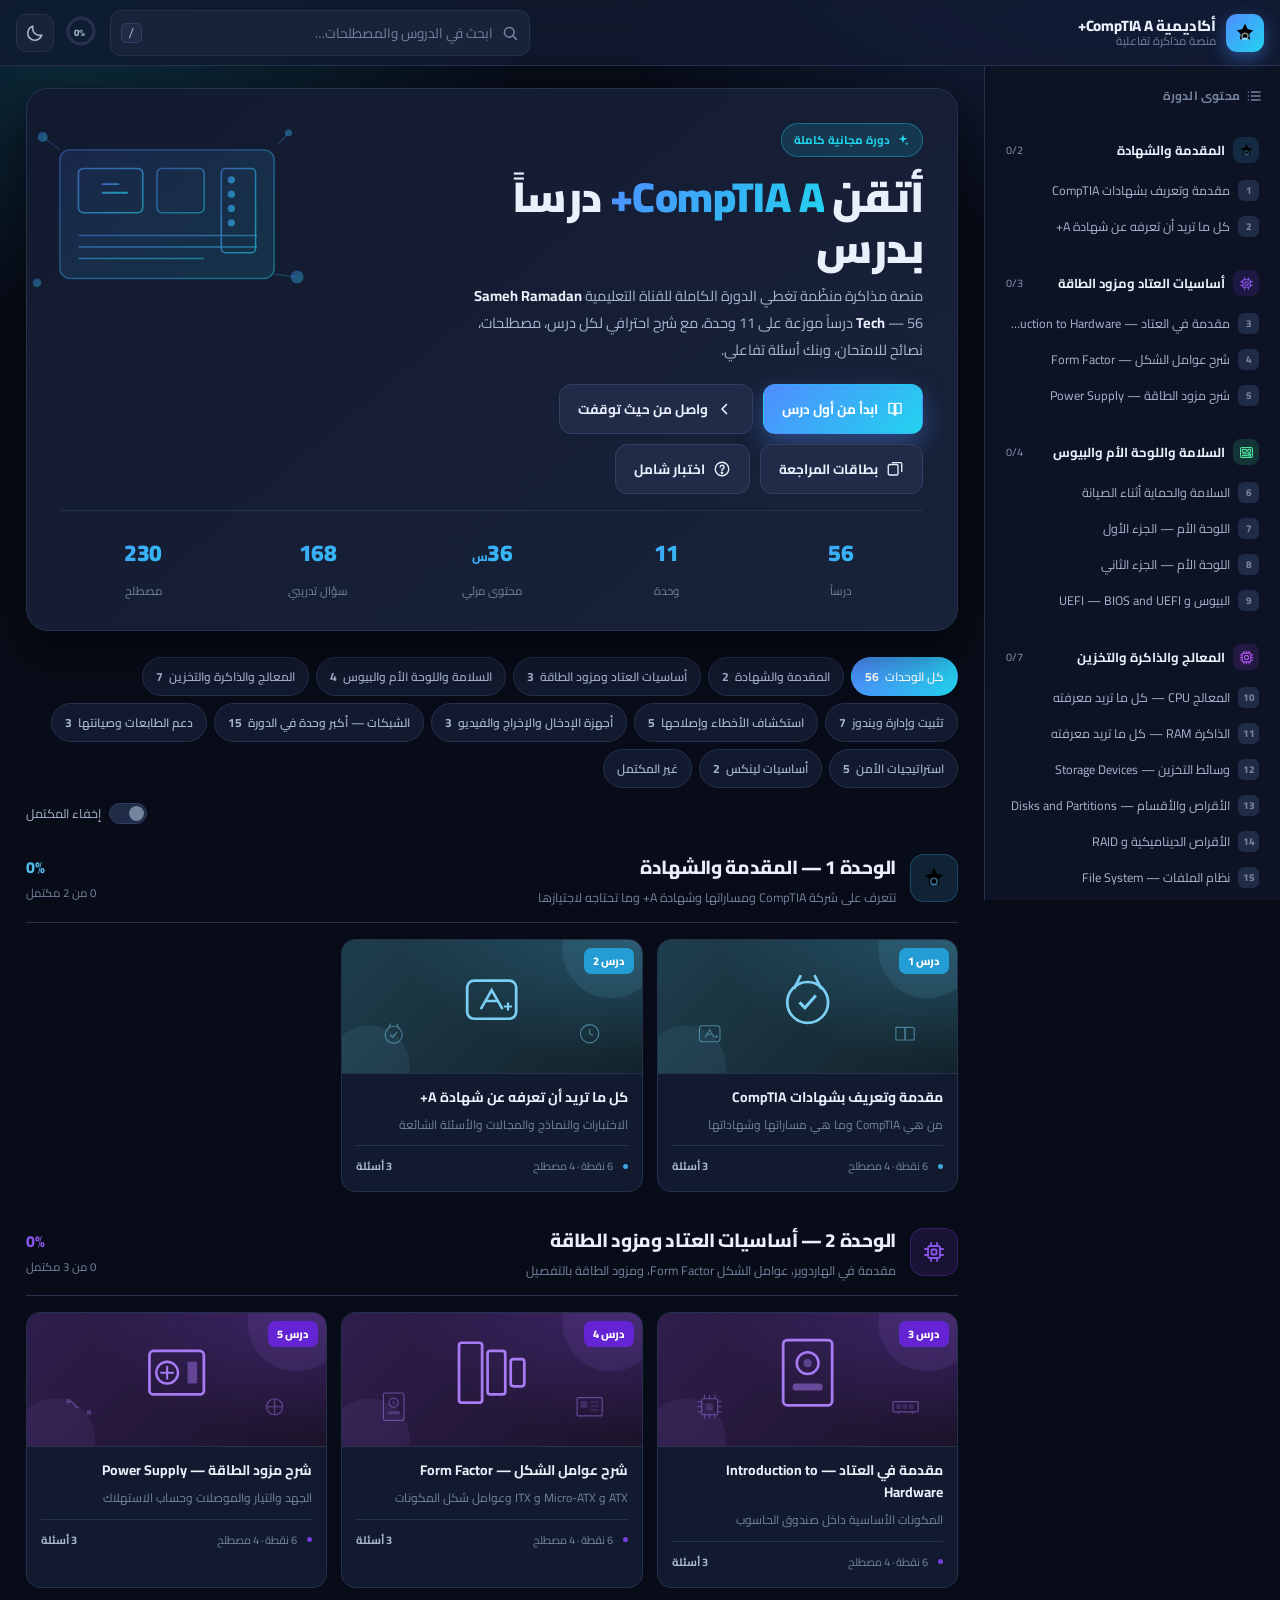
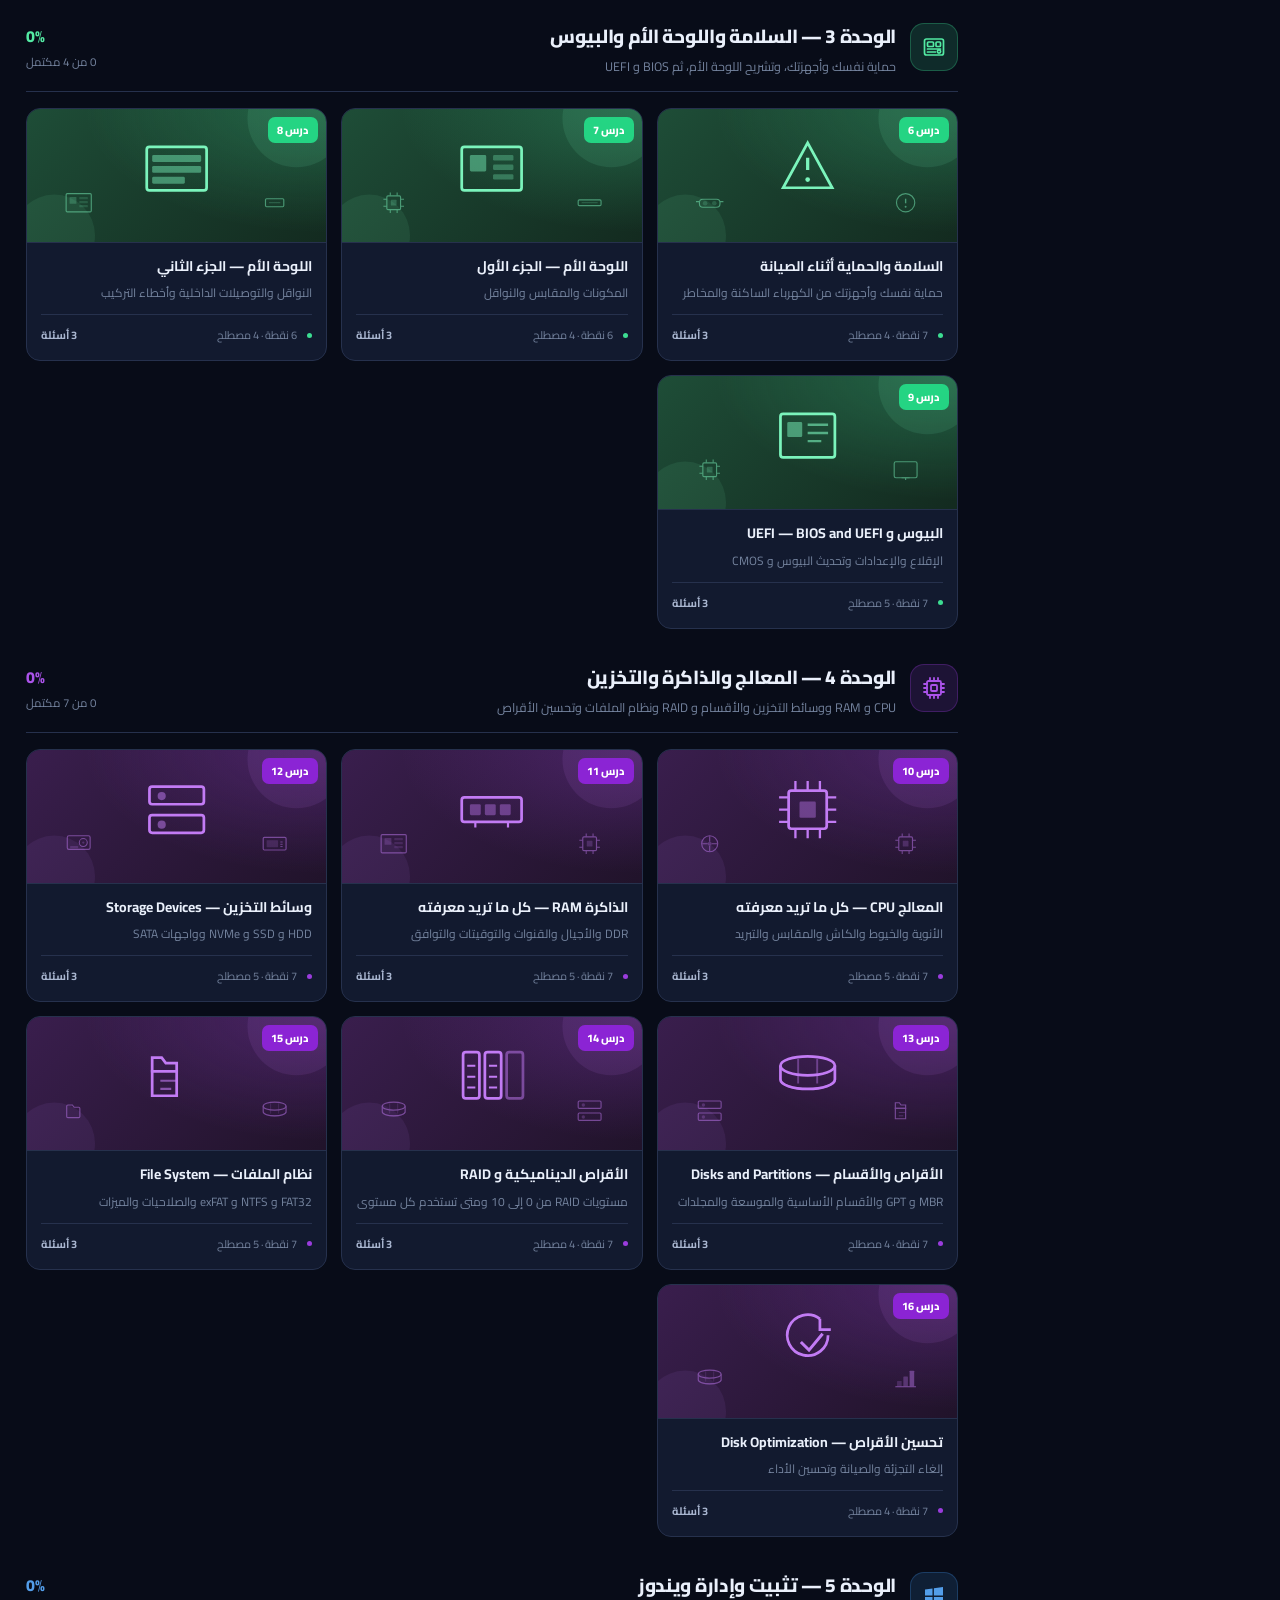
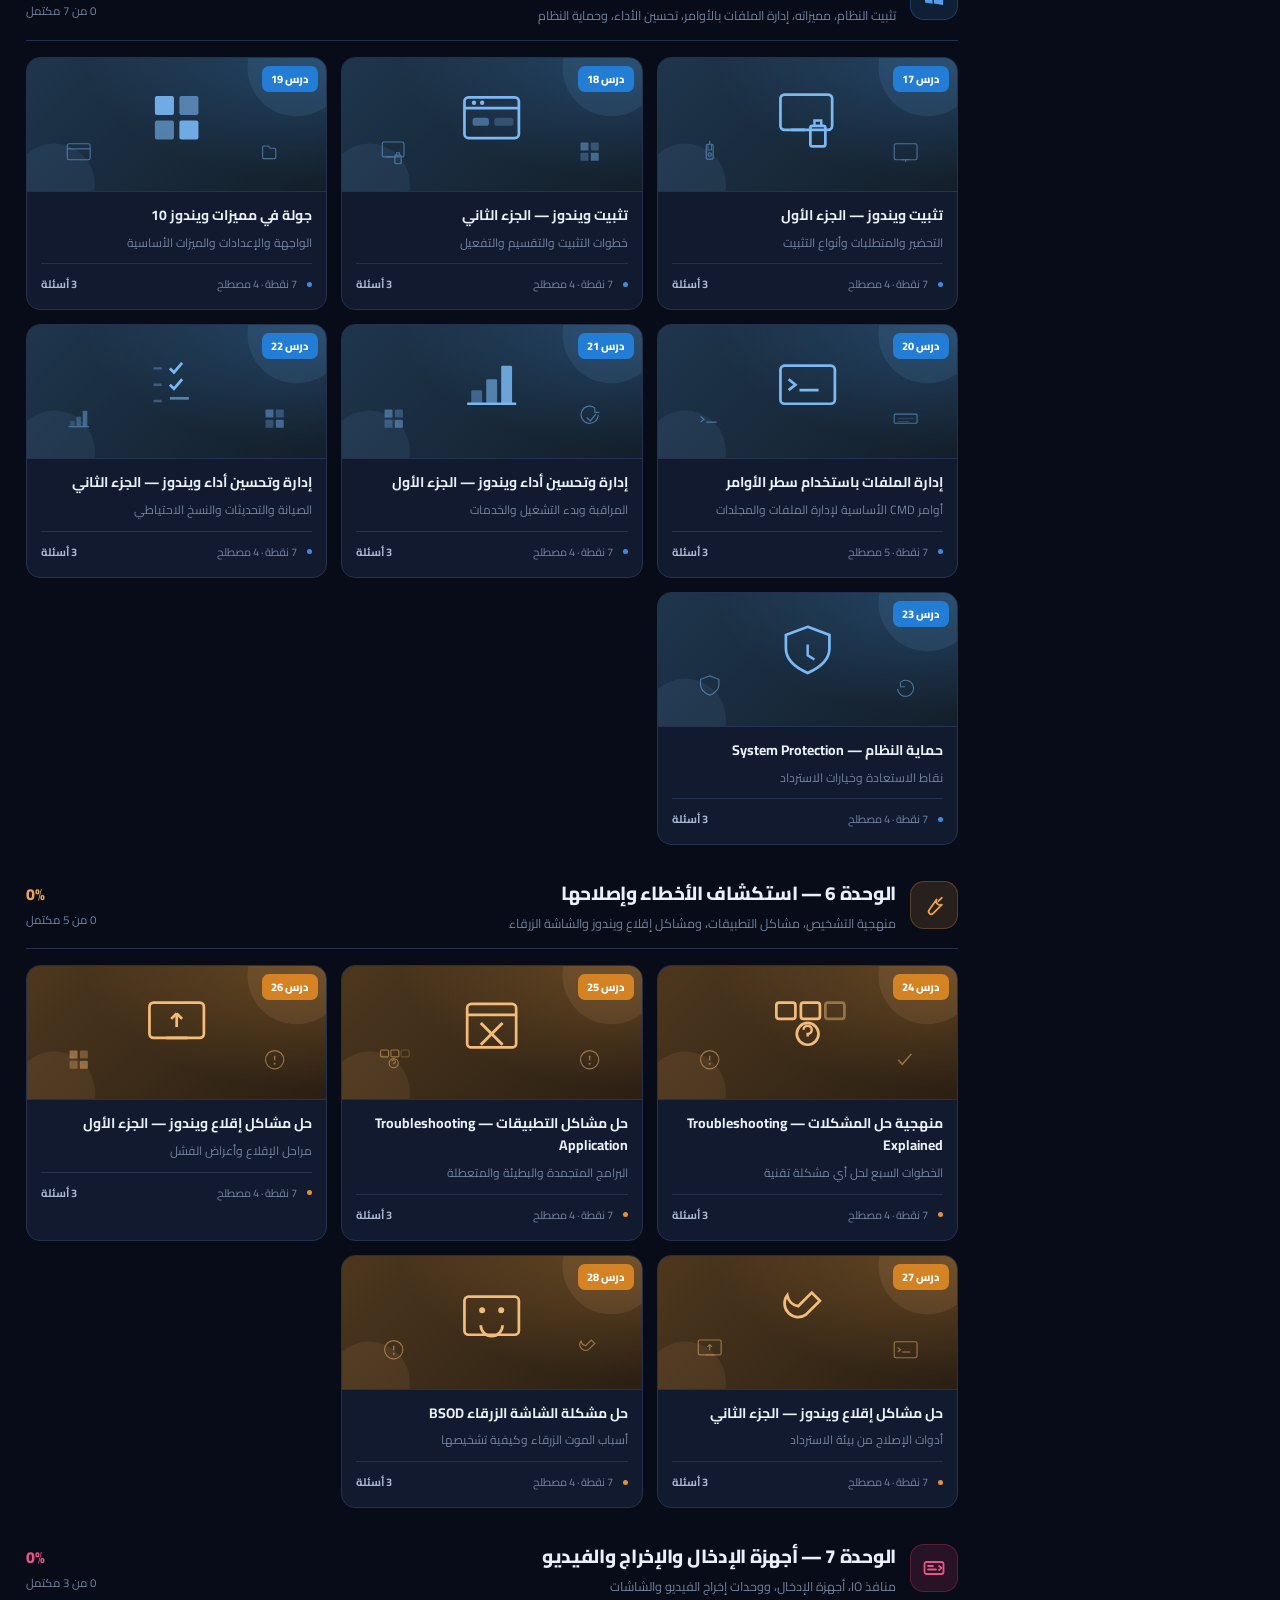
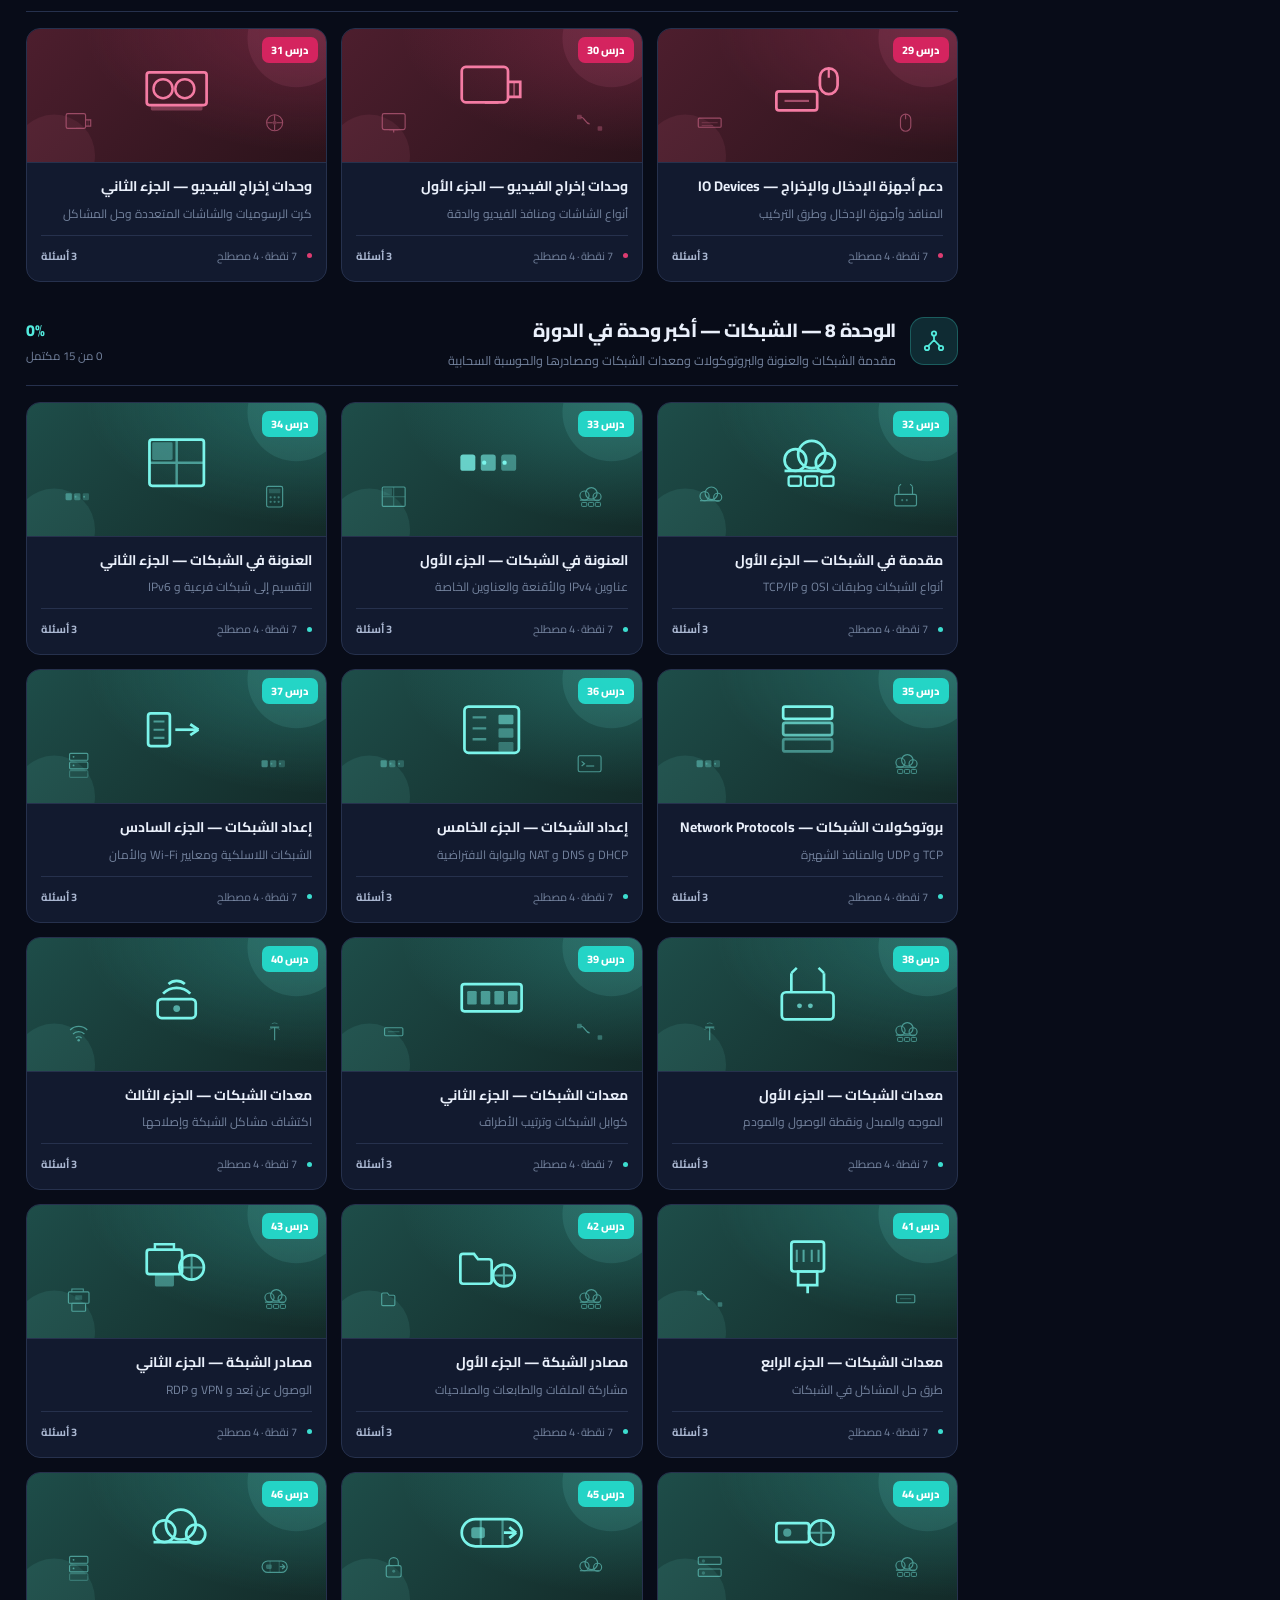
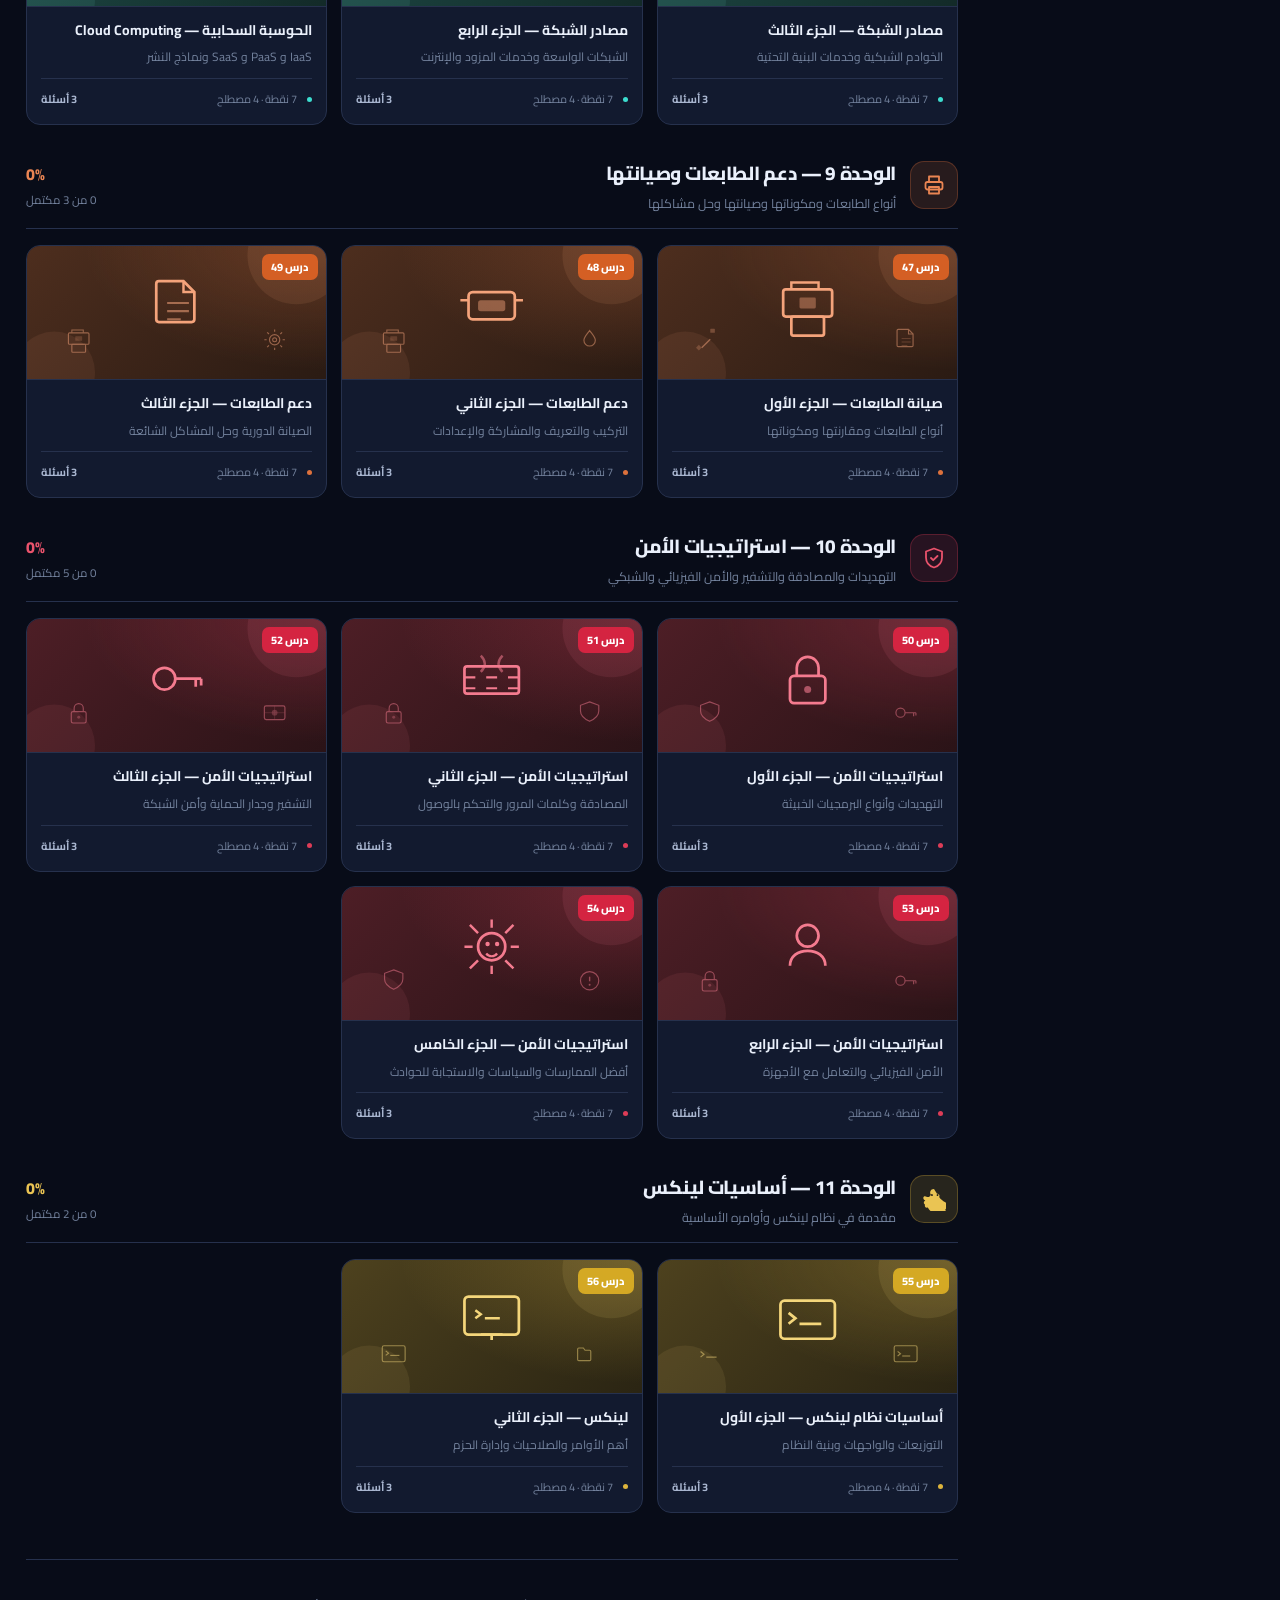
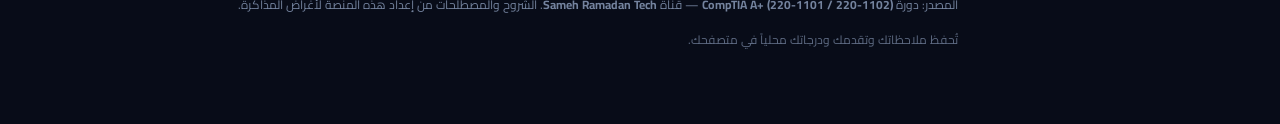
<file: index.html>
<!DOCTYPE html>
<html lang="ar" dir="rtl" data-theme="dark">
<head>
<meta charset="utf-8">
<meta name="viewport" content="width=device-width, initial-scale=1">
<title>أكاديمية CompTIA A+ | دورة تفاعلية للمذاكرة (56 درساً)</title>
<meta name="description" content="منصة مذاكرة تفاعلية لدورة CompTIA A+ من قناة Sameh Ramadan Tech — 56 درساً مقسمة على 11 وحدة مع شروح ومصطلحات واختبارات وبطاقات مراجعة.">
<link rel="preconnect" href="https://fonts.googleapis.com">
<link rel="preconnect" href="https://fonts.gstatic.com" crossorigin>
<link href="https://fonts.googleapis.com/css2?family=Cairo:wght@300;400;600;700;900&family=JetBrains+Mono:wght@400;600&display=swap" rel="stylesheet">
<link rel="stylesheet" href="assets/css/style.css">
</head>
<body>

<!-- ============================ مكتبة الأيقونات ============================ -->
<svg style="display:none" aria-hidden="true">
  <defs>
    <g id="i-cert"><path d="M12 2 15 8l6 .9-4.4 4.3 1 6.1L12 16.4 6.4 19.3l1-6.1L3 8.9 9 8z"/><circle cx="12" cy="15.5" r="3.2" fill="none" stroke="currentColor" stroke-width="1.6" opacity=".55"/></g>
    <g id="i-chip" fill="none" stroke="currentColor" stroke-width="1.8" stroke-linecap="round"><rect x="6" y="6" width="12" height="12" rx="2"/><rect x="9.5" y="9.5" width="5" height="5" rx="1"/><path d="M9 3v3M15 3v3M9 18v3M15 18v3M3 9h3M3 15h3M18 9h3M18 15h3"/></g>
    <g id="i-board" fill="none" stroke="currentColor" stroke-width="1.7" stroke-linecap="round"><rect x="2.5" y="4" width="19" height="16" rx="2"/><rect x="5.5" y="7" width="6" height="4.5" rx="1"/><rect x="14" y="7" width="4.5" height="4.5" rx="1"/><path d="M5.5 14h13M5.5 17h8"/><circle cx="17" cy="16.5" r="1.6"/></g>
    <g id="i-cpu" fill="none" stroke="currentColor" stroke-width="1.8" stroke-linecap="round"><rect x="5" y="5" width="14" height="14" rx="1.5"/><rect x="9" y="9" width="6" height="6" rx="1"/><path d="M8 2v3M12 2v3M16 2v3M8 19v3M12 19v3M16 19v3M2 8h3M2 12h3M2 16h3M19 8h3M19 12h3M19 16h3"/></g>
    <g id="i-windows" fill="currentColor"><path d="M3 5.5 10.5 4.4V11.6H3z"/><path d="M11.9 4.2 21 3v8.5h-9.1z"/><path d="M3 12.9h7.5v6.8L3 18.6z"/><path d="M11.9 12.9H21V21l-9.1-1.4z"/></g>
    <g id="i-wrench" fill="none" stroke="currentColor" stroke-width="1.8" stroke-linecap="round" stroke-linejoin="round"><path d="M14.6 6.4a3.9 3.9 0 0 0 5.3 5.2l-8.7 8.7a2.6 2.6 0 0 1-3.7-3.7z"/><path d="m16.4 8.2 3.4-3.4"/></g>
    <g id="i-io" fill="none" stroke="currentColor" stroke-width="1.8" stroke-linecap="round" stroke-linejoin="round"><rect x="2.5" y="6" width="19" height="12" rx="2"/><path d="M6 10h5M6 13.5h8"/><path d="m17 10 2.5 2-2.5 2"/></g>
    <g id="i-network" fill="none" stroke="currentColor" stroke-width="1.8" stroke-linecap="round"><circle cx="12" cy="4.5" r="2.2"/><circle cx="5" cy="19" r="2.2"/><circle cx="19" cy="19" r="2.2"/><path d="M12 6.7v4.3M12 11 6.2 17.2M12 11l5.8 6.2"/></g>
    <g id="i-printer" fill="none" stroke="currentColor" stroke-width="1.8" stroke-linecap="round" stroke-linejoin="round"><path d="M7 9V3.5h10V9"/><rect x="3.5" y="9" width="17" height="7.5" rx="2"/><path d="M7 14h10v6.5H7z"/></g>
    <g id="i-shield" fill="none" stroke="currentColor" stroke-width="1.8" stroke-linecap="round" stroke-linejoin="round"><path d="M12 2.5 20 5.5v6c0 5-3.4 8.6-8 10-4.6-1.4-8-5-8-10v-6z"/><path d="m9 12 2.2 2.2L15.5 10"/></g>
    <g id="i-linux" fill="currentColor"><path d="M12 2c-1.9 0-3 .8-3.6 2.2-.5 1.2-.2 2.4.4 3.6-.7 1.6-1.6 2.3-2.6 2.3-1.3 0-2.2-.9-3.2-.9-1 0-1.7.7-1.7 1.7 0 1 .8 1.9 2 2.6-1 .6-1.5 1.4-1.5 2.3 0 .8.5 1.5 1.3 1.9-.4.8-.4 1.6.1 2.2.6.7 1.6.9 2.6.6 2.6 4.6 6.6 6.7 10.4 6.6.6 0 1.3-.2 2-.7 1.4 1 3 .9 4.2-.1 1.3-1.1 1.6-2.8.9-4.1 1.4-.8 2.3-2 2.3-3.4 0-1.6-1.3-3-3.2-4l-.6-.4c-1.6-1.1-3.4-2.4-4.6-4.4.3-.6.4-1.2.2-1.8-.3-1-1.2-1.5-2.4-1.5zM9 7.6c.3-.4.8-.6 1.3-.4.5.2.7.7.5 1.2-.2.5-.7.7-1.2.5-.5-.2-.8-.8-.6-1.3zM15.2 7.2c.5-.2 1 0 1.2.5.2.5 0 1.1-.5 1.3-.5.2-1 0-1.2-.5-.2-.5 0-1.1.5-1.3z"/></g>
    <g id="i-check" fill="none" stroke="currentColor" stroke-width="2.6" stroke-linecap="round" stroke-linejoin="round"><path d="m4.5 12.5 5 5 10-11"/></g>
    <g id="i-search" fill="none" stroke="currentColor" stroke-width="2" stroke-linecap="round"><circle cx="11" cy="11" r="6.5"/><path d="m16 16 4.5 4.5"/></g>
    <g id="i-sun" fill="none" stroke="currentColor" stroke-width="1.9" stroke-linecap="round"><circle cx="12" cy="12" r="4.2"/><path d="M12 2.5v2.2M12 19.3v2.2M2.5 12h2.2M19.3 12h2.2M5.3 5.3l1.6 1.6M17.1 17.1l1.6 1.6M18.7 5.3l-1.6 1.6M6.9 17.1l-1.6 1.6"/></g>
    <g id="i-moon" fill="none" stroke="currentColor" stroke-width="1.9" stroke-linejoin="round"><path d="M20 14.5A8.5 8.5 0 0 1 9.5 4a8.5 8.5 0 1 0 10.5 10.5z"/></g>
    <g id="i-close" fill="none" stroke="currentColor" stroke-width="2.2" stroke-linecap="round"><path d="M6 6l12 12M18 6 6 18"/></g>
    <g id="i-menu" fill="none" stroke="currentColor" stroke-width="2.1" stroke-linecap="round"><path d="M4 7h16M4 12h16M4 17h16"/></g>
    <g id="i-book" fill="none" stroke="currentColor" stroke-width="1.8" stroke-linejoin="round"><path d="M4 4.5h6a3 3 0 0 1 3 3V20a2.5 2.5 0 0 0-2.5-2.5H4z"/><path d="M20 4.5h-6a3 3 0 0 0-3 3V20a2.5 2.5 0 0 1 2.5-2.5H20z"/></g>
    <g id="i-cards" fill="none" stroke="currentColor" stroke-width="1.8" stroke-linejoin="round"><rect x="3" y="6" width="13" height="14" rx="2"/><path d="M8 3.5h11.5a1.5 1.5 0 0 1 1.5 1.5v11"/></g>
    <g id="i-quiz" fill="none" stroke="currentColor" stroke-width="1.8" stroke-linecap="round" stroke-linejoin="round"><circle cx="12" cy="12" r="9"/><path d="M9.5 9.5A2.6 2.6 0 1 1 12 12.2V14"/><circle cx="12" cy="17" r=".9" fill="currentColor"/></g>
    <g id="i-note" fill="none" stroke="currentColor" stroke-width="1.8" stroke-linecap="round" stroke-linejoin="round"><path d="M5 3.5h9l5 5v12a1 1 0 0 1-1 1H5a1 1 0 0 1-1-1v-16a1 1 0 0 1 1-1z"/><path d="M14 3.5v5.5h5.5M8 13h8M8 17h5"/></g>
    <g id="i-star" fill="currentColor"><path d="m12 3 2.7 5.6 6.1.9-4.4 4.3 1 6.1L12 17l-5.4 2.9 1-6.1L3.2 9.5l6.1-.9z"/></g>
    <g id="i-arrow" fill="none" stroke="currentColor" stroke-width="2.2" stroke-linecap="round" stroke-linejoin="round"><path d="M14 6l-6 6 6 6"/></g>
    <g id="i-list" fill="none" stroke="currentColor" stroke-width="2" stroke-linecap="round"><path d="M8 6h13M8 12h13M8 18h13M3.5 6h.01M3.5 12h.01M3.5 18h.01"/></g>
    <g id="i-spark" fill="currentColor"><path d="M12 2.5l1.9 5.6 5.6 1.9-5.6 1.9L12 17.5l-1.9-5.6L4.5 10l5.6-1.9zM18.5 15.5l.8 2.2 2.2.8-2.2.8-.8 2.2-.8-2.2-2.2-.8 2.2-.8z"/></g>
  </defs>
</svg>

<!-- ============================ الشريط العلوي ============================ -->
<header class="topbar">
  <button class="icon-btn only-mobile" id="btnMenu" aria-label="القائمة"><svg viewBox="0 0 24 24" width="22" height="22"><use href="#i-menu"/></svg></button>

  <a class="brand" href="#top">
    <span class="brand-mark"><svg viewBox="0 0 24 24" width="22" height="22"><use href="#i-cert"/></svg></span>
    <span class="brand-txt"><b>أكاديمية CompTIA A+</b><small>منصة مذاكرة تفاعلية</small></span>
  </a>

  <div class="search-wrap">
    <svg class="s-ico" viewBox="0 0 24 24" width="18" height="18"><use href="#i-search"/></svg>
    <input type="search" id="search" placeholder="ابحث في الدروس والمصطلحات…" autocomplete="off">
    <kbd>/</kbd>
  </div>

  <div class="top-actions">
    <div class="prog-pill" title="تقدمك في الدورة">
      <svg viewBox="0 0 36 36" width="30" height="30" class="ring">
        <circle cx="18" cy="18" r="15.5" class="ring-bg"/>
        <circle cx="18" cy="18" r="15.5" class="ring-fg" id="ringFg"/>
      </svg>
      <span id="progTxt">0%</span>
    </div>
    <button class="icon-btn" id="btnTheme" aria-label="تبديل المظهر"><svg viewBox="0 0 24 24" width="20" height="20"><use href="#i-moon" id="themeIco"/></svg></button>
  </div>
</header>

<!-- ============================ التخطيط ============================ -->
<div class="layout" id="top">

  <aside class="sidebar" id="sidebar">
    <div class="side-head">
      <span><svg viewBox="0 0 24 24" width="16" height="16"><use href="#i-list"/></svg> محتوى الدورة</span>
      <button class="icon-btn sm only-mobile" id="btnCloseSide" aria-label="إغلاق"><svg viewBox="0 0 24 24" width="18" height="18"><use href="#i-close"/></svg></button>
    </div>
    <nav id="sideNav" class="side-nav"></nav>
    <div class="side-foot">
      <button class="ghost-btn danger" id="btnReset">تصفير التقدم</button>
    </div>
  </aside>

  <main class="main">

    <!-- الواجهة -->
    <section class="hero">
      <div class="hero-txt">
        <span class="badge"><svg viewBox="0 0 24 24" width="14" height="14"><use href="#i-spark"/></svg> دورة مجانية كاملة</span>
        <h1>أتقن <span class="grad">CompTIA A+</span> درساً بدرس</h1>
        <p>منصة مذاكرة منظّمة تغطي الدورة الكاملة للقناة التعليمية <b>Sameh Ramadan Tech</b> — 56 درساً موزعة على 11 وحدة، مع شرح احترافي لكل درس، مصطلحات، نصائح للامتحان، وبنك أسئلة تفاعلي.</p>
        <div class="hero-cta">
          <button class="btn primary" id="btnStart"><svg viewBox="0 0 24 24" width="18" height="18"><use href="#i-book"/></svg> ابدأ من أول درس</button>
          <button class="btn" id="btnContinue"><svg viewBox="0 0 24 24" width="18" height="18"><use href="#i-arrow"/></svg> واصل من حيث توقفت</button>
          <button class="btn" id="btnCardsMode"><svg viewBox="0 0 24 24" width="18" height="18"><use href="#i-cards"/></svg> بطاقات المراجعة</button>
          <button class="btn" id="btnExamMode"><svg viewBox="0 0 24 24" width="18" height="18"><use href="#i-quiz"/></svg> اختبار شامل</button>
        </div>
      </div>

      <div class="hero-stats">
        <div class="stat"><b id="stLessons">56</b><span>درساً</span></div>
        <div class="stat"><b id="stModules">11</b><span>وحدة</span></div>
        <div class="stat"><b>36<small>س</small></b><span>محتوى مرئي</span></div>
        <div class="stat"><b id="stQuiz">168</b><span>سؤال تدريبي</span></div>
        <div class="stat"><b id="stTerms">230</b><span>مصطلح</span></div>
      </div>

      <svg class="hero-art" viewBox="0 0 420 300" aria-hidden="true">
        <defs>
          <linearGradient id="hg1" x1="0" y1="0" x2="1" y2="1">
            <stop offset="0" stop-color="var(--c1)"/><stop offset="1" stop-color="var(--c2)"/>
          </linearGradient>
        </defs>
        <g opacity=".9">
          <rect x="60" y="70" width="300" height="180" rx="14" fill="url(#hg1)" opacity=".16"/>
          <rect x="60" y="70" width="300" height="180" rx="14" fill="none" stroke="url(#hg1)" stroke-width="2" opacity=".55"/>
          <rect x="86" y="96" width="90" height="62" rx="7" fill="none" stroke="url(#hg1)" stroke-width="2.2" opacity=".8"/>
          <rect x="196" y="96" width="66" height="62" rx="7" fill="none" stroke="url(#hg1)" stroke-width="2.2" opacity=".65"/>
          <g stroke="url(#hg1)" stroke-width="2" opacity=".7">
            <path d="M86 190h250M86 206h250M86 222h176"/>
          </g>
          <rect x="286" y="96" width="48" height="118" rx="6" fill="none" stroke="url(#hg1)" stroke-width="2.2" opacity=".8"/>
          <g fill="url(#hg1)" opacity=".85">
            <circle cx="300" cy="112" r="5"/><circle cx="300" cy="132" r="5"/><circle cx="300" cy="152" r="5"/><circle cx="300" cy="172" r="5"/>
          </g>
          <g stroke="url(#hg1)" stroke-width="2.6" stroke-linecap="round" opacity=".9">
            <path d="M120 118h22M120 130h34"/>
          </g>
          <g fill="url(#hg1)" opacity=".5">
            <circle cx="36" cy="52" r="7"/><circle cx="392" cy="248" r="9"/><circle cx="380" cy="46" r="5"/>
            <circle cx="28" cy="256" r="6"/>
          </g>
          <g stroke="url(#hg1)" stroke-width="1.6" opacity=".35" fill="none">
            <path d="M36 52 60 70M392 248l-32-4M380 46l-14 16"/>
          </g>
        </g>
      </svg>
    </section>

    <!-- شريط الأدوات -->
    <div class="toolbar">
      <div class="chips" id="chips"></div>
      <div class="tool-right">
        <label class="switch"><input type="checkbox" id="hideDone"><span></span> إخفاء المكتمل</label>
      </div>
    </div>

    <div id="modules" class="modules"></div>

    <footer class="foot">
      <p>المصدر: دورة <b>CompTIA A+ (220-1101 / 220-1102)</b> — قناة <b>Sameh Ramadan Tech</b>. الشروح والمصطلحات من إعداد هذه المنصة لأغراض المذاكرة.</p>
      <p class="mute">تُحفظ ملاحظاتك وتقدمك ودرجاتك محلياً في متصفحك.</p>
    </footer>
  </main>
</div>

<!-- ============================ نافذة الدرس ============================ -->
<div class="overlay" id="overlay"></div>
<section class="drawer" id="drawer" aria-hidden="true">
  <header class="drawer-head">
    <div class="dh-info">
      <span class="dh-mod" id="dhMod"></span>
      <h2 id="dhTitle"></h2>
      <div class="dh-meta">
        <span>الدرس <b id="dhNum"></b></span>
      </div>
    </div>
    <div class="dh-actions">
      <button class="icon-btn" id="btnPrev" aria-label="السابق"><svg viewBox="0 0 24 24" width="20" height="20"><use href="#i-arrow"/></svg></button>
      <button class="icon-btn" id="btnNext" aria-label="التالي" style="transform:scaleX(-1)"><svg viewBox="0 0 24 24" width="20" height="20"><use href="#i-arrow"/></svg></button>
      <button class="icon-btn" id="btnCloseDrawer" aria-label="إغلاق"><svg viewBox="0 0 24 24" width="22" height="22"><use href="#i-close"/></svg></button>
    </div>
  </header>

  <nav class="tabs" id="tabs">
    <button data-tab="explain" class="tab active"><svg viewBox="0 0 24 24" width="16" height="16"><use href="#i-book"/></svg> الشرح</button>
    <button data-tab="terms" class="tab" id="tabTerms"><svg viewBox="0 0 24 24" width="16" height="16"><use href="#i-cards"/></svg> المصطلحات</button>
    <button data-tab="tips" class="tab"><svg viewBox="0 0 24 24" width="16" height="16"><use href="#i-star"/></svg> نصائح الامتحان</button>
    <button data-tab="quiz" class="tab" id="tabQuiz"><svg viewBox="0 0 24 24" width="16" height="16"><use href="#i-quiz"/></svg> اختبر نفسك</button>
    <button data-tab="notes" class="tab"><svg viewBox="0 0 24 24" width="16" height="16"><use href="#i-note"/></svg> ملاحظاتي</button>
  </nav>

  <div class="drawer-body" id="drawerBody"></div>

  <footer class="drawer-foot">
    <button class="btn" id="btnMark"><svg viewBox="0 0 24 24" width="18" height="18"><use href="#i-check"/></svg> <span id="markTxt">تعليم كمكتمل</span></button>
    <div class="df-spacer"></div>
    <span class="df-hint">اختصارات: <kbd>←</kbd> / <kbd>→</kbd> للتنقل · <kbd>Esc</kbd> للإغلاق</span>
  </footer>
</section>

<!-- ============================ نافذة الأوضاع العامة ============================ -->
<section class="drawer mode" id="modeDrawer" aria-hidden="true">
  <header class="drawer-head">
    <div class="dh-info"><h2 id="mdTitle"></h2><div class="dh-meta"><span id="mdSub"></span></div></div>
    <div class="dh-actions"><button class="icon-btn" id="btnCloseMode" aria-label="إغلاق"><svg viewBox="0 0 24 24" width="22" height="22"><use href="#i-close"/></svg></button></div>
  </header>
  <div class="drawer-body" id="modeBody"></div>
</section>

<script src="assets/js/data-1.js"></script>
<script src="assets/js/data-2.js"></script>
<script src="assets/js/data-3.js"></script>
<script src="assets/js/data-4.js"></script>
<script src="assets/js/art.js"></script>
<script src="assets/js/app.js"></script>
</body>
</html>
</file>
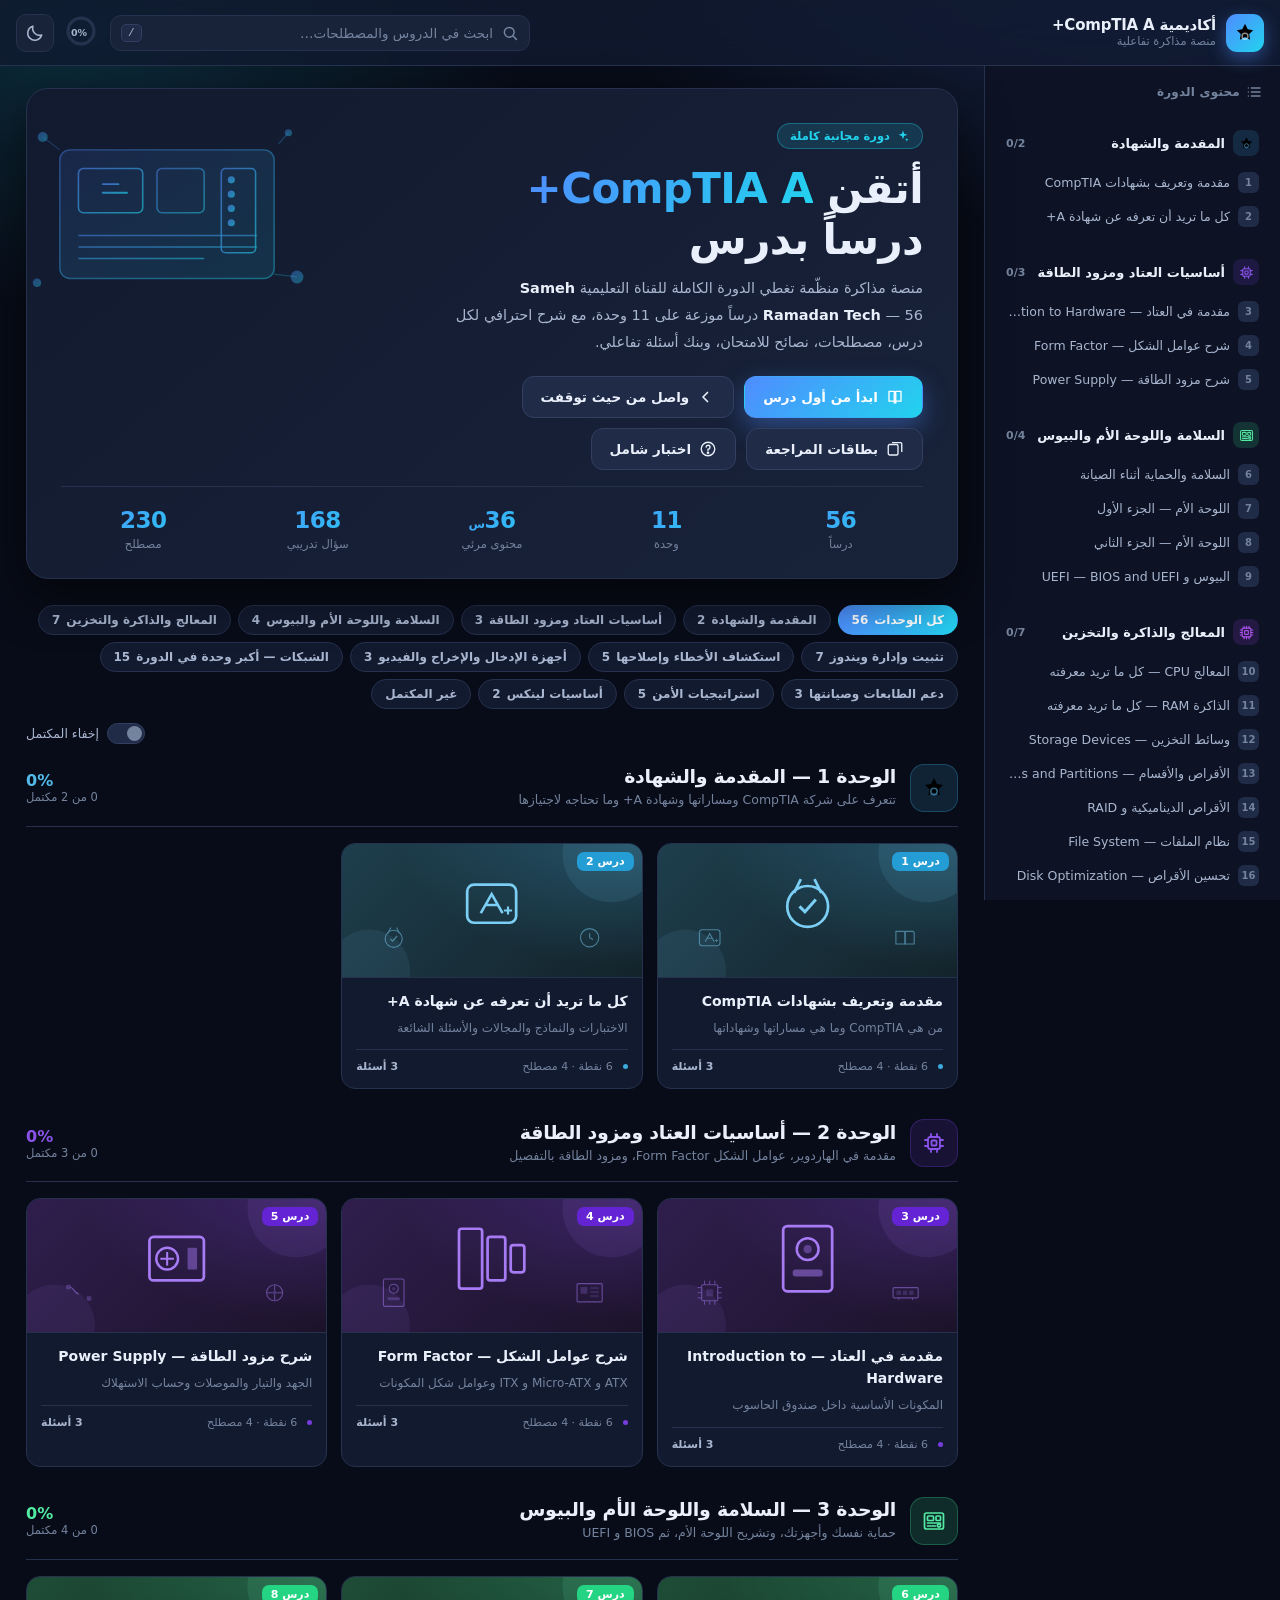
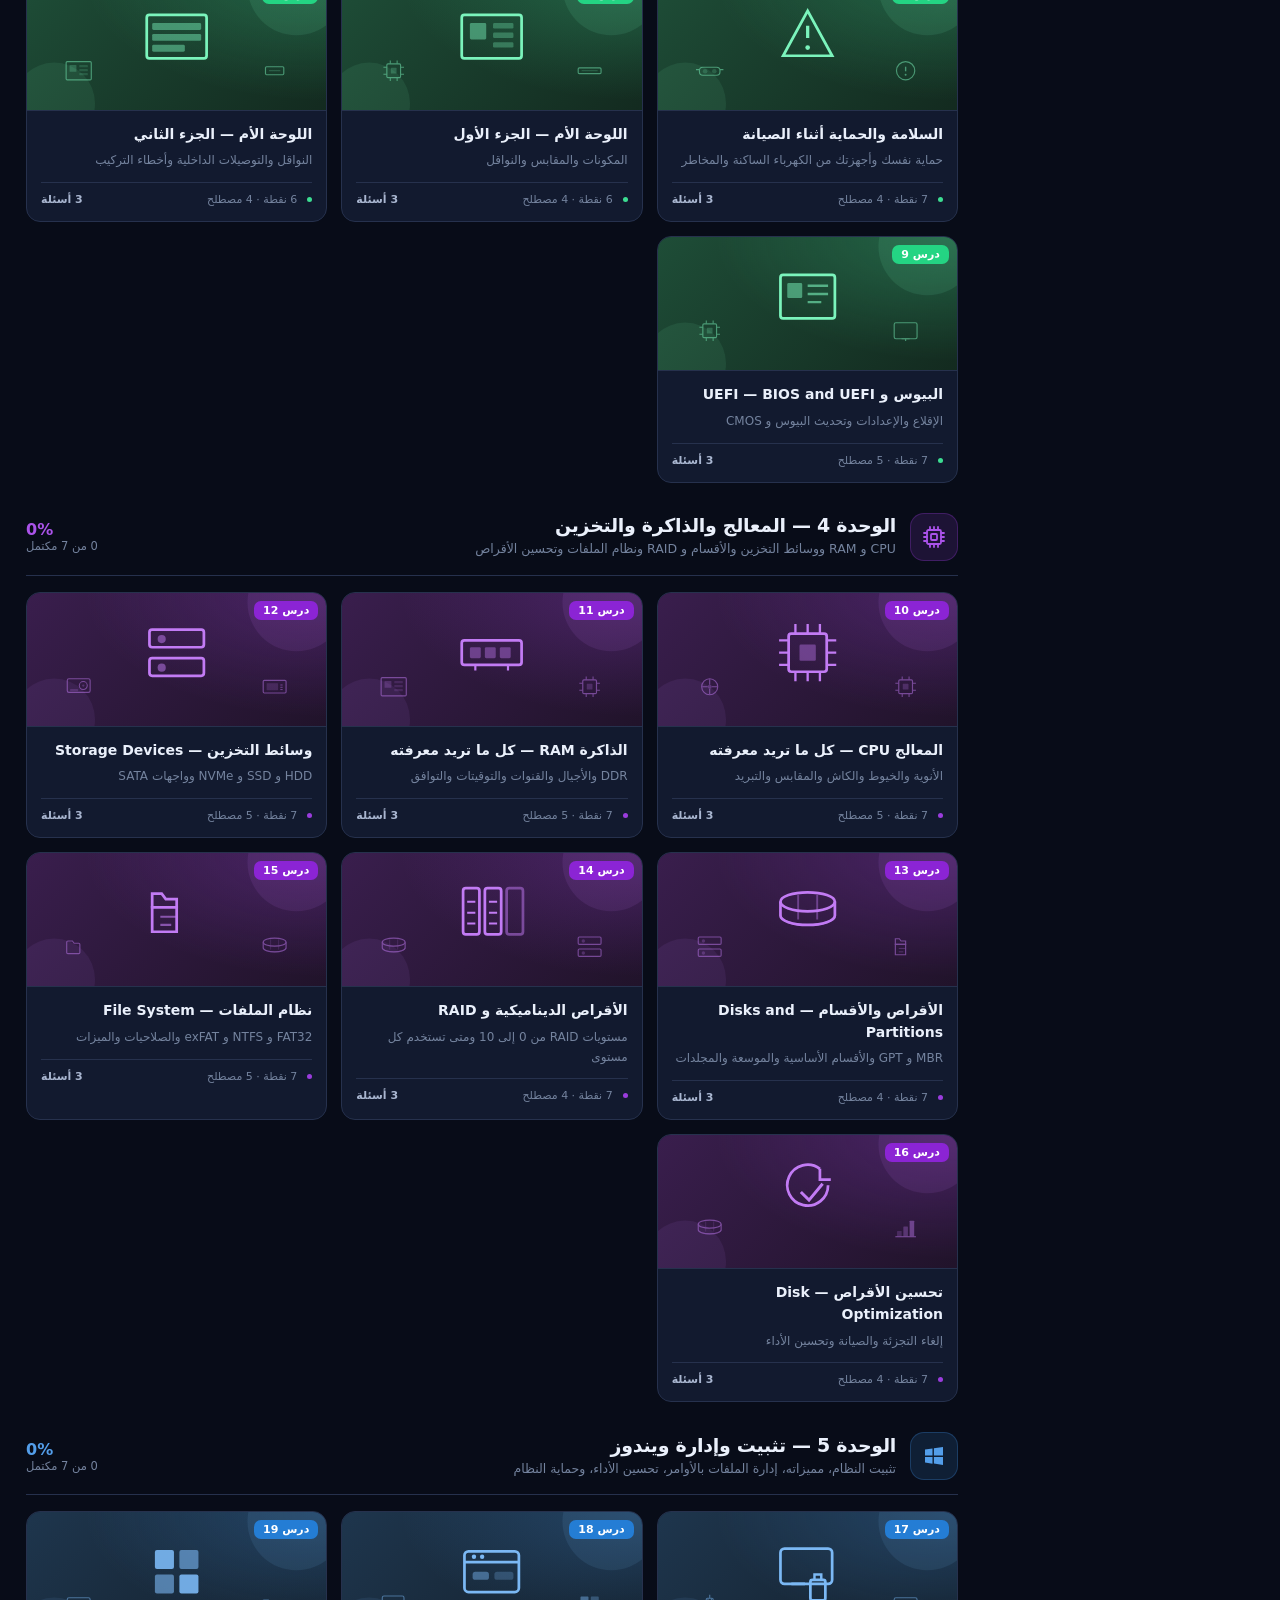
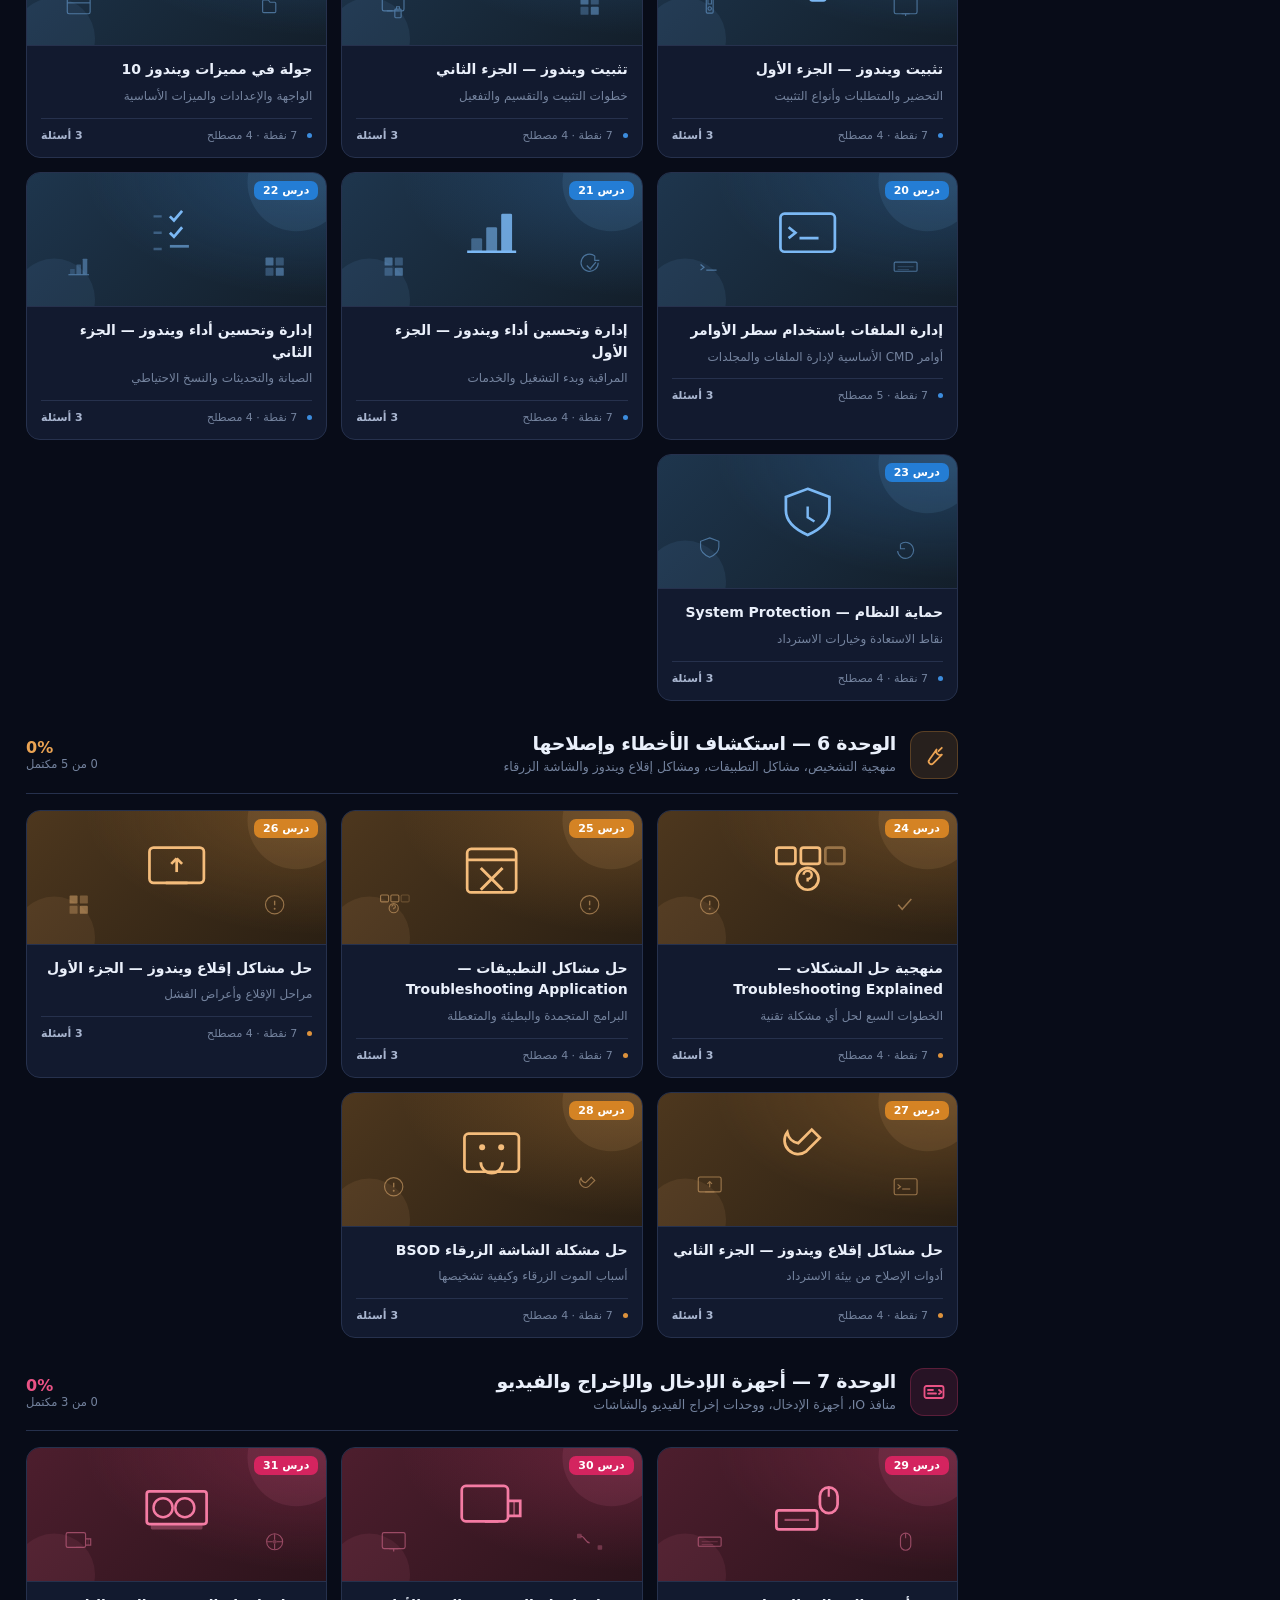
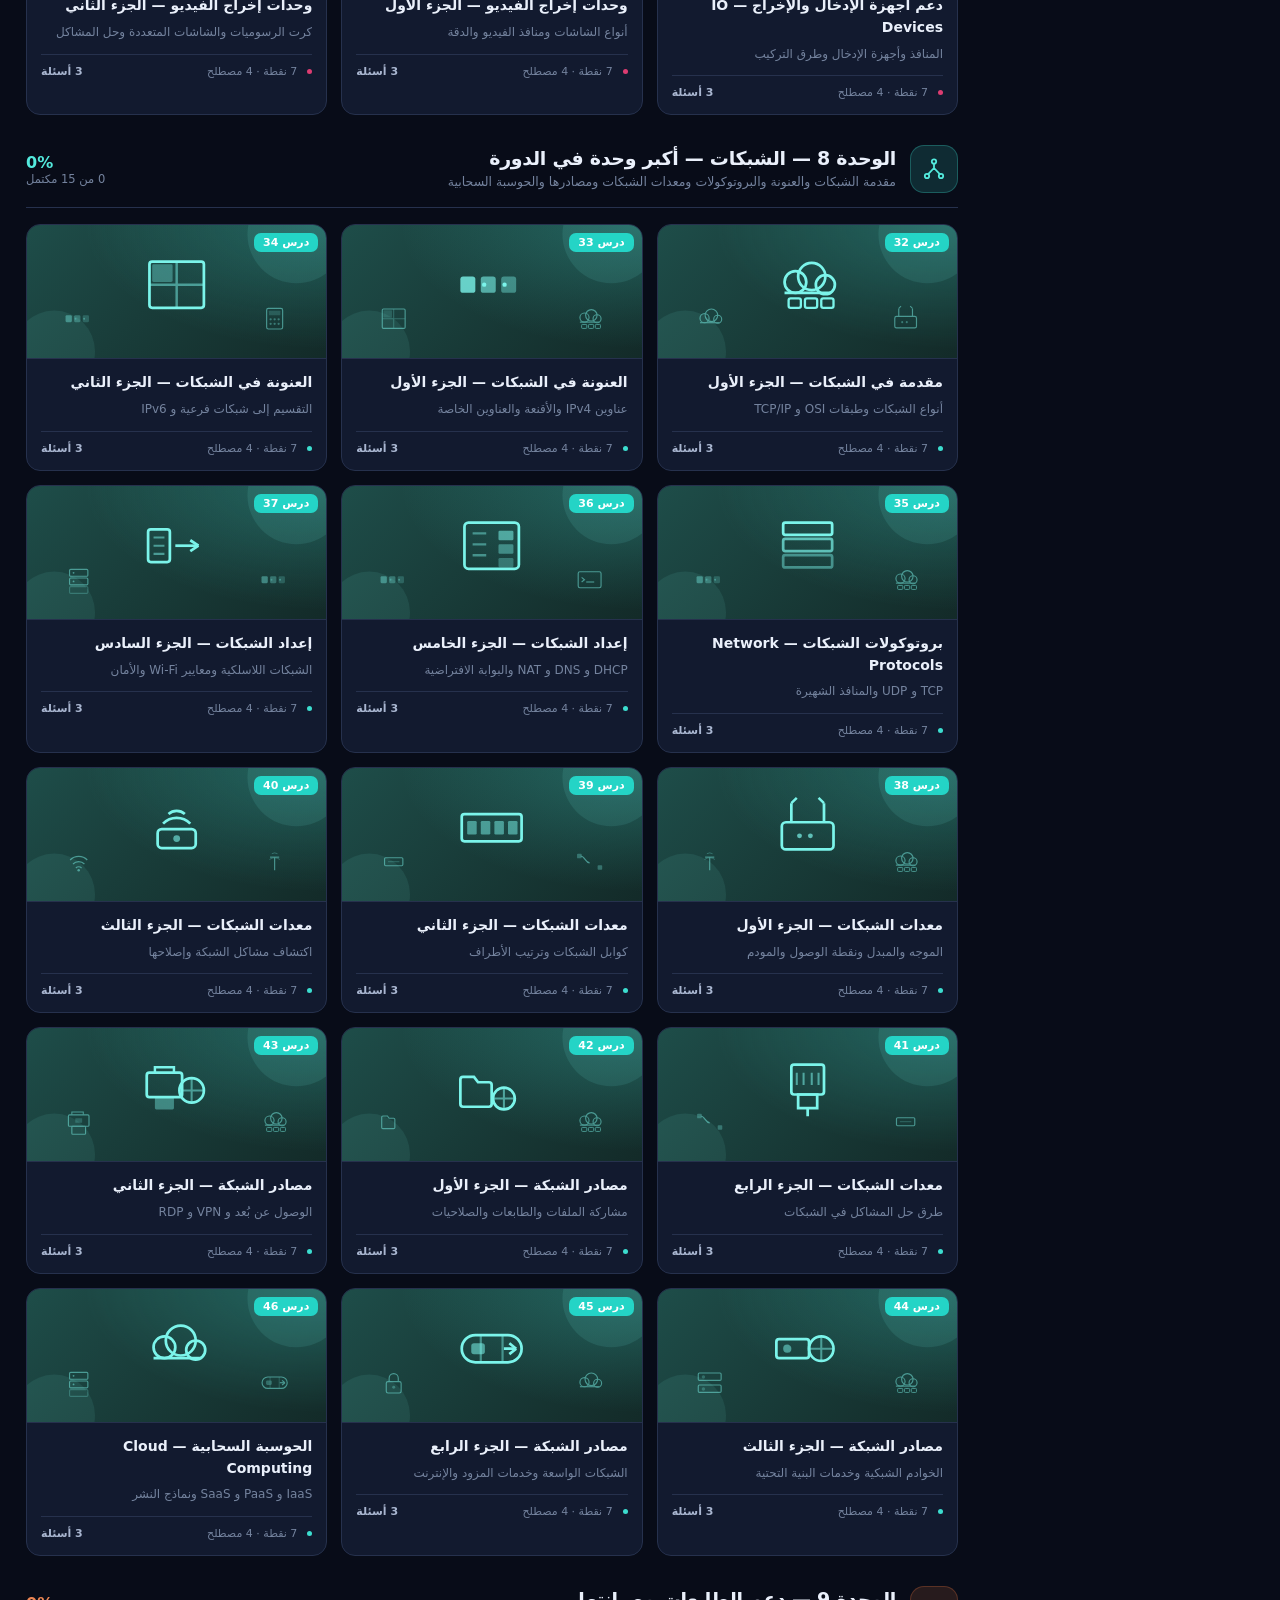
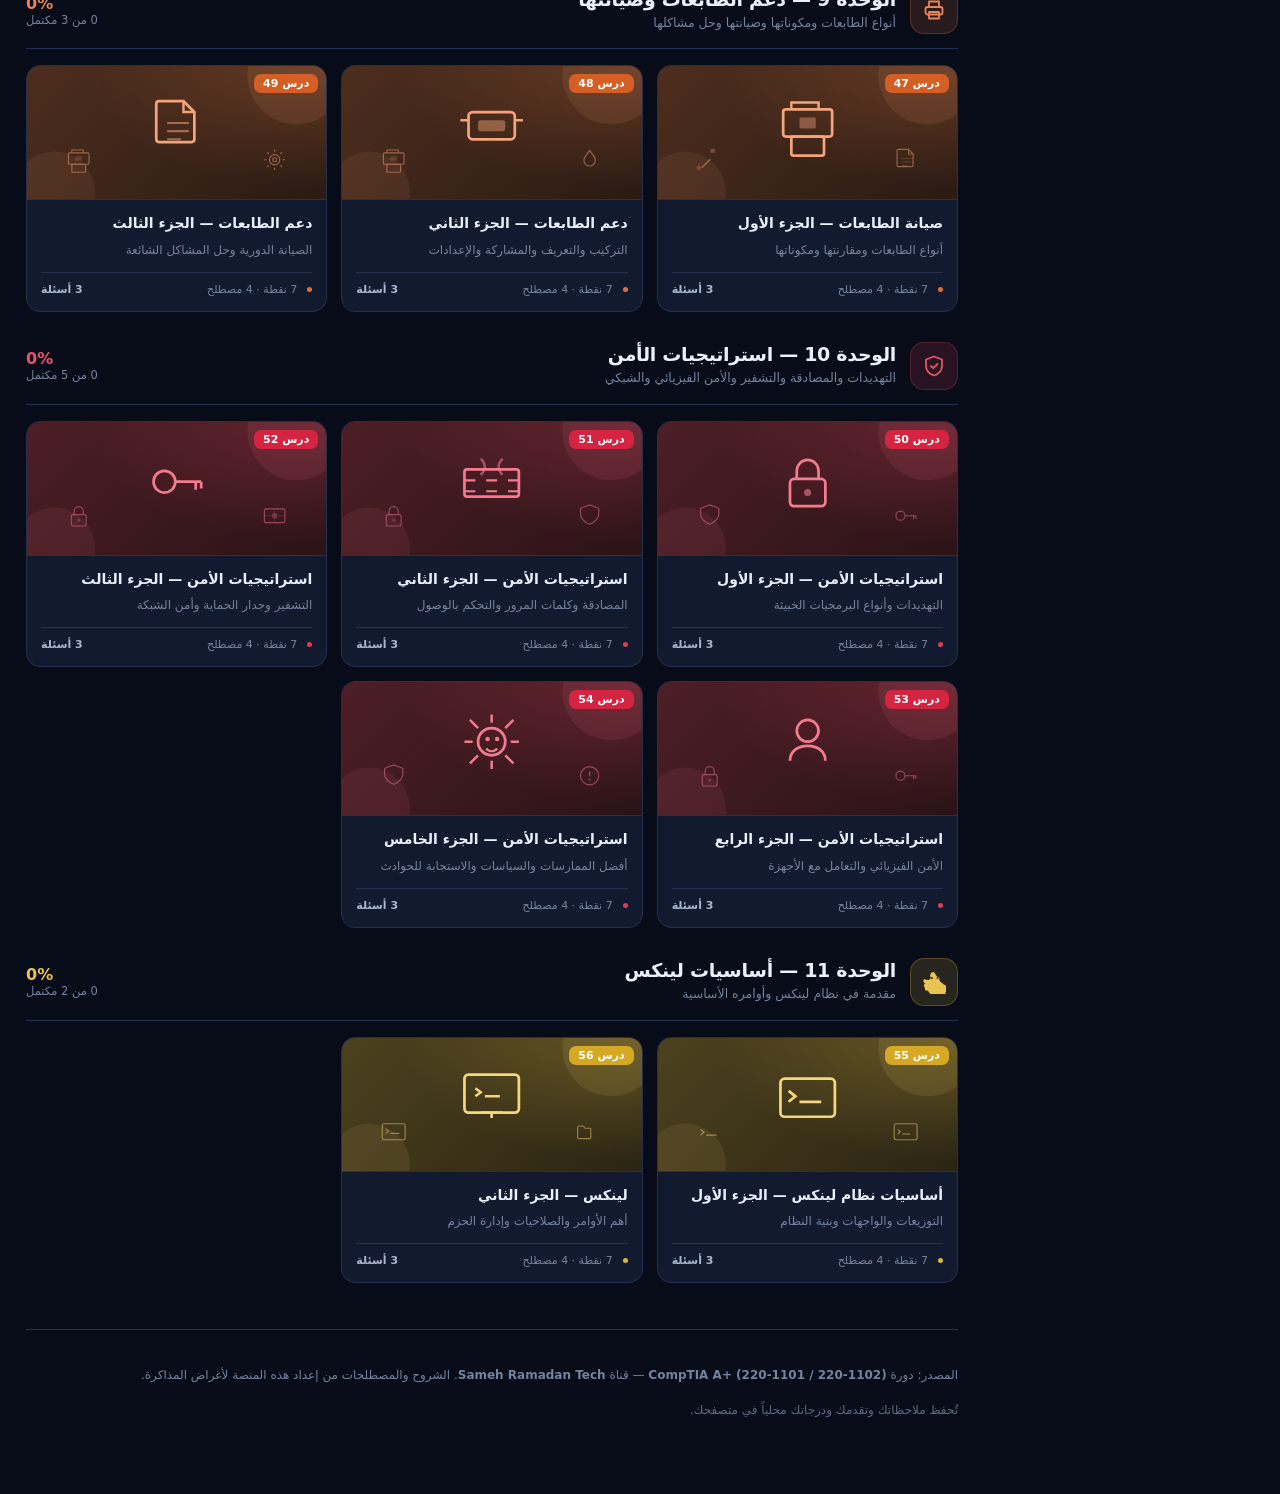
<file: github-upload/index.html>
<!DOCTYPE html>
<html lang="ar" dir="rtl" data-theme="dark">
<head>
<meta charset="utf-8">
<meta name="viewport" content="width=device-width, initial-scale=1">
<title>أكاديمية CompTIA A+ | دورة تفاعلية للمذاكرة (56 درساً)</title>
<meta name="description" content="منصة مذاكرة تفاعلية لدورة CompTIA A+ من قناة Sameh Ramadan Tech — 56 درساً مقسمة على 11 وحدة مع شروح ومصطلحات واختبارات وبطاقات مراجعة.">
<!-- لا اعتماد على خطوط خارجية: يعمل بدون إنترنت -->
<style>
/* ==========================================================================
   أكاديمية CompTIA A+ — ورقة الأنماط الرئيسية
   ========================================================================== */

:root{
  --font: "Cairo", "Segoe UI", "Noto Kufi Arabic", Tahoma, system-ui, sans-serif;
  --mono: "JetBrains Mono", ui-monospace, "Courier New", monospace;

  --c1: #4f8cff;
  --c2: #22d3ee;
  --ok: #22c55e;
  --warn: #f59e0b;
  --bad: #ef4444;

  --r-sm: 8px;
  --r: 14px;
  --r-lg: 22px;

  --topbar-h: 66px;
  --side-w: 296px;

  --ease: cubic-bezier(.4,0,.2,1);
}

/* ---------- الوضع الداكن (الافتراضي) ---------- */
[data-theme="dark"]{
  --bg: #080c18;
  --bg-2: #0d1324;
  --surface: #121a2f;
  --surface-2: #182239;
  --surface-3: #1f2b47;
  --line: #26314d;
  --line-2: #333f61;
  --txt: #eaf0fb;
  --txt-2: #a9b6d0;
  --txt-3: #74839e;
  --shadow: 0 18px 48px rgba(0,0,0,.55);
  --glass: rgba(18,26,47,.82);
  --ring-bg: #26314d;
  color-scheme: dark;
}
/* ---------- الوضع الفاتح ---------- */
[data-theme="light"]{
  --bg: #f2f5fb;
  --bg-2: #e9eef8;
  --surface: #ffffff;
  --surface-2: #f5f8fd;
  --surface-3: #eaf0fa;
  --line: #dfe6f2;
  --line-2: #ccd6e8;
  --txt: #101a2e;
  --txt-2: #4a5871;
  --txt-3: #7a879e;
  --shadow: 0 14px 38px rgba(20,35,70,.13);
  --glass: rgba(255,255,255,.86);
  --ring-bg: #dfe6f2;
  color-scheme: light;
}

*{ box-sizing: border-box; }
html{ scroll-behavior: smooth; }
body{
  margin:0; font-family: var(--font);
  background: var(--bg); color: var(--txt);
  -webkit-font-smoothing: antialiased;
  overflow-x: hidden;
}
body::before{
  content:""; position: fixed; inset:0; z-index:-1; pointer-events:none;
  background:
    radial-gradient(900px 500px at 88% -8%, color-mix(in srgb, var(--c1) 22%, transparent), transparent 62%),
    radial-gradient(760px 460px at 6% 4%, color-mix(in srgb, var(--c2) 16%, transparent), transparent 60%);
}
a{ color: var(--c1); text-decoration:none; }
a:hover{ text-decoration: underline; }
svg{ flex: none; }
kbd{
  font-family: var(--mono); font-size: 11px; padding: 2px 6px; border-radius: 5px;
  border:1px solid var(--line-2); background: var(--surface-3); color: var(--txt-2);
}
::selection{ background: color-mix(in srgb, var(--c1) 40%, transparent); }

/* أشرطة التمرير */
*::-webkit-scrollbar{ width:10px; height:10px; }
*::-webkit-scrollbar-track{ background: transparent; }
*::-webkit-scrollbar-thumb{ background: var(--line-2); border-radius: 20px; border: 3px solid var(--bg); }
*::-webkit-scrollbar-thumb:hover{ background: var(--txt-3); }

/* ============================ الشريط العلوي ============================ */
.topbar{
  position: sticky; top:0; z-index: 60; height: var(--topbar-h);
  display:flex; align-items:center; gap: 14px; padding: 0 16px;
  background: var(--glass); backdrop-filter: blur(16px) saturate(150%);
  border-bottom: 1px solid var(--line);
}
.brand{ display:flex; align-items:center; gap:10px; margin-inline-end:auto; color:inherit; }
.brand:hover{ text-decoration:none; }
.brand-mark{
  width:38px; height:38px; display:grid; place-items:center; border-radius:11px;
  background: linear-gradient(135deg, var(--c1), var(--c2)); color:#fff;
  box-shadow: 0 6px 18px color-mix(in srgb, var(--c1) 45%, transparent);
}
.brand-txt{ display:flex; flex-direction:column; line-height:1.15; }
.brand-txt b{ font-size:15px; font-weight:800; letter-spacing:-.2px; }
.brand-txt small{ font-size:11.5px; color: var(--txt-3); }

.search-wrap{
  position:relative; display:flex; align-items:center;
  width: min(420px, 42vw); background: var(--surface-2);
  border:1px solid var(--line); border-radius: 11px; padding: 0 10px;
  transition: border-color .2s, box-shadow .2s;
}
.search-wrap:focus-within{ border-color: var(--c1); box-shadow: 0 0 0 3px color-mix(in srgb, var(--c1) 18%, transparent); }
.search-wrap .s-ico{ color: var(--txt-3); }
.search-wrap input{
  flex:1; background:none; border:0; outline:0; color: var(--txt);
  font-family: var(--font); font-size:13.5px; padding: 9px 8px;
}
.search-wrap input::placeholder{ color: var(--txt-3); }
.search-wrap kbd{ margin-inline-start:4px; }

.top-actions{ display:flex; align-items:center; gap:8px; }
.prog-pill{
  position:relative; width:34px; height:34px; display:grid; place-items:center;
}
.prog-pill .ring{ position:absolute; inset:0; transform: rotate(-90deg); }
.ring-bg{ fill:none; stroke: var(--ring-bg); stroke-width:4; }
.ring-fg{
  fill:none; stroke: url(#none); stroke: var(--c2); stroke-width:4; stroke-linecap:round;
  stroke-dasharray: 97.4; stroke-dashoffset: 97.4; transition: stroke-dashoffset .6s var(--ease);
}
.prog-pill span{ font-size:9.5px; font-weight:800; color: var(--txt-2); }

.icon-btn{
  width:38px; height:38px; display:grid; place-items:center; border-radius:10px;
  background: var(--surface-2); border:1px solid var(--line); color: var(--txt-2);
  cursor:pointer; transition: .18s var(--ease);
}
.icon-btn:hover{ background: var(--surface-3); color: var(--txt); border-color: var(--line-2); }
.icon-btn.sm{ width:30px; height:30px; border-radius:8px; }

/* ============================ التخطيط ============================ */
.layout{ display:flex; align-items:flex-start; }

.sidebar{
  position: sticky; top: var(--topbar-h); height: calc(100vh - var(--topbar-h));
  width: var(--side-w); flex: none; overflow-y: auto;
  background: var(--bg-2); border-inline-end: 1px solid var(--line);
  padding: 14px 12px 60px;
}
.side-head{
  display:flex; align-items:center; justify-content:space-between;
  font-size:12px; font-weight:700; color: var(--txt-3);
  padding: 4px 6px 12px; letter-spacing:.2px;
}
.side-head span{ display:flex; align-items:center; gap:6px; }
.side-nav{ display:flex; flex-direction:column; gap:4px; }
.side-mod{ margin-block-start: 10px; }
.side-mod-t{
  display:flex; align-items:center; gap:8px; width:100%;
  padding: 8px 9px; border-radius:10px; border:0; cursor:pointer;
  background:none; color: var(--txt); font-family: var(--font);
  font-size:13px; font-weight:700; text-align:right;
}
.side-mod-t:hover{ background: var(--surface-2); }
.side-mod-t .mi{
  width:26px; height:26px; border-radius:8px; display:grid; place-items:center; flex:none;
  background: hsl(var(--h) 70% 55% / .16); color: hsl(var(--h) 78% 62%);
}
.side-mod-t .cnt{ margin-inline-start:auto; font-size:11px; color: var(--txt-3); font-weight:600; }
.side-mod[data-open="false"] .side-lessons{ display:none; }
.side-lessons{ display:flex; flex-direction:column; gap:1px; padding: 2px 0 4px; }
.side-lesson{
  display:flex; align-items:center; gap:8px; padding: 6px 9px 6px 10px;
  border-radius: 8px; border:0; background:none; cursor:pointer;
  color: var(--txt-2); font-family: var(--font); font-size:12.5px; text-align:right; width:100%;
  transition: .15s;
}
.side-lesson:hover{ background: var(--surface-2); color: var(--txt); }
.side-lesson.active{ background: hsl(var(--h) 70% 55% / .16); color: hsl(var(--h) 80% 70%); font-weight:700; }
.side-lesson .n{
  width:21px; height:21px; flex:none; border-radius:6px; display:grid; place-items:center;
  font-size:10px; font-weight:800; background: var(--surface-3); color: var(--txt-3);
}
.side-lesson.done .n{ background: var(--ok); color:#05240f; }
.side-lesson.done{ color: var(--txt-3); }
.side-lesson .t{ overflow:hidden; text-overflow:ellipsis; white-space:nowrap; }
.side-foot{ margin-block-start: 18px; padding: 8px 6px; border-top:1px solid var(--line); }
.ghost-btn{
  width:100%; padding: 9px; border-radius:10px; border:1px dashed var(--line-2);
  background:none; color: var(--txt-3); cursor:pointer; font-family: var(--font); font-size:12px;
}
.ghost-btn:hover{ color: var(--bad); border-color: var(--bad); }

.main{ flex:1; min-width:0; padding: 22px 26px 60px; }

/* ============================ الواجهة ============================ */
.hero{
  position:relative; overflow:hidden;
  display:grid; grid-template-columns: 1.35fr 1fr; gap: 10px 26px; align-items:center;
  background: linear-gradient(140deg, var(--surface), var(--surface-2));
  border:1px solid var(--line); border-radius: var(--r-lg);
  padding: 34px 34px 26px; box-shadow: var(--shadow);
}
.badge{
  display:inline-flex; align-items:center; gap:6px; padding: 5px 12px; border-radius: 999px;
  font-size:11.5px; font-weight:700; color: var(--c2);
  background: color-mix(in srgb, var(--c2) 14%, transparent);
  border:1px solid color-mix(in srgb, var(--c2) 34%, transparent);
}
.hero h1{ margin: 14px 0 10px; font-size: clamp(26px, 3.4vw, 42px); font-weight:900; letter-spacing:-.6px; line-height:1.22; }
.grad{
  background: linear-gradient(120deg, var(--c1), var(--c2));
  -webkit-background-clip:text; background-clip:text; color:transparent;
}
.hero p{ margin:0 0 20px; color: var(--txt-2); font-size: 14.5px; line-height:1.85; max-width: 62ch; }
.hero p b{ color: var(--txt); }
.hero-cta{ display:flex; flex-wrap:wrap; gap:10px; }
.btn{
  display:inline-flex; align-items:center; gap:8px; padding: 11px 18px; border-radius:12px;
  border:1px solid var(--line-2); background: var(--surface-3); color: var(--txt);
  font-family: var(--font); font-size:13.5px; font-weight:700; cursor:pointer;
  transition: .18s var(--ease);
}
.btn:hover{ transform: translateY(-2px); border-color: var(--c1); }
.btn.primary{
  background: linear-gradient(135deg, var(--c1), var(--c2)); border-color:transparent; color:#fff;
  box-shadow: 0 10px 26px color-mix(in srgb, var(--c1) 40%, transparent);
}
.btn.primary:hover{ box-shadow: 0 14px 32px color-mix(in srgb, var(--c1) 55%, transparent); }
.btn.done-state{ background: color-mix(in srgb, var(--ok) 22%, transparent); border-color: var(--ok); color: var(--ok); }

.hero-stats{
  grid-column: 1 / -1; display:grid; grid-template-columns: repeat(5, 1fr);
  gap:10px; margin-block-start: 6px; padding-block-start: 20px; border-top:1px solid var(--line);
}
.stat{ text-align:center; }
.stat b{ display:block; font-size: 23px; font-weight:900; letter-spacing:-.5px;
  background: linear-gradient(120deg, var(--c1), var(--c2)); -webkit-background-clip:text; background-clip:text; color:transparent; }
.stat b small{ font-size:12px; font-weight:800; }
.stat span{ font-size:11.5px; color: var(--txt-3); }

.hero-art{
  position:absolute; inset-inline-end: -10px; top: 8px; width: 300px; height: 220px;
  opacity:.85; pointer-events:none;
}
[data-theme="light"] .hero-art{ opacity:.5; }

/* ============================ شريط الأدوات ============================ */
.toolbar{
  display:flex; align-items:center; gap:14px; flex-wrap:wrap;
  margin: 26px 0 16px;
}
.chips{ display:flex; gap:7px; flex-wrap:wrap; }
.chip{
  display:inline-flex; align-items:center; gap:6px; padding: 7px 13px; border-radius:999px;
  border:1px solid var(--line); background: var(--surface); color: var(--txt-2);
  font-family: var(--font); font-size:12px; font-weight:600; cursor:pointer; transition:.16s var(--ease);
}
.chip:hover{ border-color: var(--line-2); color: var(--txt); }
.chip.on{
  background: hsl(var(--h) 70% 52%); border-color: hsl(var(--h) 70% 52%); color:#fff;
  box-shadow: 0 5px 16px hsl(var(--h) 70% 52% / .35);
}
.chip.on.all{ background: linear-gradient(120deg, var(--c1), var(--c2)); border-color:transparent; }
.tool-right{ margin-inline-start:auto; }
.switch{ display:inline-flex; align-items:center; gap:8px; font-size:12.5px; color: var(--txt-2); cursor:pointer; user-select:none; }
.switch input{ display:none; }
.switch span{
  width:38px; height:21px; border-radius:999px; background: var(--surface-3);
  border:1px solid var(--line-2); position:relative; transition:.2s;
}
.switch span::after{
  content:""; position:absolute; top:2px; inset-inline-start:2px; width:15px; height:15px;
  border-radius:50%; background: var(--txt-3); transition:.22s var(--ease);
}
.switch input:checked + span{ background: var(--c1); border-color: var(--c1); }
.switch input:checked + span::after{ inset-inline-start: 20px; background:#fff; }

/* ============================ الوحدات والبطاقات ============================ */
.modules{ display:flex; flex-direction:column; gap: 30px; }
.mod{ scroll-margin-top: calc(var(--topbar-h) + 14px); }
.mod-head{
  display:flex; align-items:center; gap:14px; margin-block-end:16px;
  padding-bottom: 14px; border-bottom: 1px solid var(--line);
}
.mod-ico{
  width:48px; height:48px; flex:none; border-radius:14px; display:grid; place-items:center;
  background: hsl(var(--h) 70% 55% / .15); color: hsl(var(--h) 78% 62%);
  border: 1px solid hsl(var(--h) 70% 55% / .28);
}
.mod-head h2{ margin:0; font-size:19px; font-weight:800; letter-spacing:-.3px; }
.mod-head p{ margin: 3px 0 0; font-size:12.5px; color: var(--txt-3); line-height:1.6; }
.mod-prog{
  margin-inline-start:auto; text-align:end; font-size:11.5px; color: var(--txt-3); flex:none;
}
.mod-prog b{ display:block; font-size:16px; font-weight:800; color: hsl(var(--h) 78% 62%); }

.grid{ display:grid; grid-template-columns: repeat(auto-fill, minmax(272px, 1fr)); gap: 14px; }
.card{
  position:relative; overflow:hidden; cursor:pointer; text-align:right;
  background: var(--surface); border:1px solid var(--line); border-radius: var(--r);
  transition: .2s var(--ease);
}
.card:hover{ transform: translateY(-4px); border-color: hsl(var(--h) 70% 55% / .55); box-shadow: var(--shadow); }
.card.done{ border-color: color-mix(in srgb, var(--ok) 45%, var(--line)); }
.card-thumb{
  position:relative; height:134px; overflow:hidden;
  display:flex; align-items:center; justify-content:center;
  background:
    radial-gradient(130% 150% at 100% 0%, hsl(var(--h) 80% 60% / .26), transparent 62%),
    linear-gradient(135deg, hsl(var(--h) 44% 21%), hsl(var(--h) 38% 12%));
  border-bottom:1px solid var(--line);
}
.art{
  width:100%; height:100%; display:block;
  color: hsl(var(--h) 85% 72%);
  transition: transform .35s var(--ease);
}
.card:hover .art{ transform: scale(1.045); }
.ct-ico{
  width:54px; height:54px; border-radius:15px; display:grid; place-items:center;
  background: hsl(var(--h) 72% 52% / .16); color: hsl(var(--h) 82% 68%);
  border:1px solid hsl(var(--h) 70% 55% / .34);
  transition: .25s var(--ease);
}
.card:hover .ct-ico{ transform: scale(1.09); background: hsl(var(--h) 72% 52% / .28); }
.card.done .ct-ico{ border-color: color-mix(in srgb, var(--ok) 45%, transparent); }
.cnum{
  position:absolute; top:8px; inset-inline-start:8px; padding: 3px 9px; border-radius:7px;
  background: hsl(var(--h) 72% 50% / .95); color:#fff; font-size:11px; font-weight:800;
}
.cdone{
  position:absolute; top:8px; inset-inline-end:8px; width:25px; height:25px; border-radius:50%;
  display:grid; place-items:center; background: var(--ok); color:#04240f; opacity:0; transform: scale(.6);
  transition:.25s var(--ease);
}
.card.done .cdone{ opacity:1; transform: scale(1); }
.card-body{ padding: 13px 14px 15px; }
.card-body h3{
  margin:0 0 6px; font-size:14px; font-weight:700; line-height:1.55;
  display:-webkit-box; -webkit-line-clamp:2; -webkit-box-orient:vertical; overflow:hidden;
}
.card-body p{
  margin:0; font-size:12px; color: var(--txt-3); line-height:1.65;
  display:-webkit-box; -webkit-line-clamp:2; -webkit-box-orient:vertical; overflow:hidden;
}
.card-foot{
  display:flex; align-items:center; gap:10px; margin-block-start:11px;
  padding-block-start:10px; border-top:1px solid var(--line); font-size:11px; color: var(--txt-3);
}
.card-foot .dot{ width:5px; height:5px; border-radius:50%; background: hsl(var(--h) 70% 55%); }
.card-foot .q{ margin-inline-start:auto; font-weight:700; color: var(--txt-2); }
.score-mini{
  padding: 2px 8px; border-radius:999px; font-size:10.5px; font-weight:800;
  background: color-mix(in srgb, var(--ok) 18%, transparent); color: var(--ok);
}

.empty{
  text-align:center; padding: 70px 20px; color: var(--txt-3);
  border:1px dashed var(--line-2); border-radius: var(--r); background: var(--surface);
}

/* ============================ التذييل ============================ */
.foot{ margin-block-start: 46px; padding-block-start: 22px; border-top:1px solid var(--line); font-size:12px; color: var(--txt-3); line-height:1.9; }
.foot .mute{ color: var(--txt-3); opacity:.8; }

/* ============================ نافذة الدرس ============================ */
.overlay{
  position: fixed; inset:0; z-index: 80; background: rgba(3,6,14,.68);
  backdrop-filter: blur(3px); opacity:0; pointer-events:none; transition: opacity .25s var(--ease);
}
.overlay.show{ opacity:1; pointer-events:auto; }

.drawer{
  position: fixed; z-index: 90; top: 0; bottom: 0; right: 0; left: auto;
  width: min(880px, 100vw); display:flex; flex-direction:column;
  background: var(--bg-2); border-left:1px solid var(--line);
  box-shadow: -22px 0 60px rgba(0,0,0,.4);
  transform: translateX(102%); transition: transform .32s var(--ease);
  visibility: hidden;
}
.drawer.open{ transform: translateX(0); visibility: visible; }

.drawer-head{
  display:flex; align-items:flex-start; gap:14px; padding: 16px 20px;
  border-bottom:1px solid var(--line); background: var(--surface);
}
.dh-info{ flex:1; min-width:0; }
.dh-mod{ font-size:11.5px; font-weight:800; color: hsl(var(--h) 78% 62%); }
.dh-info h2{ margin: 5px 0 8px; font-size: 18px; font-weight:800; line-height:1.45; }
.dh-meta{ display:flex; align-items:center; gap:16px; flex-wrap:wrap; font-size:12px; color: var(--txt-3); }
.dh-meta span{ display:flex; align-items:center; gap:5px; }
.dh-meta b{ color: var(--txt-2); }
.dh-actions{ display:flex; gap:6px; flex:none; }

.tabs{
  display:flex; gap:2px; padding: 8px 14px 0; background: var(--surface);
  border-bottom:1px solid var(--line); overflow-x:auto; scrollbar-width:none;
}
.tabs::-webkit-scrollbar{ display:none; }
.tab{
  display:inline-flex; align-items:center; gap:6px; padding: 10px 14px; border:0;
  background:none; color: var(--txt-3); font-family: var(--font); font-size:12.5px; font-weight:700;
  cursor:pointer; border-radius: 10px 10px 0 0; border-bottom:2.5px solid transparent; white-space:nowrap;
  transition:.16s;
}
.tab:hover{ color: var(--txt); background: var(--surface-2); }
.tab.active{ color: hsl(var(--h) 78% 64%); border-bottom-color: hsl(var(--h) 72% 55%); background: var(--bg-2); }
.tab .tbadge{
  padding:1px 6px; border-radius:999px; font-size:10px; font-weight:800;
  background: var(--surface-3); color: var(--txt-3);
}
.tab.active .tbadge{ background: hsl(var(--h) 72% 55%); color:#fff; }

.drawer-body{ flex:1; overflow-y:auto; padding: 20px 22px 40px; }
.drawer-foot{
  display:flex; align-items:center; gap:12px; padding: 12px 18px;
  border-top:1px solid var(--line); background: var(--surface);
}
.df-spacer{ flex:1; }
.df-hint{ font-size:11px; color: var(--txt-3); display:flex; align-items:center; gap:5px; }

/* محتوى النافذة — عنوان الدرس */
.lesson-head{
  display:flex; flex-direction:column; align-items:flex-start; gap:9px;
  padding: 16px 18px; margin-block-end: 22px; border-radius: var(--r);
  background: linear-gradient(135deg, hsl(var(--h) 55% 26% / .5), hsl(var(--h) 40% 17% / .32));
  border:1px solid hsl(var(--h) 58% 46% / .38);
}
.lh-num{
  padding: 3px 11px; border-radius:8px;
  background: hsl(var(--h) 72% 52% / .95); color:#fff;
  font-size:11.5px; font-weight:800; letter-spacing:.2px;
}
.lh-title{ margin:0; font-size:19px; font-weight:800; line-height:1.55; color: var(--txt); }

.sect{ margin-block-end: 24px; }
.sect > h3{
  display:flex; align-items:center; gap:8px; margin:0 0 12px; font-size:14.5px; font-weight:800;
}
.sect > h3::before{
  content:""; width:4px; height:17px; border-radius:3px;
  background: linear-gradient(var(--c1), var(--c2));
}
.lead{
  font-size:14.5px; line-height:2; color: var(--txt); margin:0 0 18px;
  padding: 16px 18px; border-radius: var(--r);
  background: linear-gradient(135deg, hsl(var(--h) 70% 50% / .10), transparent);
  border: 1px solid hsl(var(--h) 70% 50% / .22);
}
.lead strong{ color: hsl(var(--h) 80% 68%); }

.plist{ list-style:none; margin:0; padding:0; display:flex; flex-direction:column; gap:9px; }
.plist li{
  display:flex; gap:10px; font-size:13.5px; line-height:1.85; color: var(--txt-2);
  padding: 10px 13px; border-radius: 11px; background: var(--surface); border:1px solid var(--line);
}
.plist li::before{
  content:""; width:7px; height:7px; border-radius:50%; flex:none; margin-block-start: 9px;
  background: hsl(var(--h) 72% 55%); box-shadow: 0 0 0 3px hsl(var(--h) 72% 55% / .18);
}

.terms{ display:grid; grid-template-columns: repeat(auto-fill, minmax(250px,1fr)); gap:11px; }
.term{
  padding: 13px 15px; border-radius: var(--r); background: var(--surface);
  border:1px solid var(--line); transition:.18s var(--ease); cursor:pointer;
}
.term:hover{ border-color: hsl(var(--h) 70% 55% / .5); transform: translateY(-2px); }
.term b{ display:block; font-size:13px; font-weight:800; color: hsl(var(--h) 80% 68%); margin-block-end:5px; font-family: var(--mono); }
.term p{ margin:0; font-size:12.5px; line-height:1.75; color: var(--txt-2); }

.tips{ list-style:none; margin:0; padding:0; display:flex; flex-direction:column; gap:10px; }
.tips li{
  display:flex; gap:11px; padding: 13px 15px; border-radius: var(--r);
  background: color-mix(in srgb, var(--warn) 10%, var(--surface));
  border:1px solid color-mix(in srgb, var(--warn) 28%, transparent);
  font-size:13.5px; line-height:1.8; color: var(--txt);
}
.tips li svg{ color: var(--warn); margin-block-start:3px; }

/* الاختبار */
.quiz-head{ display:flex; align-items:center; gap:12px; margin-block-end:16px; flex-wrap:wrap; }
.quiz-score{
  padding: 7px 14px; border-radius:999px; font-size:12.5px; font-weight:800;
  background: var(--surface-3); color: var(--txt-2); border:1px solid var(--line);
}
.quiz-score.good{ background: color-mix(in srgb, var(--ok) 18%, transparent); color: var(--ok); border-color: color-mix(in srgb, var(--ok) 40%, transparent); }
.quiz-score.bad{ background: color-mix(in srgb, var(--bad) 16%, transparent); color: var(--bad); border-color: color-mix(in srgb, var(--bad) 40%, transparent); }

.qcard{
  padding: 16px 18px; border-radius: var(--r); background: var(--surface);
  border:1px solid var(--line); margin-block-end: 14px;
}
.qcard h4{ margin:0 0 13px; font-size:14px; font-weight:700; line-height:1.75; display:flex; gap:9px; }
.qcard h4 .qn{
  flex:none; width:24px; height:24px; border-radius:7px; display:grid; place-items:center;
  font-size:11px; font-weight:800; background: hsl(var(--h) 70% 50% / .18); color: hsl(var(--h) 80% 66%);
}
.opts{ display:flex; flex-direction:column; gap:8px; }
.opt{
  display:flex; align-items:center; gap:10px; padding: 11px 14px; border-radius:11px;
  border:1px solid var(--line); background: var(--surface-2); cursor:pointer;
  font-family: var(--font); font-size:13px; color: var(--txt-2); text-align:right; width:100%;
  transition:.16s var(--ease);
}
.opt:hover:not(:disabled){ border-color: var(--c1); color: var(--txt); background: var(--surface-3); }
.opt .ol{
  flex:none; width:23px; height:23px; border-radius:7px; display:grid; place-items:center;
  font-size:11px; font-weight:800; background: var(--surface-3); color: var(--txt-3);
}
.opt:disabled{ cursor:default; }
.opt.right{ border-color: var(--ok); background: color-mix(in srgb, var(--ok) 14%, transparent); color: var(--txt); }
.opt.right .ol{ background: var(--ok); color:#04240f; }
.opt.wrong{ border-color: var(--bad); background: color-mix(in srgb, var(--bad) 12%, transparent); color: var(--txt); }
.opt.wrong .ol{ background: var(--bad); color:#fff; }
.qexp{
  margin-block-start:11px; padding: 10px 13px; border-radius:10px; font-size:12.5px; line-height:1.8;
  background: var(--surface-3); color: var(--txt-2); border-inline-start: 3px solid var(--ok);
}

textarea.notes{
  width:100%; min-height: 260px; resize: vertical; padding: 16px 18px; border-radius: var(--r);
  background: var(--surface); border:1px solid var(--line); color: var(--txt);
  font-family: var(--font); font-size:13.5px; line-height:1.9; outline:0;
}
textarea.notes:focus{ border-color: var(--c1); box-shadow: 0 0 0 3px color-mix(in srgb, var(--c1) 16%, transparent); }

/* ============================ بطاقات المراجعة ============================ */
.fc-wrap{ display:flex; flex-direction:column; align-items:center; gap:20px; padding-block: 10px; }
.fc{
  width: min(620px, 100%); min-height: 250px; perspective: 1400px; cursor:pointer;
}
.fc-inner{
  position:relative; width:100%; min-height:250px; transition: transform .6s var(--ease);
  transform-style: preserve-3d;
}
.fc.flip .fc-inner{ transform: rotateY(180deg); }
.fc-face{
  position:absolute; inset:0; backface-visibility:hidden; border-radius: var(--r-lg);
  display:flex; flex-direction:column; align-items:center; justify-content:center; gap:14px;
  padding: 30px 34px; text-align:center; border:1px solid var(--line);
  background: linear-gradient(150deg, var(--surface), var(--surface-2));
  box-shadow: var(--shadow);
}
.fc-face.back{ transform: rotateY(180deg); background: linear-gradient(150deg, var(--surface-2), var(--surface-3)); }
.fc-face .k{ font-size:11px; font-weight:800; color: var(--txt-3); letter-spacing:.4px; }
.fc-face .v{ font-size: 22px; font-weight:800; line-height:1.6; }
.fc-face.back .v{ font-size:15px; font-weight:500; line-height:1.95; color: var(--txt-2); }
.fc-hint{ font-size:11.5px; color: var(--txt-3); }
.fc-ctrl{ display:flex; align-items:center; gap:10px; justify-content:center; flex-wrap:wrap; }
.fc-ctrl .pos{ font-size:12.5px; color: var(--txt-3); font-weight:700; }

/* ============================ الاستجابة ============================ */
.only-mobile{ display:none; }
@media (max-width: 1100px){
  .hero{ grid-template-columns:1fr; }
  .hero-art{ display:none; }
  .hero-stats{ grid-template-columns: repeat(3, 1fr); }
}
@media (max-width: 880px){
  :root{ --side-w: 0px; }
  .only-mobile{ display:grid; }
  .sidebar{
    position: fixed; top: 0; bottom: 0; right: 0; left: auto; z-index: 95;
    width: 300px; height:100vh; transform: translateX(102%); transition: transform .3s var(--ease);
    box-shadow: -22px 0 60px rgba(0,0,0,.45);
  }
  .sidebar.open{ transform: translateX(0); }
  .main{ padding: 18px 16px 50px; }
  .search-wrap{ width: 100%; order: 3; }
  .topbar{ flex-wrap: wrap; height:auto; padding: 10px 14px; gap:10px; }
  .topbar .search-wrap{ order:5; width:100%; }
  .hero{ padding: 24px 20px 20px; }
  .grid{ grid-template-columns: 1fr; }
  .drawer{ width:100vw; }
  .brand-txt small{ display:none; }
  .hero-stats{ grid-template-columns: repeat(2, 1fr); }
}
@media (max-width: 520px){
  .mod-head{ flex-wrap:wrap; }
  .mod-prog{ margin-inline-start:0; text-align:start; width:100%; }
  .stat b{ font-size:19px; }
}

@media print{
  .topbar, .sidebar, .toolbar, .drawer, .overlay, .hero-cta, .foot{ display:none !important; }
  body{ background:#fff; color:#000; }
}

</style>
</head>
<body>

<!-- ============================ مكتبة الأيقونات ============================ -->
<svg style="display:none" aria-hidden="true">
  <defs>
    <g id="i-cert"><path d="M12 2 15 8l6 .9-4.4 4.3 1 6.1L12 16.4 6.4 19.3l1-6.1L3 8.9 9 8z"/><circle cx="12" cy="15.5" r="3.2" fill="none" stroke="currentColor" stroke-width="1.6" opacity=".55"/></g>
    <g id="i-chip" fill="none" stroke="currentColor" stroke-width="1.8" stroke-linecap="round"><rect x="6" y="6" width="12" height="12" rx="2"/><rect x="9.5" y="9.5" width="5" height="5" rx="1"/><path d="M9 3v3M15 3v3M9 18v3M15 18v3M3 9h3M3 15h3M18 9h3M18 15h3"/></g>
    <g id="i-board" fill="none" stroke="currentColor" stroke-width="1.7" stroke-linecap="round"><rect x="2.5" y="4" width="19" height="16" rx="2"/><rect x="5.5" y="7" width="6" height="4.5" rx="1"/><rect x="14" y="7" width="4.5" height="4.5" rx="1"/><path d="M5.5 14h13M5.5 17h8"/><circle cx="17" cy="16.5" r="1.6"/></g>
    <g id="i-cpu" fill="none" stroke="currentColor" stroke-width="1.8" stroke-linecap="round"><rect x="5" y="5" width="14" height="14" rx="1.5"/><rect x="9" y="9" width="6" height="6" rx="1"/><path d="M8 2v3M12 2v3M16 2v3M8 19v3M12 19v3M16 19v3M2 8h3M2 12h3M2 16h3M19 8h3M19 12h3M19 16h3"/></g>
    <g id="i-windows" fill="currentColor"><path d="M3 5.5 10.5 4.4V11.6H3z"/><path d="M11.9 4.2 21 3v8.5h-9.1z"/><path d="M3 12.9h7.5v6.8L3 18.6z"/><path d="M11.9 12.9H21V21l-9.1-1.4z"/></g>
    <g id="i-wrench" fill="none" stroke="currentColor" stroke-width="1.8" stroke-linecap="round" stroke-linejoin="round"><path d="M14.6 6.4a3.9 3.9 0 0 0 5.3 5.2l-8.7 8.7a2.6 2.6 0 0 1-3.7-3.7z"/><path d="m16.4 8.2 3.4-3.4"/></g>
    <g id="i-io" fill="none" stroke="currentColor" stroke-width="1.8" stroke-linecap="round" stroke-linejoin="round"><rect x="2.5" y="6" width="19" height="12" rx="2"/><path d="M6 10h5M6 13.5h8"/><path d="m17 10 2.5 2-2.5 2"/></g>
    <g id="i-network" fill="none" stroke="currentColor" stroke-width="1.8" stroke-linecap="round"><circle cx="12" cy="4.5" r="2.2"/><circle cx="5" cy="19" r="2.2"/><circle cx="19" cy="19" r="2.2"/><path d="M12 6.7v4.3M12 11 6.2 17.2M12 11l5.8 6.2"/></g>
    <g id="i-printer" fill="none" stroke="currentColor" stroke-width="1.8" stroke-linecap="round" stroke-linejoin="round"><path d="M7 9V3.5h10V9"/><rect x="3.5" y="9" width="17" height="7.5" rx="2"/><path d="M7 14h10v6.5H7z"/></g>
    <g id="i-shield" fill="none" stroke="currentColor" stroke-width="1.8" stroke-linecap="round" stroke-linejoin="round"><path d="M12 2.5 20 5.5v6c0 5-3.4 8.6-8 10-4.6-1.4-8-5-8-10v-6z"/><path d="m9 12 2.2 2.2L15.5 10"/></g>
    <g id="i-linux" fill="currentColor"><path d="M12 2c-1.9 0-3 .8-3.6 2.2-.5 1.2-.2 2.4.4 3.6-.7 1.6-1.6 2.3-2.6 2.3-1.3 0-2.2-.9-3.2-.9-1 0-1.7.7-1.7 1.7 0 1 .8 1.9 2 2.6-1 .6-1.5 1.4-1.5 2.3 0 .8.5 1.5 1.3 1.9-.4.8-.4 1.6.1 2.2.6.7 1.6.9 2.6.6 2.6 4.6 6.6 6.7 10.4 6.6.6 0 1.3-.2 2-.7 1.4 1 3 .9 4.2-.1 1.3-1.1 1.6-2.8.9-4.1 1.4-.8 2.3-2 2.3-3.4 0-1.6-1.3-3-3.2-4l-.6-.4c-1.6-1.1-3.4-2.4-4.6-4.4.3-.6.4-1.2.2-1.8-.3-1-1.2-1.5-2.4-1.5zM9 7.6c.3-.4.8-.6 1.3-.4.5.2.7.7.5 1.2-.2.5-.7.7-1.2.5-.5-.2-.8-.8-.6-1.3zM15.2 7.2c.5-.2 1 0 1.2.5.2.5 0 1.1-.5 1.3-.5.2-1 0-1.2-.5-.2-.5 0-1.1.5-1.3z"/></g>
    <g id="i-check" fill="none" stroke="currentColor" stroke-width="2.6" stroke-linecap="round" stroke-linejoin="round"><path d="m4.5 12.5 5 5 10-11"/></g>
    <g id="i-search" fill="none" stroke="currentColor" stroke-width="2" stroke-linecap="round"><circle cx="11" cy="11" r="6.5"/><path d="m16 16 4.5 4.5"/></g>
    <g id="i-sun" fill="none" stroke="currentColor" stroke-width="1.9" stroke-linecap="round"><circle cx="12" cy="12" r="4.2"/><path d="M12 2.5v2.2M12 19.3v2.2M2.5 12h2.2M19.3 12h2.2M5.3 5.3l1.6 1.6M17.1 17.1l1.6 1.6M18.7 5.3l-1.6 1.6M6.9 17.1l-1.6 1.6"/></g>
    <g id="i-moon" fill="none" stroke="currentColor" stroke-width="1.9" stroke-linejoin="round"><path d="M20 14.5A8.5 8.5 0 0 1 9.5 4a8.5 8.5 0 1 0 10.5 10.5z"/></g>
    <g id="i-close" fill="none" stroke="currentColor" stroke-width="2.2" stroke-linecap="round"><path d="M6 6l12 12M18 6 6 18"/></g>
    <g id="i-menu" fill="none" stroke="currentColor" stroke-width="2.1" stroke-linecap="round"><path d="M4 7h16M4 12h16M4 17h16"/></g>
    <g id="i-book" fill="none" stroke="currentColor" stroke-width="1.8" stroke-linejoin="round"><path d="M4 4.5h6a3 3 0 0 1 3 3V20a2.5 2.5 0 0 0-2.5-2.5H4z"/><path d="M20 4.5h-6a3 3 0 0 0-3 3V20a2.5 2.5 0 0 1 2.5-2.5H20z"/></g>
    <g id="i-cards" fill="none" stroke="currentColor" stroke-width="1.8" stroke-linejoin="round"><rect x="3" y="6" width="13" height="14" rx="2"/><path d="M8 3.5h11.5a1.5 1.5 0 0 1 1.5 1.5v11"/></g>
    <g id="i-quiz" fill="none" stroke="currentColor" stroke-width="1.8" stroke-linecap="round" stroke-linejoin="round"><circle cx="12" cy="12" r="9"/><path d="M9.5 9.5A2.6 2.6 0 1 1 12 12.2V14"/><circle cx="12" cy="17" r=".9" fill="currentColor"/></g>
    <g id="i-note" fill="none" stroke="currentColor" stroke-width="1.8" stroke-linecap="round" stroke-linejoin="round"><path d="M5 3.5h9l5 5v12a1 1 0 0 1-1 1H5a1 1 0 0 1-1-1v-16a1 1 0 0 1 1-1z"/><path d="M14 3.5v5.5h5.5M8 13h8M8 17h5"/></g>
    <g id="i-star" fill="currentColor"><path d="m12 3 2.7 5.6 6.1.9-4.4 4.3 1 6.1L12 17l-5.4 2.9 1-6.1L3.2 9.5l6.1-.9z"/></g>
    <g id="i-arrow" fill="none" stroke="currentColor" stroke-width="2.2" stroke-linecap="round" stroke-linejoin="round"><path d="M14 6l-6 6 6 6"/></g>
    <g id="i-list" fill="none" stroke="currentColor" stroke-width="2" stroke-linecap="round"><path d="M8 6h13M8 12h13M8 18h13M3.5 6h.01M3.5 12h.01M3.5 18h.01"/></g>
    <g id="i-spark" fill="currentColor"><path d="M12 2.5l1.9 5.6 5.6 1.9-5.6 1.9L12 17.5l-1.9-5.6L4.5 10l5.6-1.9zM18.5 15.5l.8 2.2 2.2.8-2.2.8-.8 2.2-.8-2.2-2.2-.8 2.2-.8z"/></g>
  </defs>
</svg>

<!-- ============================ الشريط العلوي ============================ -->
<header class="topbar">
  <button class="icon-btn only-mobile" id="btnMenu" aria-label="القائمة"><svg viewBox="0 0 24 24" width="22" height="22"><use href="#i-menu"/></svg></button>

  <a class="brand" href="#top">
    <span class="brand-mark"><svg viewBox="0 0 24 24" width="22" height="22"><use href="#i-cert"/></svg></span>
    <span class="brand-txt"><b>أكاديمية CompTIA A+</b><small>منصة مذاكرة تفاعلية</small></span>
  </a>

  <div class="search-wrap">
    <svg class="s-ico" viewBox="0 0 24 24" width="18" height="18"><use href="#i-search"/></svg>
    <input type="search" id="search" placeholder="ابحث في الدروس والمصطلحات…" autocomplete="off">
    <kbd>/</kbd>
  </div>

  <div class="top-actions">
    <div class="prog-pill" title="تقدمك في الدورة">
      <svg viewBox="0 0 36 36" width="30" height="30" class="ring">
        <circle cx="18" cy="18" r="15.5" class="ring-bg"/>
        <circle cx="18" cy="18" r="15.5" class="ring-fg" id="ringFg"/>
      </svg>
      <span id="progTxt">0%</span>
    </div>
    <button class="icon-btn" id="btnTheme" aria-label="تبديل المظهر"><svg viewBox="0 0 24 24" width="20" height="20"><use href="#i-moon" id="themeIco"/></svg></button>
  </div>
</header>

<!-- ============================ التخطيط ============================ -->
<div class="layout" id="top">

  <aside class="sidebar" id="sidebar">
    <div class="side-head">
      <span><svg viewBox="0 0 24 24" width="16" height="16"><use href="#i-list"/></svg> محتوى الدورة</span>
      <button class="icon-btn sm only-mobile" id="btnCloseSide" aria-label="إغلاق"><svg viewBox="0 0 24 24" width="18" height="18"><use href="#i-close"/></svg></button>
    </div>
    <nav id="sideNav" class="side-nav"></nav>
    <div class="side-foot">
      <button class="ghost-btn danger" id="btnReset">تصفير التقدم</button>
    </div>
  </aside>

  <main class="main">

    <!-- الواجهة -->
    <section class="hero">
      <div class="hero-txt">
        <span class="badge"><svg viewBox="0 0 24 24" width="14" height="14"><use href="#i-spark"/></svg> دورة مجانية كاملة</span>
        <h1>أتقن <span class="grad">CompTIA A+</span> درساً بدرس</h1>
        <p>منصة مذاكرة منظّمة تغطي الدورة الكاملة للقناة التعليمية <b>Sameh Ramadan Tech</b> — 56 درساً موزعة على 11 وحدة، مع شرح احترافي لكل درس، مصطلحات، نصائح للامتحان، وبنك أسئلة تفاعلي.</p>
        <div class="hero-cta">
          <button class="btn primary" id="btnStart"><svg viewBox="0 0 24 24" width="18" height="18"><use href="#i-book"/></svg> ابدأ من أول درس</button>
          <button class="btn" id="btnContinue"><svg viewBox="0 0 24 24" width="18" height="18"><use href="#i-arrow"/></svg> واصل من حيث توقفت</button>
          <button class="btn" id="btnCardsMode"><svg viewBox="0 0 24 24" width="18" height="18"><use href="#i-cards"/></svg> بطاقات المراجعة</button>
          <button class="btn" id="btnExamMode"><svg viewBox="0 0 24 24" width="18" height="18"><use href="#i-quiz"/></svg> اختبار شامل</button>
        </div>
      </div>

      <div class="hero-stats">
        <div class="stat"><b id="stLessons">56</b><span>درساً</span></div>
        <div class="stat"><b id="stModules">11</b><span>وحدة</span></div>
        <div class="stat"><b>36<small>س</small></b><span>محتوى مرئي</span></div>
        <div class="stat"><b id="stQuiz">168</b><span>سؤال تدريبي</span></div>
        <div class="stat"><b id="stTerms">230</b><span>مصطلح</span></div>
      </div>

      <svg class="hero-art" viewBox="0 0 420 300" aria-hidden="true">
        <defs>
          <linearGradient id="hg1" x1="0" y1="0" x2="1" y2="1">
            <stop offset="0" stop-color="var(--c1)"/><stop offset="1" stop-color="var(--c2)"/>
          </linearGradient>
        </defs>
        <g opacity=".9">
          <rect x="60" y="70" width="300" height="180" rx="14" fill="url(#hg1)" opacity=".16"/>
          <rect x="60" y="70" width="300" height="180" rx="14" fill="none" stroke="url(#hg1)" stroke-width="2" opacity=".55"/>
          <rect x="86" y="96" width="90" height="62" rx="7" fill="none" stroke="url(#hg1)" stroke-width="2.2" opacity=".8"/>
          <rect x="196" y="96" width="66" height="62" rx="7" fill="none" stroke="url(#hg1)" stroke-width="2.2" opacity=".65"/>
          <g stroke="url(#hg1)" stroke-width="2" opacity=".7">
            <path d="M86 190h250M86 206h250M86 222h176"/>
          </g>
          <rect x="286" y="96" width="48" height="118" rx="6" fill="none" stroke="url(#hg1)" stroke-width="2.2" opacity=".8"/>
          <g fill="url(#hg1)" opacity=".85">
            <circle cx="300" cy="112" r="5"/><circle cx="300" cy="132" r="5"/><circle cx="300" cy="152" r="5"/><circle cx="300" cy="172" r="5"/>
          </g>
          <g stroke="url(#hg1)" stroke-width="2.6" stroke-linecap="round" opacity=".9">
            <path d="M120 118h22M120 130h34"/>
          </g>
          <g fill="url(#hg1)" opacity=".5">
            <circle cx="36" cy="52" r="7"/><circle cx="392" cy="248" r="9"/><circle cx="380" cy="46" r="5"/>
            <circle cx="28" cy="256" r="6"/>
          </g>
          <g stroke="url(#hg1)" stroke-width="1.6" opacity=".35" fill="none">
            <path d="M36 52 60 70M392 248l-32-4M380 46l-14 16"/>
          </g>
        </g>
      </svg>
    </section>

    <!-- شريط الأدوات -->
    <div class="toolbar">
      <div class="chips" id="chips"></div>
      <div class="tool-right">
        <label class="switch"><input type="checkbox" id="hideDone"><span></span> إخفاء المكتمل</label>
      </div>
    </div>

    <div id="modules" class="modules"></div>

    <footer class="foot">
      <p>المصدر: دورة <b>CompTIA A+ (220-1101 / 220-1102)</b> — قناة <b>Sameh Ramadan Tech</b>. الشروح والمصطلحات من إعداد هذه المنصة لأغراض المذاكرة.</p>
      <p class="mute">تُحفظ ملاحظاتك وتقدمك ودرجاتك محلياً في متصفحك.</p>
    </footer>
  </main>
</div>

<!-- ============================ نافذة الدرس ============================ -->
<div class="overlay" id="overlay"></div>
<section class="drawer" id="drawer" aria-hidden="true">
  <header class="drawer-head">
    <div class="dh-info">
      <span class="dh-mod" id="dhMod"></span>
      <h2 id="dhTitle"></h2>
      <div class="dh-meta">
        <span>الدرس <b id="dhNum"></b></span>
      </div>
    </div>
    <div class="dh-actions">
      <button class="icon-btn" id="btnPrev" aria-label="السابق"><svg viewBox="0 0 24 24" width="20" height="20"><use href="#i-arrow"/></svg></button>
      <button class="icon-btn" id="btnNext" aria-label="التالي" style="transform:scaleX(-1)"><svg viewBox="0 0 24 24" width="20" height="20"><use href="#i-arrow"/></svg></button>
      <button class="icon-btn" id="btnCloseDrawer" aria-label="إغلاق"><svg viewBox="0 0 24 24" width="22" height="22"><use href="#i-close"/></svg></button>
    </div>
  </header>

  <nav class="tabs" id="tabs">
    <button data-tab="explain" class="tab active"><svg viewBox="0 0 24 24" width="16" height="16"><use href="#i-book"/></svg> الشرح</button>
    <button data-tab="terms" class="tab" id="tabTerms"><svg viewBox="0 0 24 24" width="16" height="16"><use href="#i-cards"/></svg> المصطلحات</button>
    <button data-tab="tips" class="tab"><svg viewBox="0 0 24 24" width="16" height="16"><use href="#i-star"/></svg> نصائح الامتحان</button>
    <button data-tab="quiz" class="tab" id="tabQuiz"><svg viewBox="0 0 24 24" width="16" height="16"><use href="#i-quiz"/></svg> اختبر نفسك</button>
    <button data-tab="notes" class="tab"><svg viewBox="0 0 24 24" width="16" height="16"><use href="#i-note"/></svg> ملاحظاتي</button>
  </nav>

  <div class="drawer-body" id="drawerBody"></div>

  <footer class="drawer-foot">
    <button class="btn" id="btnMark"><svg viewBox="0 0 24 24" width="18" height="18"><use href="#i-check"/></svg> <span id="markTxt">تعليم كمكتمل</span></button>
    <div class="df-spacer"></div>
    <span class="df-hint">اختصارات: <kbd>←</kbd> / <kbd>→</kbd> للتنقل · <kbd>Esc</kbd> للإغلاق</span>
  </footer>
</section>

<!-- ============================ نافذة الأوضاع العامة ============================ -->
<section class="drawer mode" id="modeDrawer" aria-hidden="true">
  <header class="drawer-head">
    <div class="dh-info"><h2 id="mdTitle"></h2><div class="dh-meta"><span id="mdSub"></span></div></div>
    <div class="dh-actions"><button class="icon-btn" id="btnCloseMode" aria-label="إغلاق"><svg viewBox="0 0 24 24" width="22" height="22"><use href="#i-close"/></svg></button></div>
  </header>
  <div class="drawer-body" id="modeBody"></div>
</section>

<script>/* ============================================================
   أكاديمية CompTIA A+ — بيانات الوحدات 1 إلى 3 (الدروس 1-9)
   المصدر: دورة CompTIA A+ (220-1101 / 220-1102) — قناة Sameh Ramadan Tech
   ملاحظة: هذه النسخة نصية بالكامل — بلا أي فيديو أو وسيط خارجي.
   ============================================================ */
window.MODULES = window.MODULES || [];
window.MODULES.push(
{
  id: 'm1', n: 1, icon: 'cert', hue: 199,
  title: 'المقدمة والشهادة',
  sub: 'تتعرف على شركة CompTIA ومساراتها وشهادة A+ وما تحتاجه لاجتيازها',
  lessons: [
    {
      n: 1, id: 'zIpF33NCgrA', title: 'مقدمة وتعريف بشهادات CompTIA',
      sub: 'من هي CompTIA وما هي مساراتها وشهاداتها',
      summary: 'يبدأ هذا الدرس بالتعريف بشركة CompTIA غير الربحية التي تمنح شهادات تقنية محايدة لا ترتبط بمورد بعينه، ويستعرض خريطة مساراتها الشهيرة: Core و Infrastructure و Cybersecurity و Data. ثم يوضع موقع شهادة A+ كحجر الأساس الذي يُبنى عليه كل ما بعده من شهادات مثل Network+ و Security+.',
      points: [
        'CompTIA منظمة غير ربحية تأسست لتوحيد معايير الصناعة، وشهاداتها vendor-neutral أي غير مرتبطة بشركة محددة مثل Microsoft أو Cisco.',
        'المسار الأساسي Core يبدأ بـ A+ ثم Network+ ثم Security+ وهو المسار الأكثر شيوعاً للمبتدئين.',
        'مسار البنية التحتية Infrastructure يتفرع إلى Linux+ و Server+ و Cloud+ و PenTest+.',
        'مسار الأمن السيبراني Cybersecurity يبدأ بـ Security+ ثم CySA+ ثم PenTest+ ثم CASP+.',
        'شهادة A+ هي نقطة الدخول الطبيعية لمهن الدعم الفني و IT Support و Help Desk ولا تشترط خبرة مسبقة.',
        'الشهادة معتمدة من وزارة الدفاع الأمريكية DoD 8570 وتتوافق مع معايير ISO 17024.'
      ],
      terms: [
        { t: 'CompTIA', d: 'Computing Technology Industry Association — منظمة غير ربحية تصدر شهادات تقنية معترف بها عالمياً.' },
        { t: 'Vendor Neutral', d: 'شهادة لا تختبر منتج شركة بعينه، بل تختبر المفاهيم العامة في الصناعة.' },
        { t: 'ISO 17024', d: 'معيار دولي لاعتماد برامج الشهادات المهنية، ويضمن جودة ومصداقية الاختبار.' },
        { t: 'Core Track', d: 'المسار الأساسي في CompTIA: A+ ثم Network+ ثم Security+.' }
      ],
      tips: [
        'اشتراطات A+ لا تتطلب خبرة عملية رسمية، لكن CompTIA تنصح بـ 9 إلى 12 شهراً من الخبرة العملية.',
        'الشهادة صالحة 3 سنوات ويمكن تجديدها عبر برنامج CEU المستمر.',
        'ابدأ بـ A+ لأنها تمنحك المفردات التقنية التي ستحتاجها في كل شهادة لاحقة.'
      ],
      quiz: [
        { q: 'ما المقصود بأن شهادة CompTIA تعتبر Vendor Neutral؟', a: ['تصدرها شركة واحدة', 'لا ترتبط بمنتج شركة محددة', 'مجانية تماماً', 'خاصة بنظام ويندوز فقط'], c: 1 },
        { q: 'ما هي الشهادة الأولى في المسار الأساسي Core Track؟', a: ['Network+', 'Security+', 'A+', 'Linux+'], c: 2 },
        { q: 'كم مدة صلاحية شهادة CompTIA A+ قبل الحاجة للتجديد؟', a: ['سنة واحدة', 'سنتان', 'ثلاث سنوات', 'مدى الحياة'], c: 2 }
      ]
    },
    {
      n: 2, id: '3ewpchhw3nA', title: 'كل ما تريد أن تعرفه عن شهادة A+',
      sub: 'الاختبارات والنماذج والمجالات والأسئلة الشائعة',
      summary: 'درس مرجعي يجيب عن كل تساؤلاتك قبل التسجيل: كم عدد الاختبارات، ما رقم كل اختبار، كم عدد الأسئلة ومدة الاختبار ودرجة النجاح، وما هي المجالات الستة التي يغطيها كل اختبار مع نسبتها المئوية. كما يناقش الفرق بين الإصدار القديم 220-1000 والإصدار الحالي 220-1100.',
      points: [
        'شهادة A+ تتطلب اجتياز اختبارين منفصلين: Core 1 برقم 220-1101 و Core 2 برقم 220-1102.',
        'كل اختبار يحتوي على 90 سؤالاً تقريباً في مدة 90 دقيقة، ودرجة النجاح 675 من 900 للاختبار 1101 و 700 من 900 للاختبار 1102.',
        'الأسئلة مزيج من اختيار من متعدد وأسئلة الأداء العملية Performance Based Questions المعروفة بـ PBQ التي تحاكي بيئة حقيقية.',
        'اختبار 1101 يركز على العتاد Hardware والشبكات والطابعات والأجهزة المحمولة بنسب تصل إلى 25% للعتاد.',
        'اختبار 1102 يركز على أنظمة التشغيل والأمن وحل المشكلات والإجراءات التشغيلية.',
        'يمكن أداء الاختبار في مركز اختبار Pearson VUE أو عن بُعد من المنزل عبر المراقبة عبر الإنترنت.'
      ],
      terms: [
        { t: '220-1101 Core 1', d: 'الاختبار الأول من شهادة A+ ويغطي العتاد والشبكات والطابعات والأجهزة المحمولة.' },
        { t: '220-1102 Core 2', d: 'الاختبار الثاني ويغطي أنظمة التشغيل والأمن وحل المشكلات والإجراءات المهنية.' },
        { t: 'PBQ', d: 'Performance Based Questions — أسئلة عملية تفاعلية تحاكي سيناريو حقيقي داخل بيئة محاكاة.' },
        { t: 'Pearson VUE', d: 'الشركة المانحة لمراكز الاختبارات المعتمدة لتقديم اختبارات CompTIA.' }
      ],
      tips: [
        'أسئلة PBQ تظهر عادة في بداية الاختبار، خصص لها وقتاً كافياً ولا تتسرع فيها.',
        'لا يمكن العودة لأسئلة PBQ بعد تجاوزها في بعض الحالات، لذلك راجع إجابتك قبل الانتقال.',
        'احذف الإجابات الخاطئة أولاً — في أغلب أسئلة CompTIA يمكنك استبعاد إجابتين بسرعة.'
      ],
      quiz: [
        { q: 'ما رقما اختباري شهادة A+ في الإصدار الحالي؟', a: ['220-1001 و 220-1002', '220-1101 و 220-1102', 'N10-008 و SY0-601', '220-901 و 220-902'], c: 1 },
        { q: 'أي مجال يحظى بأكبر نسبة في اختبار Core 1 (220-1101)؟', a: ['الأمن', 'العتاد Hardware', 'الشبكات', 'الطابعات'], c: 1 },
        { q: 'ما المقصود بأسئلة PBQ؟', a: ['أسئلة نظرية قصيرة', 'أسئلة عملية تفاعلية تحاكي بيئة حقيقية', 'أسئلة مقالية', 'أسئلة شفوية'], c: 1 }
      ]
    }
  ]
},
{
  id: 'm2', n: 2, icon: 'chip', hue: 262,
  title: 'أساسيات العتاد ومزود الطاقة',
  sub: 'مقدمة في الهاردوير، عوامل الشكل Form Factor، ومزود الطاقة بالتفصيل',
  lessons: [
    {
      n: 3, id: 'HCdzduik1ZE', title: 'مقدمة في العتاد — Introduction to Hardware',
      sub: 'المكونات الأساسية داخل صندوق الحاسوب',
      summary: 'جولة تأسيسية داخل صندوق الحاسوب للتعرف على كل قطعة عتاد ودورها: اللوحة الأم والمعالج والذاكرة ومزود الطاقة ووسائط التخزين وبطاقة الرسوميات ومنافذ الإدخال والإخراج. يشرح الدرس كيف تعمل هذه المكونات معاً كمنظومة واحدة وكيف تختار القطع المتوافقة.',
      points: [
        'اللوحة الأم Motherboard هي العمود الفقري الذي تلتقي عليه كل المكونات وتتبادل البيانات عبر النواقل Buses.',
        'المعالج CPU هو عقل الجهاز ويقوم بتنفيذ التعليمات، وتحدد سرعته وعدد أنويته أداء النظام.',
        'الذاكرة العشوائية RAM هي ذاكرة مؤقتة سريعة تفقد محتواها عند إطفاء الجهاز.',
        'مزود الطاقة PSU يحول تيار المتردد 220/110 فولت إلى تيار مستمر بجهد منخفض تحتاجه القطع.',
        'وسائط التخزين (HDD و SSD) تحتفظ بالبيانات بشكل دائم بعد إطفاء الجهاز.',
        'بطاقة الرسوميات GPU تحول البيانات إلى صورة مرئية، وقد تكون مدمجة في المعالج أو منفصلة.'
      ],
      terms: [
        { t: 'Motherboard', d: 'اللوحة الأم — لوحة الدوائر الرئيسية التي تربط كل مكونات الحاسوب.' },
        { t: 'CPU', d: 'Central Processing Unit — المعالج المركزي، عقل الحاسوب الذي ينفذ التعليمات.' },
        { t: 'RAM', d: 'Random Access Memory — ذاكرة متطايرة سريعة تستخدمها البرامج أثناء التشغيل.' },
        { t: 'PSU', d: 'Power Supply Unit — مزود الطاقة الذي يحول كهرباء المنزل إلى جهد مناسب للقطع.' }
      ],
      tips: [
        'تذكر ترتيب طبقات الذاكرة حسب السرعة: السجلات ثم الكاش ثم RAM ثم SSD ثم HDD ثم الشبكة.',
        'أغلب أعطال العتاد تبدأ من الحرارة أو الطاقة، لذلك افحص المراوح ومزود الطاقة أولاً.',
        'العتاد مادة أساسية في اختبار Core 1 بنسبة تقارب 25% من الأسئلة.'
      ],
      quiz: [
        { q: 'أي مكون يعتبر العمود الفقري الذي تلتقي عليه بقية القطع؟', a: ['المعالج', 'اللوحة الأم', 'القرص الصلب', 'مزود الطاقة'], c: 1 },
        { q: 'ما خاصية الذاكرة RAM؟', a: ['دائمة ولا تفقد البيانات', 'متطايرة تفقد البيانات عند إطفاء الجهاز', 'أبطأ من القرص الصلب', 'تعمل بدون طاقة'], c: 1 },
        { q: 'ما وظيفة مزود الطاقة PSU؟', a: ['تخزين البيانات', 'تحويل تيار المتردد إلى تيار مستمر منخفض الجهد', 'تبريد المعالج', 'معالجة الرسوميات'], c: 1 }
      ]
    },
    {
      n: 4, id: 'GQFeSgssCAo', title: 'شرح عوامل الشكل — Form Factor',
      sub: 'ATX و Micro-ATX و ITX وعوامل شكل المكونات',
      summary: 'يشرح الدرس مفهوم Form Factor أو عامل الشكل وهو المعيار الفيزيائي الذي يحدد أبعاد اللوحة الأم وصندوق الحاسوب ومواقع ثقوب التثبيت ونوع مزود الطاقة المتوافق. يستعرض المقارنة بين ATX و Micro-ATX و Mini-ITX من حيث الحجم وعدد منافذ التوسعة وحالات الاستخدام.',
      points: [
        'عامل الشكل Form Factor هو معيار فيزيائي يحدد الأبعاد ومواقع التثبيت ونوع الموصلات، وليس معياراً كهربائياً.',
        'ATX هو المعيار الأكثر شيوعاً بأبعاد 305 × 244 ملم ويوفر حتى 7 منافذ توسعة.',
        'Micro-ATX أصغر بحوالي 244 × 244 ملم ويوفر 4 منافذ توسعة، وهو خيار متوازن بين السعر والحجم.',
        'Mini-ITX بأبعاد 170 × 170 ملم يوفر منفذ توسعة واحد فقط ويستخدم لأجهزة المسرح المنزلي والأجهزة الصغيرة.',
        'يوجد عامل شكل لمزود الطاقة أيضاً (ATX و SFX) وعامل شكل لوسائط التخزين (2.5 بوصة و 3.5 بوصة و M.2).',
        'اختيار الصندوق Case الخاطئ يجعل تركيب اللوحة الأم أو بطاقة الرسوميات الطويلة مستحيلاً.'
      ],
      terms: [
        { t: 'Form Factor', d: 'عامل الشكل — المعيار الفيزيائي لأبعاد المكون ومواقع تثبيته.' },
        { t: 'ATX', d: 'أشهر عامل شكل للوحة الأم، أبعاده 305 × 244 ملم ويدعم حتى 7 منافذ توسعة.' },
        { t: 'Mini-ITX', d: 'عامل شكل مدمج 170 × 170 ملم بمنفذ توسعة واحد.' },
        { t: 'Expansion Slot', d: 'منفذ توسعة على اللوحة الأم لإضافة بطاقات مثل كرت الشاشة أو كرت الشبكة.' }
      ],
      tips: [
        'ترتيب الأحجام من الأكبر للأصغر: E-ATX ثم ATX ثم Micro-ATX ثم Mini-ITX.',
        'اللوحة الأصغر غالباً أرخص لكنها توفر منافذ توسعة أقل وخيارات ترقية محدودة.',
        'تأكد أن صندوق الحاسوب يدعم عامل شكل لوحتك قبل الشراء.'
      ],
      quiz: [
        { q: 'ما هو عامل الشكل Form Factor؟', a: ['سرعة المعالج', 'معيار فيزيائي لأبعاد المكون ومواقع تثبيته', 'نوع نظام التشغيل', 'سعة الذاكرة'], c: 1 },
        { q: 'كم منفذ توسعة يوفر معيار ATX عادةً؟', a: ['1', '4', '7', '10'], c: 2 },
        { q: 'أي عامل شكل يبلغ 170 × 170 ملم؟', a: ['ATX', 'Micro-ATX', 'Mini-ITX', 'E-ATX'], c: 2 }
      ]
    },
    {
      n: 5, id: 'A9rExIbfyzs', title: 'شرح مزود الطاقة — Power Supply',
      sub: 'الجهد والتيار والموصلات وحساب الاستهلاك',
      summary: 'درس شامل عن مزود الطاقة PSU: كيف يحول تيار المتردد إلى تيار مستمر، وما هي خطوط الجهد المختلفة 3.3 و 5 و 12 فولت، وأنواع الموصلات مثل موصل اللوحة الأم 24 بن وموصل المعالج وموصلات SATA و PCIe، وكيف تحسب القدرة المطلوبة لمكونات جهازك.',
      points: [
        'مزود الطاقة يحول تيار المتردد AC من المنزل إلى تيار مستمر DC بجهد منخفض (3.3 و 5 و 12 فولت موجب و 12 و 5 فولت سالب).',
        'القدرة تقاس بالواط Watt ويجب أن تتجاوز مجموع استهلاك المكونات بهامش 20% إلى 30%.',
        'الموصل الرئيسي للوحة الأم هو 20+4 بن، وموصل المعالج هو 4+4 بن.',
        'موصلات SATA تغذي الأقراص، وموصلات PCIe بقدرة 6 و 8 بن تغذي بطاقات الرسوميات القوية.',
        'كفاءة التحويل تُقاس بشهادة 80 PLUS بدرجاتها: White و Bronze و Silver و Gold و Platinum و Titanium.',
        'تصحيح معامل القدرة PFC النشط يقلل الهدر ويحسن استقرار الجهد.'
      ],
      terms: [
        { t: 'PSU', d: 'Power Supply Unit — مزود الطاقة المسؤول عن تحويل وتوزيع الكهرباء داخل الجهاز.' },
        { t: '80 PLUS', d: 'شهادة كفاءة تحويل الطاقة، وتعني أن المزود يفقد أقل من 20% من الطاقة كحرارة.' },
        { t: 'Rail', d: 'خط جهد — مسار خرج مستقل داخل مزود الطاقة بجهد محدد مثل 12 فولت.' },
        { t: 'Modular PSU', d: 'مزود طاقة بكوابل قابلة للفصل لتقليل الفوضى داخل الصندوق وتحسين التهوية.' }
      ],
      tips: [
        'أغلب استهلاك الجهاز الحديث يأتي من خط 12 فولت، ركز على أمبير هذا الخط عند المقارنة.',
        'مزود الطاقة الرخيص قد يتسبب في تلف بقية القطع — لا توفّر في هذه القطعة تحديداً.',
        'إذا كان الجهاز يعيد التشغيل فجأة تحت الضغط فالسبب غالباً مزود طاقة غير كافٍ أو حرارة.'
      ],
      quiz: [
        { q: 'ما هي الجهود الرئيسية التي يخرجها مزود الطاقة؟', a: ['12 و 24 و 36 فولت', '3.3 و 5 و 12 فولت', '110 و 220 فولت', '1 و 2 و 3 فولت'], c: 1 },
        { q: 'ماذا تعني شهادة 80 PLUS؟', a: ['القدرة 80 واط', 'كفاءة تحويل لا تقل عن 80%', 'ضمان 80 شهراً', 'ثمانية موصلات'], c: 1 },
        { q: 'ما الموصل المستخدم لتغذية بطاقة الرسوميات القوية؟', a: ['SATA', '20+4 بن', 'PCIe 6/8 بن', 'Molex بأربعة أطراف'], c: 2 }
      ]
    }
  ]
},
{
  id: 'm3', n: 3, icon: 'board', hue: 152,
  title: 'السلامة واللوحة الأم والبيوس',
  sub: 'حماية نفسك وأجهزتك، وتشريح اللوحة الأم، ثم BIOS و UEFI',
  lessons: [
    {
      n: 6, id: '3ff7XXnZET0', title: 'السلامة والحماية أثناء الصيانة',
      sub: 'حماية نفسك وأجهزتك من الكهرباء الساكنة والمخاطر',
      summary: 'درس أمني مهم قبل لمس أي قطعة: كيف تحمي نفسك من الصدمة الكهربائية وحماية القطع من التفريغ الكهروساكني ESD، واستخدام سوار المعصم وحصيرة التأريض، وقواعد السلامة البيئية مثل التهوية والتعامل مع البطاريات ومسحوق الحبر وطرق إطفاء الحريق المناسبة.',
      points: [
        'التفريغ الكهروساكني ESD قد يتلف المكونات دون أن تشعر به — يكفي 30 فولت لإتلاف شريحة.',
        'استخدم سوار معصم مضاد للكهرباء الساكنة موصول بنقطة تأريض مؤكدة، أو المس صندوق الجهاز المعدني قبل اللمس.',
        'افصل كابل الطاقة قبل فتح الجهاز، ولا تعتمد على زر الإطفاء فقط.',
        'تجنب لمس أطراف الشرائح والذهب الموصل على الذاكرة والبطاقات، أمسكها من حوافها.',
        'مسحوق الحبر Toner سام وقابل للاشتعال — لا تستنشقه واستخدم قطعة قماش مبللة لتنظيفه.',
        'استخدم طفاية حريق من نوع C أو ABC للأجهزة الكهربائية، ولا تستخدم الماء أبداً.',
        'احرص على التهوية الجيدة وتجنب الأماكن المغلقة الضيقة عند تشغيل عدة أجهزة.'
      ],
      terms: [
        { t: 'ESD', d: 'Electrostatic Discharge — التفريغ الكهروساكني الذي قد يتلف المكونات الإلكترونية.' },
        { t: 'ESD Wrist Strap', d: 'سوار معصم موصل يفرغ شحنة جسمك إلى الأرض بأمان عبر مقاومة عالية.' },
        { t: 'MSDS', d: 'Material Safety Data Sheet — وثيقة السلامة التي توضح مخاطر المواد الكيميائية وطرق التعامل معها.' },
        { t: 'Class C Fire', d: 'حريق المعدات الكهربائية ويتطلب طفاية غير موصلة للكهرباء.' }
      ],
      tips: [
        'احتفظ بالقطع الحساسة داخل كيس مضاد للكهرباء الساكنة حتى وقت التركيب.',
        'الرطوبة النسبية المثالية لبيئة العمل بين 40% و 60% لتقليل تولد الشحنات.',
        'أسئلة السلامة متكررة في الاختبار — احفظ ترتيب الأولويات: سلامة الأشخاص ثم البيانات ثم المعدات.'
      ],
      quiz: [
        { q: 'ما أقل جهد تقريباً من الكهرباء الساكنة قد يتلف شريحة إلكترونية؟', a: ['3 فولت', '30 فولت', '300 فولت', '3000 فولت'], c: 1 },
        { q: 'ما نوع طفاية الحريق المناسب لحريق الأجهزة الكهربائية؟', a: ['الماء فقط', 'Class C أو ABC', 'Class K فقط', 'الرمل فقط'], c: 1 },
        { q: 'ما أفضل طريقة لحماية القطع من التفريغ الساكن؟', a: ['لمس الأرضية الخشبية', 'استخدام سوار معصم موصل بالتأريض', 'ارتداء قفازات بلاستيكية', 'تشغيل المروحة'], c: 1 }
      ]
    },
    {
      n: 7, id: '5I2HMPNanTo', title: 'اللوحة الأم — الجزء الأول',
      sub: 'المكونات والمقابس والنواقل',
      summary: 'تشريح تفصيلي للوحة الأم: المقبس Socket وشرائح التحكم Northbridge و Southbridge وفتحات الذاكرة DIMM ومنافذ التوسعة PCIe و SATA و M.2 ولوحة المنافذ الخلفية I/O Shield وشرائح الصوت والشبكة المدمجة ودارة التغذية VRM.',
      points: [
        'المقبس Socket يحدد نوع المعالج المتوافق — المقبس جزء من اللوحة وليس من المعالج.',
        'فتحات الذاكرة DIMM تستقبل شرائح DDR وتعمل بالقنوات Channels لتضاعف عرض النطاق.',
        'منافذ PCIe تأتي بأحجام x1 و x4 و x8 و x16 وتستخدم لبطاقات الرسوميات والتوسعة.',
        'منافذ SATA تربط الأقراص والسواقات، بينما منفذ M.2 يوفر أقراص NVMe عالية السرعة مباشرة على اللوحة.',
        'دارة VRM تحول جهد 12 فولت إلى الجهد المنخفض الذي يحتاجه المعالج، وجودتها تحدد استقرار كسر السرعة.',
        'لوحة المنافذ الخلفية تضم USB و HDMI و RJ-45 ومخارج الصوت، وتختلف من لوحة لأخرى.'
      ],
      terms: [
        { t: 'Socket', d: 'المقبس الذي يثبت عليه المعالج على اللوحة الأم ويحدد توافقه.' },
        { t: 'Chipset', d: 'شريحة التحكم التي تدير الاتصال بين المعالج والذاكرة ومنافذ التوسعة.' },
        { t: 'VRM', d: 'Voltage Regulator Module — دارة تنظيم الجهد التي تغذي المعالج بجهد منخفض مستقر.' },
        { t: 'M.2', d: 'منفذ مدمج على اللوحة لأقراص الحالة الصلبة فائقة السرعة.' }
      ],
      tips: [
        'الشريحة Chipset تحدد عدد منافذ USB والسرعات المدعومة وميزات كسر السرعة.',
        'تأكد أن المقبس متوافق مع جيل المعالج — نفس اسم المقبس قد يدعم أجيالاً مختلفة بإصدارات بيوس مختلفة.',
        'منافذ PCIe الطويلة قد تعمل كهربائياً بسرعة أقل (مثل x16 شكلاً و x8 فعلياً).'
      ],
      quiz: [
        { q: 'أي مكون على اللوحة الأم يحدد نوع المعالج المتوافق؟', a: ['الشريحة Chipset', 'المقبس Socket', 'فتحات DIMM', 'منافذ SATA'], c: 1 },
        { q: 'ما وظيفة دارة VRM؟', a: ['تبريد القرص', 'تنظيم وتحويل جهد المعالج', 'تخزين البيوس', 'تشغيل المراوح'], c: 1 },
        { q: 'أي منفذ يستخدم لأقراص NVMe عالية السرعة؟', a: ['SATA', 'IDE', 'M.2', 'PCI'], c: 2 }
      ]
    },
    {
      n: 8, id: '7psnHQXElyk', title: 'اللوحة الأم — الجزء الثاني',
      sub: 'النواقل والتوصيلات الداخلية وأخطاء التركيب',
      summary: 'استكمال لرحلة اللوحة الأم مع التركيز على التوصيلات الداخلية للوحة الأمامية للصندوق من أزرار الطاقة وإعادة الضبط ومصابيح LED ومنافذ USB الأمامية والصوت، إضافة إلى النواقل الداخلية وأخطاء التركيب الشائعة مثل نسيان المسافات Standoffs أو توصيل مفتاح الطاقة بشكل معكوس.',
      points: [
        'توصيلات اللوحة الأمامية Front Panel تضم مفتاح الطاقة ومفتاح إعادة الضبط ومصباح الطاقة ومصباح النشاط ومكبر الصوت.',
        'قطبية مصابيح LED مهمة — الموجب والسالب، بينما مفاتيح الطاقة وإعادة الضبط تعمل بأي اتجاه.',
        'منفذ USB الأمامي يستخدم رأس توصيل محدد بـ 9 أو 10 أطراف ويجب مطابقة ترتيب الأطراف بدقة.',
        'المسافات النحاسية Standoffs ترفع اللوحة عن معدن الصندوق لمنع التماس الكهربائي القصير.',
        'نسيان تركيب المسافات أو تركيبها في الموضع الخطأ يسبب تماساً كهربائياً يتلف اللوحة فوراً.',
        'راجع دليل اللوحة الأم دائماً لأن ترتيب أطراف اللوحة الأمامية يختلف بين الشركات المصنعة.'
      ],
      terms: [
        { t: 'Front Panel Header', d: 'مجموعة الأطراف على اللوحة التي توصل أزرار ومصابيح الواجهة الأمامية للصندوق.' },
        { t: 'Standoff', d: 'قطعة نحاسية ترفع اللوحة الأم عن جسم الصندوق المعدني وتمنع التماس.' },
        { t: 'Bus', d: 'ناقل — مسار مشترك لنقل البيانات بين المكونات داخل الحاسوب.' },
        { t: 'POST', d: 'Power-On Self Test — فحص ذاتي يجريه البيوس عند الإقلاع للتأكد من سلامة المكونات.' }
      ],
      tips: [
        'إذا لم يعمل زر الطاقة فأول احتمال هو عكس أطراف مفتاح الطاقة على اللوحة.',
        'ترتيب أطراف اللوحة الأمامية غير موحد بين الشركات — الدليل هو المرجع الوحيد الموثوق.',
        'استخدم مكبر الصوت الداخلي Speaker لقراءة رموز الصفارة Beep Codes عند فشل الإقلاع.'
      ],
      quiz: [
        { q: 'ما وظيفة المسافات النحاسية Standoffs؟', a: ['تبريد اللوحة', 'رفع اللوحة عن معدن الصندوق لمنع التماس', 'تثبيت المعالج', 'توصيل الطاقة'], c: 1 },
        { q: 'أي توصيل يتأثر بقطبية الموجب والسالب؟', a: ['مفتاح الطاقة', 'مفتاح إعادة الضبط', 'مصابيح LED', 'كل ما سبق سواء'], c: 2 },
        { q: 'ماذا يعني POST؟', a: ['تشغيل نظام التشغيل', 'فحص ذاتي عند الإقلاع للتأكد من سلامة المكونات', 'تحديث البيوس', 'تهيئة القرص'], c: 1 }
      ]
    },
    {
      n: 9, id: 'uUmFTIJ4sBk', title: 'البيوس و UEFI — BIOS and UEFI',
      sub: 'الإقلاع والإعدادات وتحديث البيوس و CMOS',
      summary: 'أطول درس في الوحدة ويشرح الفرق بين البيوس القديم و UEFI الحديث، وواجهة الإعدادات وتبويباتها، وترتيب الإقلاع Boot Order، وكلمة مرور البيوس، وبطارية CMOS وإعادة الضبط عبر مسح CMOS، و TPM و Secure Boot، وطرق تحديث البيوس بأمان.',
      points: [
        'البيوس BIOS برنامج ثابت Firmware مخزن على شريحة EEPROM يبدأ عمله قبل نظام التشغيل.',
        'UEFI هو البديل الحديث ويدعم الأقراص الأكبر من 2 تيرابايت وواجهة رسومية وفأرة وتمهيد شبكي.',
        'بطارية CMOS تحفظ وقت النظام وإعدادات البيوس، ونفادها يسبب فقدان الإعدادات وتاريخ خاطئ.',
        'إعادة ضبط الإعدادات تتم عبر خيار Load Setup Defaults أو بإزالة بطارية CMOS أو مسح المسارين CLRCMOS.',
        'Secure Boot يمنع تحميل أنظمة تشغيل غير موثّقة رقمياً، ويعتمد على قاعدة بيانات المفاتيح.',
        'TPM شريحة أمنية تخزن مفاتيح التشفير وتستخدمها ميزة BitLocker و Windows 11.',
        'تحديث البيوس يجب أن يتم من مورد اللوحة فقط وبطاقة مستقرة، لأن الفشل قد يجعل اللوحة غير قابلة للعمل.'
      ],
      terms: [
        { t: 'BIOS', d: 'Basic Input/Output System — برنامج ثابت يهيئ العتاد ويبدأ الإقلاع.' },
        { t: 'UEFI', d: 'Unified Extensible Firmware Interface — بديل حديث للبيوس بواجهة رسومية وميزات أمنية.' },
        { t: 'CMOS', d: 'ذاكرة صغيرة مدعومة ببطارية تحفظ إعدادات البيوس ووقت النظام.' },
        { t: 'Secure Boot', d: 'ميزة أمنية في UEFI تمنع تحميل برمجيات الإقلاع غير الموثقة.' },
        { t: 'TPM', d: 'Trusted Platform Module — شريحة لتخزين مفاتيح التشفير ودعم قياس سلامة النظام.' }
      ],
      tips: [
        'Windows 11 يشترط تفعيل UEFI و Secure Boot و TPM 2.0 للتثبيت الرسمي.',
        'انتبه: إزالة بطارية CMOS يفقد الإعدادات وكلمة المرور، وهو الحل الشائع عند نسيان كلمة مرور البيوس.',
        'البيوس يعمل قبل نظام التشغيل، لذلك لا يمكن إصلاح مشاكل البيوس من داخل ويندوز.'
      ],
      quiz: [
        { q: 'ما الفرق الجوهري بين BIOS و UEFI؟', a: ['لا يوجد فرق حقيقي', 'UEFI حديث ويدعم أقراص أكبر من 2 تيرابايت وواجهة رسومية', 'BIOS أسرع دائماً', 'UEFI يعمل فقط على أجهزة أبل'], c: 1 },
        { q: 'ماذا يحدث عند نفاد بطارية CMOS؟', a: ['توقف المعالج', 'فقدان الإعدادات ووقت النظام', 'تلف القرص الصلب', 'تعطل المروحة'], c: 1 },
        { q: 'ما وظيفة TPM؟', a: ['زيادة سرعة القرص', 'تخزين مفاتيح التشفير ودعم الأمان', 'تبريد المعالج', 'تشغيل الشبكة'], c: 1 }
      ]
    }
  ]
}
);
/* ============================================================
   أكاديمية CompTIA A+ — بيانات الوحدات 4 و 5 (الدروس 10-23)
   ============================================================ */
window.MODULES = window.MODULES || [];
window.MODULES.push(
{
  id: 'm4', n: 4, icon: 'cpu', hue: 275,
  title: 'المعالج والذاكرة والتخزين',
  sub: 'CPU و RAM ووسائط التخزين والأقسام و RAID ونظام الملفات وتحسين الأقراص',
  lessons: [
    {
      n: 10, id: 'HiMjKMOjAzA', title: 'المعالج CPU — كل ما تريد معرفته',
      sub: 'الأنوية والخيوط والكاش والمقابس والتبريد',
      summary: 'درس موسع عن المعالج: كيف يعمل، وما الفرق بين النواة Core والخيط Thread، وأجيال الكاش L1 و L2 و L3، ومعمارية 32 و 64 بت، والمقابس الشهيرة من Intel و AMD، وطرق التبريد بالهواء والسائل، ومشاكل الحرارة و Thermal Throttling.',
      points: [
        'النواة Core وحدة تنفيذ مستقلة، والخيط Thread مسار تنفيذ منطقي، وتقنية Hyper-Threading تجعل كل نواة تنفذ خيطين.',
        'الكاش ذاكرة سريعة داخل المعالج بثلاثة مستويات: L1 أصغرها وأسرعها ثم L2 ثم L3 الأكبر والأبطأ.',
        'سرعة المعالج بالجيجاهرتز وحدها لا تكفي للمقارنة — يجب النظر إلى المعمارية IPC وعدد الأنوية.',
        'المعالجات تنقسم إلى 32 بت x86 و 64 بت x64، والأخيرة تدعم ذاكرة أكبر من 4 جيجابايت.',
        'المعالج يولد حرارة عالية ويحتاج مشتتاً بمروحة ومعجوناً حرارياً Thermal Paste لنقل الحرارة بكفاءة.',
        'عند ارتفاع الحرارة يقوم المعالج بخفض سرعته تلقائياً لحماية نفسه فيما يعرف بـ Thermal Throttling.',
        'المعالجات المدمجة تحمل وحدة رسوميات iGPU داخلها، بينما بعض الطرازات تتطلب كرت شاشة منفصل.'
      ],
      terms: [
        { t: 'Core', d: 'النواة — وحدة تنفيذ مستقلة داخل المعالج قادرة على معالجة التعليمات.' },
        { t: 'Thread', d: 'الخيط — مسار تنفيذ منطقي، ويمكن لكل نواة تنفيذ خيط أو اثنين.' },
        { t: 'Cache L1/L2/L3', d: 'ذاكرة سريعة داخل المعالج تخزن البيانات المتكررة لتسريع الوصول.' },
        { t: 'Thermal Throttling', d: 'خفض تلقائي لسرعة المعالج عند ارتفاع الحرارة لحمايته من التلف.' },
        { t: 'Thermal Paste', d: 'معجون حراري يملأ الفراغات المجهرية بين المعالج والمشتت لتحسين نقل الحرارة.' }
      ],
      tips: [
        'ترتيب السرعة: السجلات ثم L1 ثم L2 ثم L3 ثم RAM ثم القرص.',
        'احرص على تنظيف الغبار عن المشتت والمراوح — الغبار هو السبب الأول لارتفاع الحرارة.',
        'عند تركيب المعالج لا تلمس الأطراف السفلية ولا تضغط بقوة، ولا تنس وصلة مروحة المعالج CPU_FAN.'
      ],
      quiz: [
        { q: 'ما العلاقة الصحيحة بين النواة والخيط؟', a: ['الخيط أكبر من النواة', 'كل نواة قد تنفذ خيطاً واحداً أو خيطين', 'لا علاقة بينهما', 'الخيط جزء من الذاكرة'], c: 1 },
        { q: 'أي مستوى من الكاش هو الأصغر والأسرع؟', a: ['L1', 'L2', 'L3', 'L4'], c: 0 },
        { q: 'ماذا يحدث عند ارتفاع حرارة المعالج بشكل مفرط؟', a: ['تتضاعف السرعة', 'يخفض المعالج سرعته لحماية نفسه', 'يتوقف القرص', 'تزيد سعة الكاش'], c: 1 }
      ]
    },
    {
      n: 11, id: 'hKDtYu-FUbY', title: 'الذاكرة RAM — كل ما تريد معرفته',
      sub: 'DDR والأجيال والقنوات والتوقيتات والتوافق',
      summary: 'درس شامل عن الذاكرة العشوائية: الفرق بين SRAM و DRAM، وأجيال DDR من DDR إلى DDR5، والفرق بين DIMM و SO-DIMM للأجهزة المحمولة، وتقنية القنوات المزدوجة Dual Channel، والتوقيتات CAS Latency، وكيف تختار الذاكرة المتوافقة مع لوحتك.',
      points: [
        'الذاكرة متطايرة تفقد محتواها عند إطفاء الجهاز، وتعمل كمساحة عمل مؤقتة للبرامج قيد التشغيل.',
        'أجيال DDR تضاعف النقل في كل دورة وتختلف فيزيائياً بفتحة المفتاح Notch لمنع التركيب الخاطئ.',
        'DDR4 يعمل بجهد 1.2 فولت و DDR5 بجهد 1.1 فولت مع سرعات أعلى وكفاءة أفضل.',
        'القنوات المزدوجة Dual Channel تضاعف عرض النطاق بتركيب شريحتين متطابقتين في الفتحات الصحيحة.',
        'التوقيتات مثل CL16 تعبر عن زمن التأخير وكلما قلّ كان أفضل عند نفس السرعة.',
        'تقنية ECC تصحح أخطاء البت وتستخدم في الخوادم ومحطات العمل الحرجة.',
        'الأجهزة المحمولة تستخدم شرائح SO-DIMM الأصغر حجماً من شرائح DIMM لأجهزة المكتب.'
      ],
      terms: [
        { t: 'DDR', d: 'Double Data Rate — تقنية تنقل البيانات مرتين في كل دورة ساعة، ومنها DDR3 و DDR4 و DDR5.' },
        { t: 'DIMM', d: 'Dual Inline Memory Module — شريحة الذاكرة القياسية لأجهزة المكتب.' },
        { t: 'SO-DIMM', d: 'نسخة مصغرة من شرائح الذاكرة مخصصة للأجهزة المحمولة.' },
        { t: 'Dual Channel', d: 'تشغيل شريحتين متطابقتين معاً لمضاعفة عرض النطاق الترددي.' },
        { t: 'ECC RAM', d: 'ذاكرة قادرة على اكتشاف وتصحيح أخطاء البت وتستخدم في الخوادم.' }
      ],
      tips: [
        'لا يمكن تركيب DDR4 في فتحة DDR3 — الفتحة المفتاحية تمنع ذلك فيزيائياً.',
        'ركّب الشرائح في الفتحات ذات اللون نفسه لتفعيل القنوات المزدوجة بشكل صحيح.',
        'الذاكرة من أسباب شاشة الموت الزرقاء الشائعة، ويمكن فحصها بأداة Windows Memory Diagnostic.'
      ],
      quiz: [
        { q: 'ما الفرق بين DIMM و SO-DIMM؟', a: ['السرعة فقط', 'الحجم — SO-DIMM أصغر ويستخدم في المحمول', 'السعر فقط', 'لا فرق'], c: 1 },
        { q: 'ما شرط تفعيل القنوات المزدوجة Dual Channel؟', a: ['شريحة واحدة كبيرة', 'شريحتان متطابقتان في الفتحات الصحيحة', 'ثلاث شرائح', 'أربع شرائح مختلفة'], c: 1 },
        { q: 'أي نوع ذاكرة يصحح أخطاء البت ويستخدم في الخوادم؟', a: ['DDR5 العادية', 'ECC RAM', 'SRAM', 'VRAM'], c: 1 }
      ]
    },
    {
      n: 12, id: 'z4yqa1vBRAc', title: 'وسائط التخزين — Storage Devices',
      sub: 'HDD و SSD و NVMe وواجهات SATA',
      summary: 'مقارنة شاملة بين الأقراص الميكانيكية HDD وأقراص الحالة الصلبة SSD وأقراص NVMe، وشرح واجهات SATA و PCIe و M.2 و U.2، ومفاهيم مثل NAND وتراوٍب Wear Leveling و IOPS، وكيف تختار الوسيط المناسب لكل استخدام.',
      points: [
        'القرص الميكانيكي HDD يخزن البيانات مغناطيسياً على أطباق دوارة ويتميز بالسعر المنخفض والسعات العالية.',
        'قرص SSD يخزن البيانات في ذاكرة فلاش بدون أجزاء متحركة، فيكون أسرع وأهدأ وأكثر مقاومة للصدمات.',
        'واجهة SATA III تصل سرعتها إلى 6 جيجابت/ثانية، بينما NVMe عبر PCIe يصل إلى عدة جيجابايت/ثانية.',
        'أقراص NVMe تأتي بأشكال M.2 و U.2 وتستخدم ناقل PCIe مباشرة لتقليل التأخير.',
        'سرعة HDD تقاس بسرعة الدوران RPM مثل 5400 و 7200 و 10000 و 15000 دورة في الدقيقة.',
        'مؤشر IOPS يقيس عدد عمليات الإدخال والإخراج في الثانية وهو الأدق لتقييم أداء الأقراص.',
        'تقنية Wear Leveling توزع عمليات الكتابة على خلايا الفلاش لإطالة عمر القرص.'
      ],
      terms: [
        { t: 'HDD', d: 'Hard Disk Drive — قرص ميكانيكي يخزن البيانات مغناطيسياً على أطباق دوارة.' },
        { t: 'SSD', d: 'Solid State Drive — قرص بذاكرة فلاش بدون أجزاء متحركة، أسرع وأكثر تحملاً.' },
        { t: 'NVMe', d: 'Non-Volatile Memory Express — بروتوكول سريع لأقراص الفلاش عبر ناقل PCIe.' },
        { t: 'IOPS', d: 'Input/Output Operations Per Second — عدد عمليات القراءة والكتابة في الثانية.' },
        { t: 'Wear Leveling', d: 'تقنية توزيع الكتابة على خلايا الفلاش بالتساوي لإطالة عمر القرص.' }
      ],
      tips: [
        'نظام التشغيل على SSD والتخزين الكبير على HDD هو التوليفة الأفضل من حيث السعر والأداء.',
        'لا تقم بإلغاء تجزئة Defragment لأقراص SSD — استخدم أداة Optimize بدلاً منها.',
        'أقراص SSD تفقد البيانات تدريجياً إذا تُرکت دون طاقة لسنوات، لكنها مناسبة للأرشفة القصيرة.'
      ],
      quiz: [
        { q: 'أي وسيط تخزين لا يحتوي أجزاء متحركة؟', a: ['HDD', 'SSD', 'القرص المرن', 'الشريط الممغنط'], c: 1 },
        { q: 'ما السرعة القصوى النظرية لواجهة SATA III؟', a: ['1.5 جيجابت/ث', '3 جيجابت/ث', '6 جيجابت/ث', '12 جيجابت/ث'], c: 2 },
        { q: 'أي مؤشر يقيس عدد عمليات القراءة والكتابة في الثانية؟', a: ['RPM', 'IOPS', 'CAS', 'MTBF'], c: 1 }
      ]
    },
    {
      n: 13, id: 'zkMLzPCXLRo', title: 'الأقراص والأقسام — Disks and Partitions',
      sub: 'MBR و GPT والأقسام الأساسية والموسعة والمجلدات',
      summary: 'أطول درس في الوحدة ويشرح كيف تُقسّم الأقراص: الفرق بين جدول الأقسام MBR القديم و GPT الحديث، والفرق بين القرص الأساسي Basic والقرص الديناميكي Dynamic، والأنواع الثلاثة للأقسام (أساسي وموسع ومنطقي)، وأدوات إدارة الأقراص في ويندوز.',
      points: [
        'جدول MBR محدود بـ 4 أقسام أساسية وبسعة قصوى 2 تيرابايت لكل قرص.',
        'جدول GPT هو المعيار الحديث ويدعم حتى 128 قسماً وسعات تتجاوز 9 زيتابايت.',
        'GPT مطلوب للإقلاع بنمط UEFI، بينما MBR يعمل مع البيوس التقليدي.',
        'القسم الأساسي Primary يمكن أن يكون قابلاً للإقلاع، بينما القسم الموسع Extended يحتوي أقساماً منطقية.',
        'القرص الأساسي Basic هو الافتراضي في ويندوز، والقرص الديناميكي Dynamic يدعم المجلدات الممتدة و RAID البرمجي.',
        'أداة Disk Management وأداة diskpart من سطر الأوامر هما الوسيلتان الرئيستان لإدارة الأقراص.',
        'الأقسام المخفية مثل قسم الاسترداد Recovery وقسم النظام EFI ضرورية للإقلاع ولا يجب حذفها.'
      ],
      terms: [
        { t: 'MBR', d: 'Master Boot Record — جدول أقسام قديم يدعم 4 أقسام أساسية وسعة قصوى 2 تيرابايت.' },
        { t: 'GPT', d: 'GUID Partition Table — جدول أقسام حديث يدعم سعات ضخمة وعدد أقسام أكبر.' },
        { t: 'Extended Partition', d: 'قسم موسع يعمل كحاوية لتجاوز حد الأقسام الأساسية الأربعة.' },
        { t: 'EFI System Partition', d: 'قسم صغير بتنسيق FAT يحفظ ملفات الإقلاع لأجهزة UEFI.' }
      ],
      tips: [
        'لا يمكن تحويل قرص من MBR إلى GPT إلا بعد إفراغه أو باستخدام أدوات تحويل خاصة.',
        'عدد الأقسام المنطقية داخل القسم الموسع غير محدود عملياً، وهذا هو سبب وجوده.',
        'حذف قسم الاسترداد Recovery قد يمنعك من إصلاح النظام لاحقاً.'
      ],
      quiz: [
        { q: 'ما الحد الأقصى لسعة القرص مع جدول أقسام MBR؟', a: ['500 جيجابايت', '2 تيرابايت', '8 تيرابايت', 'غير محدود'], c: 1 },
        { q: 'أي جدول أقسام مطلوب للإقلاع بنمط UEFI؟', a: ['MBR', 'GPT', 'FAT32', 'exFAT'], c: 1 },
        { q: 'كم عدد الأقسام الأساسية التي يدعمها MBR؟', a: ['2', '4', '8', '128'], c: 1 }
      ]
    },
    {
      n: 14, id: 'WYKNyiqGLlc', title: 'الأقراص الديناميكية و RAID',
      sub: 'مستويات RAID من 0 إلى 10 ومتى تستخدم كل مستوى',
      summary: 'شرح مفصل لمصفوفات الأقراص RAID: كيف تجمع عدة أقراص في وحدة منطقية واحدة لتحسين الأداء أو التكرار أو كليهما، مع استعراض مستويات RAID 0 و 1 و 5 و 6 و 10 ومقارنة بين RAID البرمجي والعَتادي، وحساب السعة الفعلية لكل مستوى.',
      points: [
        'RAID 0 يوزع البيانات على قرصين أو أكثر للتسريع، بدون تكرار — أي عطل يفقد كل البيانات.',
        'RAID 1 يعكس البيانات على قرصين لتوفير تكرار كامل، ويتحمل عطل قرص واحد.',
        'RAID 5 يستخدم التكافؤ Parity موزعاً ويحتاج 3 أقراص على الأقل ويتحمل عطل قرص واحد.',
        'RAID 6 يستخدم تكافؤاً مزدوجاً ويحتاج 4 أقراص ويتحمل عطل قرصين.',
        'RAID 10 يجمع بين الانعكاس والتوزيع ويحتاج 4 أقراص ويجمع بين الأداء والتكرار.',
        'السعة الفعلية في RAID 5 تساوي سعة الأقراص ناقص قرص واحد، وفي RAID 1 تساوي سعة قرص واحد.',
        'RAID لا يعتبر نسخة احتياطية Backup — فهو لا يحميك من الحذف العرضي أو التلف المنطقي.'
      ],
      terms: [
        { t: 'RAID', d: 'Redundant Array of Independent Disks — مصفوفة أقراص لتحسين الأداء أو التكرار.' },
        { t: 'Striping', d: 'توزيع البيانات على عدة أقراص بالتوازي لتسريع القراءة والكتابة.' },
        { t: 'Mirroring', d: 'انعكاس البيانات — كتابة نسخة مطابقة على قرص ثانٍ للتكرار.' },
        { t: 'Parity', d: 'بيانات تكافؤ تسمح بإعادة بناء البيانات عند فقدان قرص واحد.' }
      ],
      tips: [
        'RAID 0 يعطيك السعة الكاملة لكن بدون حماية، مناسب للمهام المؤقتة فقط.',
        'RAID 5 هو الخيار المتوازن الأكثر شيوعاً في الخوادم الصغيرة.',
        'تذكر دائماً: RAID يحمي من عطل القرص، أما النسخ الاحتياطي فيحمي من خطأ الإنسان.'
      ],
      quiz: [
        { q: 'أي مستوى RAID يوفر أعلى أداء بدون أي تكرار؟', a: ['RAID 1', 'RAID 5', 'RAID 0', 'RAID 6'], c: 2 },
        { q: 'كم قرصاً يحتاج RAID 5 على الأقل وكم عطلاً يتحمل؟', a: ['قرصان، لا يتحمل عطلاً', 'ثلاثة أقراص، عطل قرص واحد', 'أربعة أقراص، عطل قرصين', 'قرصان، عطل قرص واحد'], c: 1 },
        { q: 'هل تعتبر مصفوفة RAID بديلاً عن النسخ الاحتياطي؟', a: ['نعم تماماً', 'لا، لأنها لا تحمي من الحذف العرضي أو التلف المنطقي', 'نعم إذا كانت RAID 1', 'نعم إذا كانت RAID 6'], c: 1 }
      ]
    },
    {
      n: 15, id: '2gUwqcZk3JE', title: 'نظام الملفات — File System',
      sub: 'FAT32 و NTFS و exFAT والصلاحيات والميزات',
      summary: 'درس يشرح أنظمة الملفات التي تنظم البيانات على القرص: FAT32 القديم و NTFS الحديث في ويندوز و exFAT للأقراص المحمولة و ext4 في لينكس، مع مقارنة الحدود القصوى لحجم الملف والقسم ودعم الصلاحيات والتشفير والمجلدات المضغوطة.',
      points: [
        'NTFS هو نظام الملفات الافتراضي في ويندوز ويدعم الصلاحيات والتشفير والحصص والملفات الكبيرة.',
        'FAT32 متوافق مع كل الأنظمة تقريباً لكنه محدود بحجم ملف أقصى 4 جيجابايت وقسم 32 جيجابايت رسمياً.',
        'exFAT مصمم للأقراص المحمولة وبطاقات الذاكرة ويدعم ملفات ضخمة بدون تعقيد NTFS.',
        'NTFS يدعم ميزات مثل EFS للتشفير و Compression للضغط و Disk Quotas لتحديد الحصة.',
        'الصلاحيات في NTFS تُدار عبر قوائم التحكم بالوصول ACL وتحدد صلاحيات كل مستخدم ومجموعة.',
        'نظام ext4 هو الافتراضي في أغلب توزيعات لينكس، و APFS لأنظمة أبل الحديثة.',
        'التحويل من FAT32 إلى NTFS ممكن بدون فقدان بيانات باستخدام أداة convert.'
      ],
      terms: [
        { t: 'NTFS', d: 'New Technology File System — نظام الملفات الافتراضي في ويندوز ويدعم الصلاحيات والتشفير.' },
        { t: 'FAT32', d: 'نظام ملفات قديم واسع التوافق لكنه محدود بحجم ملف 4 جيجابايت كحد أقصى.' },
        { t: 'exFAT', d: 'نظام ملفات خفيف للأقراص المحمولة يدعم ملفات ضخمة وتوافقاً واسعاً.' },
        { t: 'ACL', d: 'Access Control List — قائمة تحدد صلاحيات كل مستخدم على ملف أو مجلد.' },
        { t: 'EFS', d: 'Encrypting File System — ميزة في NTFS لتشفير الملفات على مستوى النظام.' }
      ],
      tips: [
        'لن تتمكن من نسخ ملف أكبر من 4 جيجابايت إلى قرص مهيأ بـ FAT32.',
        'عند تهيئة فلاشة للاستخدام بين ويندوز وماك استخدم exFAT.',
        'صلاحيات NTFS تطبق حتى على المستخدمين المحليين، بخلاف FAT32 الذي لا يدعمها.'
      ],
      quiz: [
        { q: 'ما أقصى حجم ملف يدعمه نظام FAT32؟', a: ['2 جيجابايت', '4 جيجابايت', '16 جيجابايت', '2 تيرابايت'], c: 1 },
        { q: 'أي نظام ملفات يدعم الصلاحيات والتشفير في ويندوز؟', a: ['FAT32', 'exFAT', 'NTFS', 'FAT16'], c: 2 },
        { q: 'أي نظام ملفات تختاره لفلاشة تعمل على ويندوز وماك؟', a: ['NTFS', 'ext4', 'exFAT', 'HFS+'], c: 2 }
      ]
    },
    {
      n: 16, id: 'QKHaVQNrJqA', title: 'تحسين الأقراص — Disk Optimization',
      sub: 'إلغاء التجزئة والصيانة وتحسين الأداء',
      summary: 'يشرح الدرس عمليات صيانة الأقراص الدورية: إلغاء التجزئة Defragmentation للأقراص الميكانيكية ولماذا لا يناسب أقراص SSD، وأمر TRIM، وتنظيف القرص Disk Cleanup، وفحص أخطاء القرص، وجدولة مهام الصيانة للحفاظ على أداء الجهاز.',
      points: [
        'إلغاء التجزئة Defrag يعيد ترتيب الملفات المجزأة على القرص الميكانيكي لتسريع الوصول.',
        'أقراص SSD لا تحتاج إلغاء تجزئة لأن زمن الوصول متساوٍ لكل الخلايا، و Defrag يقصر عمرها.',
        'ميزة Optimize في ويندوز تتعرف على نوع القرص وتطبق الإجراء الصحيح تلقائياً.',
        'أمر TRIM يخبر قرص SSD بالكتل غير المستخدمة لتنظيفها مسبقاً والحفاظ على سرعة الكتابة.',
        'أداة Disk Cleanup تحذف الملفات المؤقتة وملفات تحديثات ويندوز القديمة لتوفير المساحة.',
        'أداة Check Disk بـ chkdsk تفحص سلامة نظام الملفات وتصلح الأخطاء المنطقية.',
        'يوصى بجدولة الصيانة أسبوعياً أو شهرياً حسب كثافة الاستخدام.'
      ],
      terms: [
        { t: 'Defragmentation', d: 'إعادة ترتيب أجزاء الملفات المتفرقة على القرص لتصبح متجاورة فيسرع الوصول.' },
        { t: 'TRIM', d: 'أمر يبلغ قرص SSD بالكتل التي لم تعد مستخدمة ليجهزها للكتابة من جديد.' },
        { t: 'chkdsk', d: 'أداة سطر أوامر تفحص وتصلح أخطاء نظام الملفات على القرص.' },
        { t: 'Disk Cleanup', d: 'أداة ويندوز لحذف الملفات المؤقتة واستعادة المساحة.' }
      ],
      tips: [
        'القاعدة الذهبية: HDD يحتاج Defrag، و SSD يحتاج TRIM فقط.',
        'إذا أصبح الجهاز بطيئاً فجأة، ابدأ بفحص المساحة الحرة — القرص الممتلئ يبطئ النظام بشدة.',
        'تشغيل chkdsk على قسم النظام يتطلب إعادة تشغيل لأنه يحتاج حجز القسم.'
      ],
      quiz: [
        { q: 'لماذا لا يجب إلغاء تجزئة أقراص SSD؟', a: ['لأنها لا تدعم ذلك', 'لأنه يقصر عمرها بسبب عمليات كتابة غير ضرورية', 'لأنها أسرع من اللازم', 'لأن ويندوز يمنع ذلك تماماً'], c: 1 },
        { q: 'ما وظيفة أمر TRIM؟', a: ['ضغط الملفات', 'إبلاغ SSD بالكتل غير المستخدمة لتنظيفها', 'تشفير القرص', 'تقسيم القرص'], c: 1 },
        { q: 'أي أداة تفحص وتصلح أخطاء نظام الملفات؟', a: ['defrag', 'chkdsk', 'format', 'diskpart'], c: 1 }
      ]
    }
  ]
},
{
  id: 'm5', n: 5, icon: 'windows', hue: 210,
  title: 'تثبيت وإدارة ويندوز',
  sub: 'تثبيت النظام، مميزاته، إدارة الملفات بالأوامر، تحسين الأداء، وحماية النظام',
  lessons: [
    {
      n: 17, id: 'U_PSPVcCYi0', title: 'تثبيت ويندوز — الجزء الأول',
      sub: 'التحضير والمتطلبات وأنواع التثبيت',
      summary: 'يبدأ مسار أنظمة التشغيل بالتحضير للتثبيت: التحقق من متطلبات ويندوز واختيار الإصدار المناسب وطريقة الإقلاع من فلاشة USB وترتيب الإقلاع، والفرق بين التثبيت النظيف Clean Install والترقية Upgrade والاسترداد Recovery، وتجهيز وسائط التثبيت.',
      points: [
        'التثبيت النظيف Clean Install يمحو كل شيء ويبدأ من الصفر، وهو الأنسب للأجهزة الجديدة أو بعد الإصابات.',
        'الترقية Upgrade تحافظ على الملفات والبرامج والإعدادات وتنتقل إلى إصدار أحدث.',
        'تجهيز فلاشة التثبيت يتم بأداة Media Creation Tool أو Rufus لإنشاء وسيط قابل للإقلاع.',
        'يجب ضبط ترتيب الإقلاع في البيوس ليجعل USB أول خيار قبل القرص الصلب.',
        'تحقق من توافق العتاد ومتطلبات النظام قبل البدء لتجنب توقف التثبيت في منتصفه.',
        'احتفظ بنسخة احتياطية من بياناتك قبل أي عملية تثبيت أو تقسيم.',
        'مفتاح المنتج Product Key مطلوب للتثبيت، وفي كثير من الحالات يُقرأ تلقائياً من البيوس.'
      ],
      terms: [
        { t: 'Clean Install', d: 'تثبيت نظيف يمحو محتوى القرص وينشئ نظاماً جديداً بالكامل.' },
        { t: 'Upgrade', d: 'ترقية تحافظ على البيانات والبرامج وتنتقل لإصدار أحدث.' },
        { t: 'Bootable USB', d: 'وسيط USB قابل للإقلاع يحتوي ملفات تثبيت النظام.' },
        { t: 'Media Creation Tool', d: 'أداة رسمية من مايكروسوفت لإنشاء وسائط تثبيت ويندوز.' }
      ],
      tips: [
        'فعّل UEFI و Secure Boot قبل تثبيت ويندوز 11 لتجنب رسالة عدم التوافق.',
        'احتفظ بتعريفات الشبكة على فلاشة ثانية تحسباً لعدم تعرف ويندوز على كرت الشبكة.',
        'التثبيت على قرص فارغ أسرع وأكثر استقراراً من التثبيت فوق نظام قديم.'
      ],
      quiz: [
        { q: 'ما الفرق بين التثبيت النظيف والترقية؟', a: ['لا فرق', 'النظيف يمحو كل شيء والترقية تحافظ على البيانات', 'الترقية أسرع دائماً', 'النظيف يتطلب إنترنتاً'], c: 1 },
        { q: 'ما أول خطوة عند الإقلاع من فلاشة التثبيت؟', a: ['تغيير القرص', 'ضبط ترتيب الإقلاع في البيوس لجعل USB أولاً', 'فصل الإنترنت', 'حذف الأقسام'], c: 1 },
        { q: 'أي أداة رسمية تنشئ وسائط تثبيت ويندوز؟', a: ['Rufus فقط', 'Media Creation Tool', 'diskpart', 'chkdsk'], c: 1 }
      ]
    },
    {
      n: 18, id: 'dfZNx5xD644', title: 'تثبيت ويندوز — الجزء الثاني',
      sub: 'خطوات التثبيت والتقسيم والتفعيل',
      summary: 'يتابع الدرس خطوات التثبيت عملياً خطوة بخطوة: اختيار اللغة والتخطيط، ثم تقسيم القرص وإنشاء الأقسام، ثم نسخ الملفات وإعادة التشغيل، ثم إعداد الحساب والخصوصية، وأخيراً تفعيل النظام وتحديث التعريفات.',
      points: [
        'مرحلة إعداد ويندوز تبدأ باختيار اللغة والمنطقة الزمنية وتخطيط لوحة المفاتيح.',
        'يمكن حذف الأقسام القديمة وإنشاء أقسام جديدة من شاشة التثبيت المتقدمة.',
        'ينشئ ويندوز تلقائياً أقساماً مخفية للإقلاع والاسترداد عند التثبيت على قرص فارغ.',
        'بعد أول إقلاع يتم إعداد الحساب المحلي أو حساب مايكروسوفت وإعدادات الخصوصية.',
        'تفعيل النظام يتم بمفتاح المنتج أو بالترخيص الرقمي المرتبط بحسابك.',
        'تحديث التعريفات بعد التثبيت ضروري خاصة لكرت الشبكة وكرت الرسوميات.',
        'يوصى بإنشاء نقطة استعادة Restore Point فور اكتمال التثبيت.'
      ],
      terms: [
        { t: 'Product Key', d: 'مفتاح المنتج — رمز يستخدم لتفعيل نسخة ويندوز.' },
        { t: 'Recovery Partition', d: 'قسم مخفي يحتوي أدوات استرداد النظام.' },
        { t: 'Device Driver', d: 'تعريف — برنامج صغير يسمح لنظام التشغيل بالتواصل مع قطعة العتاد.' },
        { t: 'Restore Point', d: 'نقطة استعادة — لقطة لإعدادات النظام تسمح بالرجوع عند حدوث مشكلة.' }
      ],
      tips: [
        'اختر التثبيت المخصص Custom وليس الترقية عند إجراء تثبيت نظيف.',
        'إذا ظهر خطأ في التثبيت فسجل رمز الخطأ وابحث عنه — رموز ويندوز دقيقة وموثقة.',
        'لا تفصل الطاقة أبداً أثناء مرحلة نسخ الملفات.'
      ],
      quiz: [
        { q: 'أي قسم ينشئه ويندوز تلقائياً على قرص فارغ؟', a: ['قسم الألعاب', 'قسم النظام وقسم الاسترداد', 'قسم الحصص', 'قسم الضغط'], c: 1 },
        { q: 'ما وظيفة التعريف Device Driver؟', a: ['تسريع الإنترنت', 'السماح للنظام بالتواصل مع قطعة العتاد', 'حذف الملفات', 'تقسيم القرص'], c: 1 },
        { q: 'ما أفضل إجراء فور اكتمال التثبيت؟', a: ['حذف التعريفات', 'إنشاء نقطة استعادة', 'تغيير القرص', 'إيقاف التحديثات'], c: 1 }
      ]
    },
    {
      n: 19, id: '-hzDwesStq0', title: 'جولة في مميزات ويندوز 10',
      sub: 'الواجهة والإعدادات والميزات الأساسية',
      summary: 'جولة عملية داخل بيئة ويندوز: قائمة ابدأ وسطح المكتب وشريط المهام ومركز الإجراءات، وتطبيق الإعدادات مقابل لوحة التحكم، وإدارة الحسابات والمستخدمين، وميزات مثل البحث ومدير المهام والمتصفح وتعدد أسطح المكتب.',
      points: [
        'قائمة ابدأ جمعت بين قوائم ويندوز الكلاسيكية ومربعات التطبيقات الحديثة.',
        'شريط المهام Taskbar يضم منطقة الإشعارات والساعة ومصغرات التطبيقات المثبتة.',
        'تطبيق الإعدادات Settings هو الواجهة الحديثة، بينما لوحة التحكم Control Panel تحتفظ بخيارات متقدمة.',
        'مدير المهام Task Manager يعرض الأداء والعمليات وبدء التشغيل ويمكن الوصول إليه بـ Ctrl+Shift+Esc.',
        'مركز الإجراءات Action Center يجمع الإشعارات والاختصارات مثل الوضع الليلي والبلوتوث.',
        'تعدد أسطح المكتب Virtual Desktops ينظم العمل عبر عدة مساحات عمل.',
        'إدارة المستخدمين تتم عبر الإعدادات أو أداة netplwiz وحسابات مايكروسوفت تزامن الإعدادات.'
      ],
      terms: [
        { t: 'Task Manager', d: 'مدير المهام — أداة تعرض العمليات واستهلاك الموارد وتتحكم ببدء التشغيل.' },
        { t: 'Control Panel', d: 'لوحة التحكم — الواجهة الكلاسيكية لإعدادات ويندوز المتقدمة.' },
        { t: 'Action Center', d: 'مركز الإجراءات — مكان الإشعارات والاختصارات السريعة.' },
        { t: 'Virtual Desktop', d: 'سطح مكتب افتراضي لتنظيم النوافذ في مساحات عمل منفصلة.' }
      ],
      tips: [
        'الاختصار Win+X يفتح قائمة الخيارات المتقدمة مباشرة.',
        'استخدم تبويب بدء التشغيل Startup في مدير المهام لتعطيل البرامج التي تبطئ الإقلاع.',
        'لا توقف خدمات النظام عشوائياً — بعض الخدمات مطلوبة لاستقرار ويندوز.'
      ],
      quiz: [
        { q: 'ما اختصار فتح مدير المهام مباشرة؟', a: ['Ctrl+Alt+Del فقط', 'Ctrl+Shift+Esc', 'Win+R', 'Alt+F4'], c: 1 },
        { q: 'أين تتعطل برامج بدء التشغيل التي تبطئ الإقلاع؟', a: ['لوحة التحكم فقط', 'تبويب Startup في مدير المهام', 'مركز الإجراءات', 'مستكشف الملفات'], c: 1 },
        { q: 'ما الفرق بين الإعدادات ولوحة التحكم؟', a: ['لا فرق', 'الإعدادات حديثة ولوحة التحكم كلاسيكية بخيارات متقدمة', 'لوحة التحكم أحدث', 'الإعدادات للمستخدمين فقط'], c: 1 }
      ]
    },
    {
      n: 20, id: 'hcGn3zKwm98', title: 'إدارة الملفات باستخدام سطر الأوامر',
      sub: 'أوامر CMD الأساسية لإدارة الملفات والمجلدات',
      summary: 'درس تطبيقي طويل على موجه الأوامر: التنقل بين المجلدات وعرض المحتويات وإنشاء وحذف ونسخ ونقل الملفات، واستخدام أحرف البدل Wildcards، ومفهوم المسار المطلق والنسبية، وأوامر مفيدة مثل dir و cd و copy و move و del و mkdir و rmdir و attrib و robocopy.',
      points: [
        'أمر dir يعرض محتويات المجلد الحالي ويمكن استخدامه مع خيارات مثل /p للإيقاف المؤقت و /s للمجلدات الفرعية.',
        'أمر cd ينقل بين المجلدات، و cd.. يصعد مستوى واحد، و cd\\ يعود لجذر القرص.',
        'أمر md أو mkdir ينشئ مجلداً، وأمر rd أو rmdir يحذف مجلداً فارغاً أو مع /s لمحتوياته.',
        'أمر copy ينسخ الملفات وأمر move ينقلها، وأمر del يحذف الملفات.',
        'أحرف البدل * و ? تسمح بمطابقة مجموعات من أسماء الملفات مثل *.txt.',
        'المسار المطلق يبدأ من جذر القرص مثل C:\\Users، والمسار النسبي يبدأ من المجلد الحالي.',
        'أمر robocopy أداة نسخ متقدمة وموثوقة تدعم الاستئناف والنسخ المتطابق.'
      ],
      terms: [
        { t: 'CMD', d: 'موجه الأوامر في ويندوز لتنفيذ أوامر نصية مباشرة.' },
        { t: 'Wildcard', d: 'حرف بدل مثل * و ? يستخدم لمطابقة أسماء ملفات متعددة.' },
        { t: 'Absolute Path', d: 'مسار مطلق يبدأ من جذر القرص ويحدد الموقع بالكامل.' },
        { t: 'Relative Path', d: 'مسار نسبي يحدد الموقع بالنسبة للمجلد الحالي.' },
        { t: 'robocopy', d: 'أداة نسخ قوية تدعم الاستئناف والنسخ المتطابق والمجلدات الكبيرة.' }
      ],
      tips: [
        'استخدم مفتاح Tab لإكمال أسماء الملفات والمجلدات تلقائياً.',
        'اكتب help أو الأمر متبوعاً بـ /? لعرض شرح الخيارات.',
        'أوامر الحذف في سطر الأوامر لا تمر عبر سلة المحذوفات — الحذف نهائي.'
      ],
      quiz: [
        { q: 'أي أمر يعرض محتويات المجلد الحالي في ويندوز؟', a: ['ls', 'dir', 'list', 'show'], c: 1 },
        { q: 'ما معنى cd.. في سطر الأوامر؟', a: ['الانتقال لمجلد المستوى الأعلى', 'حذف المجلد الحالي', 'عرض المسار', 'إنشاء مجلد'], c: 0 },
        { q: 'أي أداة نسخ متقدمة تدعم الاستئناف؟', a: ['copy', 'xcopy', 'robocopy', 'move'], c: 2 }
      ]
    },
    {
      n: 21, id: 'PFLg12OBlwc', title: 'إدارة وتحسين أداء ويندوز — الجزء الأول',
      sub: 'المراقبة وبدء التشغيل والخدمات',
      summary: 'يبدأ الدرس بمنهجية تحسين الأداء: كيف تراقب الموارد بمؤشر الأداء Resource Monitor ومراقب الأداء Performance Monitor، وكيف تتعامل مع عنق الزجاجة Bottleneck، وتتحكم في برامج بدء التشغيل والخدمات وتأثيراتها على زمن الإقلاع.',
      points: [
        'مؤشر الموارد Resource Monitor يعرض استهلاك المعالج والذاكرة والقرص والشبكة لحظياً.',
        'مراقب الأداء Performance Monitor يبني تقارير مفصلة ويحدد الاختناقات بدقة.',
        'الاختناق Bottleneck هو المورد الذي يحد من الأداء الكلي — قد يكون المعالج أو الذاكرة أو القرص.',
        'تعطيل برامج بدء التشغيل غير الضرورية يقصر زمن الإقلاع بشكل ملحوظ.',
        'الخدمات Services تعمل في الخلفية ويمكن ضبطها على تلقائي أو يدوي أو معطل.',
        'ملف الصفحات Page File يعمل كذاكرة افتراضية على القرص ويدعم الذاكرة الفيزيائية.',
        'تأثيرات الواجهة المرئية يمكن تقليلها لتحسين الأداء على الأجهزة الضعيفة.'
      ],
      terms: [
        { t: 'Resource Monitor', d: 'أداة ويندوز تعرض استهلاك الموارد لحظياً بالتفصيل.' },
        { t: 'Bottleneck', d: 'عنق الزجاجة — المورد الأبطأ الذي يحد من أداء النظام الكلي.' },
        { t: 'Page File', d: 'ملف الصفحات — مساحة على القرص تعمل كذاكرة افتراضية.' },
        { t: 'Service', d: 'خدمة — برنامج يعمل في الخلفية دون واجهة مستخدم.' }
      ],
      tips: [
        'ابدأ التشخيص دائماً بمدير المهام لتحديد المورد المستنزف قبل أي تعديل.',
        'إذا كان استهلاك القرص 100% باستمرار فعادة ما يكون السبب خدمة البحث أو التحديثات.',
        'لا تعطل الخدمات التي لا تعرف وظيفتها — قد يؤثر ذلك على استقرار النظام.'
      ],
      quiz: [
        { q: 'ما المقصود بعنق الزجاجة Bottleneck؟', a: ['المورد الأسرع', 'المورد الذي يحد من الأداء الكلي', 'زيادة الذاكرة', 'تسريع القرص'], c: 1 },
        { q: 'أي أداة تعرض استهلاك الموارد لحظياً بالتفصيل؟', a: ['Disk Cleanup', 'Resource Monitor', 'Defrag', 'Notepad'], c: 1 },
        { q: 'ما وظيفة ملف الصفحات Page File؟', a: ['تخزين النسخ الاحتياطية', 'العمل كذاكرة افتراضية على القرص', 'تسريع الشبكة', 'حفظ التعريفات'], c: 1 }
      ]
    },
    {
      n: 22, id: 'm_JIvFFghJg', title: 'إدارة وتحسين أداء ويندوز — الجزء الثاني',
      sub: 'الصيانة والتحديثات والنسخ الاحتياطي',
      summary: 'أطول درس في الوحدة ويكمل خطة الصيانة: إدارة التحديثات وتحديث التعريفات، وجدولة مهام الصيانة، واستراتيجيات النسخ الاحتياطي، وإدارة الطاقة وخططها، وأدوات استكشاف الأخطاء المدمجة، وإرشادات التعامل مع الأجهزة البطيئة.',
      points: [
        'تحديثات ويندوز تسد الثغرات الأمنية وتحسن الاستقرار ويجب جدولتها في وقت مناسب.',
        'تحديث التعريفات يتم عبر مدير الأجهزة أو Windows Update أو موقع الشركة المصنعة.',
        'استراتيجية النسخ الاحتياطي 3-2-1 تعني ثلاث نسخ على وسيطين مختلفين ونسخة خارج الموقع.',
        'سجل التاريخ File History ينسخ نسخاً تلقائية من ملفاتك الشخصية إلى قرص خارجي.',
        'صورة النظام System Image تنسخ النظام بالكامل بما فيه البرامج والإعدادات.',
        'خطط الطاقة توازن بين الأداء واستهلاك الطاقة وتؤثر على سرعة الجهاز المحمول.',
        'أدوات استكشاف الأخطاء المدمجة Troubleshooters تحل مشاكل الصوت والشبكة والطاقة تلقائياً.'
      ],
      terms: [
        { t: 'File History', d: 'ميزة نسخ احتياطي تلقائي لملفات المستخدم في ويندوز.' },
        { t: 'System Image', d: 'صورة كاملة للنظام تسمح باستعادته بالكامل بعد عطل.' },
        { t: '3-2-1 Rule', d: 'قاعدة نسخ احتياطي: 3 نسخ على وسيطين ونسخة خارج الموقع.' },
        { t: 'Power Plan', d: 'خطة طاقة تحدد توازن الأداء واستهلاك الكهرباء.' }
      ],
      tips: [
        'اختبر استعادة النسخة الاحتياطية دورياً — النسخة غير المختبرة ليست نسخة احتياطية.',
        'أنشئ نقطة استعادة قبل تثبيت أي برنامج أو تعريف غير موثوق.',
        'بعد ترقية كبيرة راجع مدير الأجهزة بحثاً عن علامات صفراء تدل على تعريف مفقود.'
      ],
      quiz: [
        { q: 'ماذا تعني قاعدة النسخ الاحتياطي 3-2-1؟', a: ['3 نسخ و2 أقراص و1 نسخة يومية', '3 نسخ على وسيطين مختلفين ونسخة خارج الموقع', '3 أقراص و2 نسخ و1 خطة', '3 ساعات و2 مستخدمين و1 خادم'], c: 1 },
        { q: 'أي ميزة تنسخ ملفاتك الشخصية تلقائياً في ويندوز؟', a: ['System Restore', 'File History', 'Disk Cleanup', 'chkdsk'], c: 1 },
        { q: 'لماذا يجب اختبار استعادة النسخ الاحتياطية دورياً؟', a: ['لتوفير المساحة', 'للتأكد أن النسخة قابلة للاستعادة فعلاً', 'لتسريع النسخ', 'لحذف القديم'], c: 1 }
      ]
    },
    {
      n: 23, id: 'lP0byYKhbi0', title: 'حماية النظام — System Protection',
      sub: 'نقاط الاستعادة وخيارات الاسترداد',
      summary: 'يركز الدرس على حماية النظام من نفسه: كيف تعمل نقاط الاستعادة System Restore وكيف تُنشأ وتُستخدم، والفرق بينها وبين النسخ الاحتياطي، وخيارات الاسترداد المتقدمة مثل الوضع الآمن Safe Mode والإصلاح عند الإقلاع Startup Repair وإعادة تعيين النظام Reset This PC.',
      points: [
        'نقطة الاستعادة تحفظ إعدادات النظام والملفات النظامية ولا تحفظ ملفاتك الشخصية.',
        'يجب تفعيل حماية النظام على قسم النظام يدوياً لأنها قد تكون معطلة افتراضياً.',
        'الاستعادة تلغي التغييرات الضارة مثل تعريف خاطئ أو تحديث معطل.',
        'الوضع الآمن Safe Mode يقلع ويندوز بأقل عدد من التعريفات لعزل المشكلة.',
        'الإصلاح عند الإقلاع Startup Repair يحل مشاكل الإقلاع تلقائياً من بيئة الاسترداد.',
        'إعادة تعيين النظام Reset This PC تعيده لحالة المصنع مع خيار الاحتفاظ بالملفات أو حذفها.',
        'بيئة استرداد ويندوز Windows RE تضم أدوات الإصلاح ويمكن الوصول إليها بعد عدة إقلاعات فاشلة.'
      ],
      terms: [
        { t: 'System Restore', d: 'ميزة تعيد إعدادات النظام إلى نقطة زمنية سابقة دون المساس بملفاتك.' },
        { t: 'Safe Mode', d: 'وضع آمن يقلع النظام بتعريفات أساسية فقط لعزل الأعطال.' },
        { t: 'Startup Repair', d: 'أداة إصلاح تلقائي لمشاكل إقلاع ويندوز من بيئة الاسترداد.' },
        { t: 'Windows RE', d: 'Windows Recovery Environment — بيئة استرداد تحوي أدوات الإصلاح.' }
      ],
      tips: [
        'نقطة الاستعادة لا تحمي ملفاتك — لا تعتمد عليها كبديل عن النسخ الاحتياطي.',
        'ادخل الوضع الآمن بالضغط المتكرر على F8 أو عبر خيارات الإقلاع المتقدمة.',
        'إذا تكرر فشل الإقلاع ثلاث مرات يدخل ويندوز بيئة الاسترداد تلقائياً.'
      ],
      quiz: [
        { q: 'هل تحمي نقطة الاستعادة ملفاتك الشخصية؟', a: ['نعم تحفظ كل شيء', 'لا، تحفظ إعدادات النظام فقط', 'تحفظ الصور فقط', 'تحفظ البرامج فقط'], c: 1 },
        { q: 'ما فائدة الوضع الآمن Safe Mode؟', a: ['تسريع النظام', 'عزل المشكلة بإقلاع النظام بتعريفات أساسية', 'حذف الفيروسات', 'ترقية ويندوز'], c: 1 },
        { q: 'أي أداة تصلح مشاكل الإقلاع تلقائياً؟', a: ['Disk Cleanup', 'Startup Repair', 'File History', 'Defrag'], c: 1 }
      ]
    }
  ]
}
);
/* ============================================================
   أكاديمية CompTIA A+ — بيانات الوحدات 6 و 7 و 8 (الدروس 24-46)
   ============================================================ */
window.MODULES = window.MODULES || [];
window.MODULES.push(
{
  id: 'm6', n: 6, icon: 'wrench', hue: 32,
  title: 'استكشاف الأخطاء وإصلاحها',
  sub: 'منهجية التشخيص، مشاكل التطبيقات، ومشاكل إقلاع ويندوز والشاشة الزرقاء',
  lessons: [
    {
      n: 24, id: 'Fx4aSN3sjKI', title: 'منهجية حل المشكلات — Troubleshooting Explained',
      sub: 'الخطوات السبع لحل أي مشكلة تقنية',
      summary: 'درس قصير ومهم جداً للاختبار، يقدم منهجية CompTIA الرسمية لحل المشكلات في سبع خطوات متسلسلة: تحديد المشكلة، وضع نظرية للسبب، اختبار النظرية، وضع خطة عمل، تنفيذ الخطة، التحقق من الحل، وأخيراً توثيق النتائج.',
      points: [
        'الخطوة الأولى تحديد المشكلة: جمع المعلومات من المستخدم وسؤاله عن الأعراض ومتى بدأت.',
        'الخطوة الثانية وضع نظرية للسبب المحتمل، وابدأ بالأسباب الأبسط والأكثر شيوعاً.',
        'الخطوة الثالثة اختبار النظرية لتأكيدها أو دحضها قبل أي تعديل جذري.',
        'الخطوة الرابعة وضع خطة عمل مع تقييم تأثيرها على المستخدم والنظام.',
        'الخطوة الخامسة تنفيذ الخطة، والسادسة التحقق من الحل والتأكد من استقرار النظام.',
        'الخطوة السابعة التوثيق — تسجيل السبب والحل لتسريع التعامل مع المشاكل المشابهة.',
        'اسأل دائماً عن التغييرات الأخيرة: تحديث أو برنامج جديد أو عتاد مضاف.'
      ],
      terms: [
        { t: 'Troubleshooting', d: 'استكشاف الأخطاء — منهجية منظمة لتشخيص المشاكل التقنية وحلها.' },
        { t: 'Root Cause', d: 'السبب الجذري — المصدر الحقيقي للمشكلة وليس العرض الظاهر.' },
        { t: 'Theory of Probable Cause', d: 'نظرية السبب المحتمل — الفرضية التي تختبرها للوصول للسبب.' },
        { t: 'Documentation', d: 'التوثيق — تسجيل المشكلة والحل لاستخدامه مستقبلاً.' }
      ],
      tips: [
        'ترتيب خطوات CompTIA سؤال متكرر في الاختبار — احفظ السبع خطوات بترتيبها.',
        'ابدأ دائماً بالأبسط: الكابلات والطاقة وإعادة التشغيل قبل أي إجراء معقد.',
        'لا تتخطَّ خطوة التحقق — إصلاح لم يتم التحقق منه قد يكون إصلاحاً وهمياً.'
      ],
      quiz: [
        { q: 'ما أول خطوة في منهجية حل المشكلات حسب CompTIA؟', a: ['استبدال القطعة', 'تحديد المشكلة', 'إعادة تثبيت النظام', 'تحديث التعريفات'], c: 1 },
        { q: 'ما آخر خطوة في المنهجية؟', a: ['إعادة التشغيل', 'توثيق النتائج', 'حذف الملفات المؤقتة', 'إبلاغ المستخدم'], c: 1 },
        { q: 'لماذا نبدأ بالأسباب الأبسط؟', a: ['لأنها الأغلى', 'لأنها الأكثر شيوعاً والأقل تكلفة في الوقت والجهد', 'لأنها ممتعة', 'لأن الشركة تطلب ذلك'], c: 1 }
      ]
    },
    {
      n: 25, id: '53VvXupXASw', title: 'حل مشاكل التطبيقات — Troubleshooting Application',
      sub: 'البرامج المتجمدة والبطيئة والمتعطلة',
      summary: 'يشرح الدرس الأعراض الشائعة لأعطال التطبيقات وكيفية التعامل معها: التطبيق المتجمد أو الذي لا يستجيب، والبرامج التي تتعطل فور الإقلاع، والبرامج البطيئة، وأدوات التشخيص مثل مدير المهام وعارض الأحداث ومطابقة التوافق وصيانة التطبيقات.',
      points: [
        'التطبيق الذي لا يستجيب ينهي بمدير المهام عبر End Task أو بأمر taskkill.',
        'البرنامج الذي يتعطل عند الإقلاع غالباً بسبب ملف إعدادات تالف أو تعارض مع برنامج آخر.',
        'تشغيل البرنامج كمسؤول Administrator يحل مشاكل الصلاحيات الشائعة.',
        'وضع التوافق Compatibility Mode يشغل البرامج القديمة على إصدارات ويندوز الحديثة.',
        'عارض الأحداث Event Viewer يسجل أخطاء التطبيقات ويساعد في تحديد السبب بدقة.',
        'صيانة التطبيق Repair أو إعادة التثبيت تحل مشاكل الملفات التالفة.',
        'التحقق من متطلبات النظام يمنع تثبيت برامج لا يعمل عليها الجهاز.'
      ],
      terms: [
        { t: 'Event Viewer', d: 'عارض الأحداث — أداة ويندوز تعرض سجلات النظام والتطبيقات والأخطاء.' },
        { t: 'Compatibility Mode', d: 'وضع التوافق — تشغيل برنامج قديم بمحاكاة إصدار أقدم من ويندوز.' },
        { t: 'End Task', d: 'إنهاء المهمة — إجبار تطبيق متجمد على الإغلاق من مدير المهام.' },
        { t: 'Application Log', d: 'سجل التطبيقات الذي يقيد أخطاء البرامج داخل عارض الأحداث.' }
      ],
      tips: [
        'اقرأ رسالة الخطأ بعناية — رموز الأخطاء توفر أدق دليل على السبب.',
        'إذا تعطل برنامج واحد فقط فالمشكلة في البرنامج، وإذا تعطلت كل البرامج فالمشكلة في النظام.',
        'احذف مجلد الإعدادات في AppData عند استمرار عطل برنامج بعد إعادة تثبيته.'
      ],
      quiz: [
        { q: 'أي أداة تعرض سجلات أخطاء التطبيقات في ويندوز؟', a: ['مدير الأجهزة', 'عارض الأحداث', 'مستكشف الملفات', 'لوحة التحكم'], c: 1 },
        { q: 'ما الحل المناسب لبرنامج قديم لا يعمل على ويندوز حديث؟', a: ['حذف النظام', 'وضع التوافق Compatibility Mode', 'إيقاف الإنترنت', 'تغيير القرص'], c: 1 },
        { q: 'كيف تنهي تطبيقاً متجمداً؟', a: ['إعادة تثبيت ويندوز', 'End Task من مدير المهام', 'فصل الكهرباء', 'حذف الملف'], c: 1 }
      ]
    },
    {
      n: 26, id: 'KNIzw0HftVg', title: 'حل مشاكل إقلاع ويندوز — الجزء الأول',
      sub: 'مراحل الإقلاع وأعراض الفشل',
      summary: 'يشرح مراحل إقلاع ويندوز من لحظة الضغط على زر الطاقة حتى ظهور سطح المكتب، وما قد يحدث من فشل في كل مرحلة: POST ثم محمل الإقلاع Boot Manager ثم نواة النظام Kernel ثم الجلسة، مع ربط كل عرَض بالمرحلة المسؤولة عنه.',
      points: [
        'مرحلة POST تفحص العتاد الأساسي ويتحكم فيها البيوس قبل أي برمجيات.',
        'مرحلة محمل الإقلاع Boot Manager تقرأ بيانات الإقلاع BCD وتحدد قسم النظام.',
        'مرحلة النواة Kernel تحمل نواة ويندوز وتعريفات بدء التشغيل.',
        'مرحلة الجلسة تحمل خدمات المستخدم وواجهة تسجيل الدخول.',
        'رسالة مثل No Boot Device Detected تعني أن البيوس لم يجد وسيط إقلاع صالح.',
        'رسالة BOOTMGR is missing تعني تلف أو فقد ملفات محمل الإقلاع.',
        'فهم المرحلة المعطلة يضيق نطاق البحث ويوفر وقتاً كبيراً في التشخيص.'
      ],
      terms: [
        { t: 'POST', d: 'Power-On Self Test — فحص العتاد الذي يجريه البيوس عند التشغيل.' },
        { t: 'Boot Manager', d: 'محمل الإقلاع المسؤول عن اختيار نظام التشغيل وبدء تحميله.' },
        { t: 'BCD', d: 'Boot Configuration Data — قاعدة بيانات تحمل خيارات وإعدادات الإقلاع.' },
        { t: 'Kernel', d: 'النواة — قلب نظام التشغيل الذي يدير الموارد والعتاد.' }
      ],
      tips: [
        'استمع لرموز الصفارة وافحص مصابيح اللوحة الأم لتشخيص فشل مرحلة POST.',
        'ترتيب الإقلاع الخاطئ سبب شائع جداً لرسالة No Boot Device.',
        'احتفظ دائماً بوسيط إقلاع USB جاهز للطوارئ.'
      ],
      quiz: [
        { q: 'أي مرحلة تسبق تحميل نظام التشغيل وتجريها شريحة البيوس؟', a: ['تحميل النواة', 'POST', 'تسجيل الدخول', 'تحميل الخدمات'], c: 1 },
        { q: 'ماذا تعني رسالة BOOTMGR is missing؟', a: ['تلف المعالج', 'فقد أو تلف ملفات محمل الإقلاع', 'امتلاء الذاكرة', 'عطل الشاشة'], c: 1 },
        { q: 'أين تُخزن إعدادات وخيارات الإقلاع في ويندوز الحديث؟', a: ['في البيوس', 'في قاعدة BCD', 'في سجل التطبيقات', 'في ملف الصفحات'], c: 1 }
      ]
    },
    {
      n: 27, id: 'QoVopdv0qds', title: 'حل مشاكل إقلاع ويندوز — الجزء الثاني',
      sub: 'أدوات الإصلاح من بيئة الاسترداد',
      summary: 'درس تطبيقي على أدوات الإصلاح الفعلية من داخل بيئة استرداد ويندوز: أمر bootrec لإصلاح سجل الإقلاع، وأوامر sfc و DISM لإصلاح ملفات النظام، وأوامر إصلاح BCD، واستخدام موجه الأوامر من وسائط التثبيت لإنقاذ نظام لا يقلع.',
      points: [
        'أمر bootrec /fixmbr يصلح سجل الإقلاع الرئيسي، و /fixboot يصلح قطاع الإقلاع.',
        'أمر bootrec /rebuildbcd يعيد بناء قاعدة بيانات الإقلاع باكتشاف أنظمة ويندوز المثبتة.',
        'أمر sfc /scannow يفحص ملفات النظام ويستبدل التالف منها بنسخ سليمة.',
        'أمر DISM /RestoreHealth يصلح صورة ويندوز التي يعتمد عليها sfc.',
        'يوصى بتشغيل DISM أولاً ثم sfc عند فشل إصلاح النظام.',
        'أداة Startup Settings و Last Known Good Configuration خيارات إضافية للاستعادة.',
        'الوصول لموجه الأوامر يكون من خيار إصلاح الحاسوب في وسائط التثبيت.'
      ],
      terms: [
        { t: 'bootrec', d: 'أداة سطر أوامر لإصلاح سجل الإقلاع وقطاع التمهيد وإعادة بناء BCD.' },
        { t: 'sfc', d: 'System File Checker — أداة تفحص وتصلح ملفات نظام ويندوز.' },
        { t: 'DISM', d: 'Deployment Image Servicing and Management — أداة لإصلاح صورة ويندوز.' },
        { t: 'WinRE', d: 'بيئة استرداد ويندوز التي تحوي أدوات الإصلاح المتقدمة.' }
      ],
      tips: [
        'الترتيب الصحيح للإصلاح: DISM ثم sfc ثم bootrec.',
        'أمر chkdsk /f /r يصلح أخطاء القرص التي قد تمنع الإقلاع.',
        'وثّق الأوامر التي نفذتها لتتمكن من التراجع عند الحاجة.'
      ],
      quiz: [
        { q: 'أي أمر يفحص ويصلح ملفات نظام ويندوز؟', a: ['chkdsk', 'sfc /scannow', 'format', 'defrag'], c: 1 },
        { q: 'ما الترتيب الصحيح عند إصلاح نظام تالف؟', a: ['sfc ثم DISM', 'DISM ثم sfc', 'bootrec ثم DISM', 'format ثم sfc'], c: 1 },
        { q: 'أي أمر يعيد بناء قاعدة بيانات الإقلاع؟', a: ['bootrec /fixmbr', 'bootrec /rebuildbcd', 'sfc /scannow', 'chkdsk /f'], c: 1 }
      ]
    },
    {
      n: 28, id: 'bFgnUfr8Izg', title: 'حل مشكلة الشاشة الزرقاء BSOD',
      sub: 'أسباب الموت الزرقاء وكيفية تشخيصها',
      summary: 'يتخصص الدرس في أشهر مشاكل ويندوز: الشاشة الزرقاء Blue Screen of Death، وشرح أسبابها من عتاد معيب أو تعريف خاطئ أو ذاكرة تالفة أو حرارة مفرطة، وكيف تقرأ رمز الإيقاف Stop Code، وتحليل ملفات التفريغ Dump، وأدوات مثل WhoCrashed و WinDbg.',
      points: [
        'الشاشة الزرقاء هي حماية ذاتية من ويندوز لإيقاف النظام قبل تلف البيانات عند خطأ حرج.',
        'الأسباب الشائعة: تعريف معيب، ذاكرة RAM تالفة، عتاد غير متوافق، حرارة مرتفعة، ملفات نظام تالفة.',
        'رمز الإيقاف Stop Code مثل CRITICAL_PROCESS_DIED أو MEMORY_MANAGEMENT يوجهك للسبب.',
        'ملفات التفريغ Dump تسجل حالة النظام لحظة الانهيار ويمكن تحليلها لتحديد السبب.',
        'أداة WhoCrashed و WinDbg تحلل ملفات التفريغ وتحدد التعريف أو الملف المتسبب.',
        'إلغاء تثبيت تعريف حديث أو الرجوع لنقطة استعادة يحل أغلب الحالات.',
        'تكرار الشاشة الزرقاء في أوقات عشوائية يشير غالباً لمشكلة عتاد لا برمجيات.'
      ],
      terms: [
        { t: 'BSOD', d: 'Blue Screen of Death — شاشة زرقاء تظهر عند خطأ نظام حرج يوقف ويندوز.' },
        { t: 'Stop Code', d: 'رمز الإيقاف — معرّف الخطأ الظاهر على الشاشة الزرقاء ويوجه للتشخيص.' },
        { t: 'Dump File', d: 'ملف تفريغ يسجل محتوى الذاكرة لحظة الانهيار لتحليله لاحقاً.' },
        { t: 'WinDbg', d: 'أداة متقدمة من مايكروسوفت لتحليل ملفات التفريغ وتشخيص الأعطال.' }
      ],
      tips: [
        'صوّر الشاشة الزرقاء بهاتفك قبل إعادة التشغيل — رمز الإيقاف أهم معلومة.',
        'الشاشة الزرقاء بعد تركيب عتاد جديد تعني غالباً تعارض أو تعريف خاطئ.',
        'الشاشة الزرقاء العشوائية المستمرة تعني عادة مشكلة ذاكرة أو مزود طاقة.'
      ],
      quiz: [
        { q: 'لماذا يوقف ويندوز نفسه بشاشة زرقاء؟', a: ['لتوفير الطاقة', 'لحماية البيانات من التلف عند خطأ حرج', 'لتحديث النظام', 'لحذف الملفات المؤقتة'], c: 1 },
        { q: 'أي ملف يسجل حالة النظام لحظة الانهيار؟', a: ['ملف الصفحات', 'ملف التفريغ Dump', 'ملف BCD', 'ملف HOSTS'], c: 1 },
        { q: 'ماذا تشير الشاشة الزرقاء العشوائية المتكررة غالباً؟', a: ['كثرة البرامج', 'مشكلة عتاد مثل الذاكرة أو الطاقة', 'بطء الإنترنت', 'نفاد المساحة'], c: 1 }
      ]
    }
  ]
},
{
  id: 'm7', n: 7, icon: 'io', hue: 340,
  title: 'أجهزة الإدخال والإخراج والفيديو',
  sub: 'منافذ IO، أجهزة الإدخال، ووحدات إخراج الفيديو والشاشات',
  lessons: [
    {
      n: 29, id: 'Qna640T0fNE', title: 'دعم أجهزة الإدخال والإخراج — IO Devices',
      sub: 'المنافذ وأجهزة الإدخال وطرق التركيب',
      summary: 'جولة شاملة على عالم أجهزة الإدخال والإخراج: لوحة المفاتيح والفأرة وشاشة اللمس والقارئات والماسحات الضوئية والكاميرات والسماعات، ومنافذ الاتصال من USB بأنواعه و Thunderbolt و HDMI و DisplayPort، وطرق التركيب والتعريف واستكشاف الأخطاء.',
      points: [
        'أجهزة الإدخال تشمل لوحة المفاتيح والفأرة وشاشة اللمس والماسح الضوئي والميكروفون والكاميرا.',
        'أجهزة الإخراج تشمل الشاشة والطابعة والسماعات ومكبرات الصوت.',
        'منافذ USB تطورت من USB 2 بسرعة 480 ميجابت إلى USB 4 بسرعة 40 جيجابت.',
        'Thunderbolt يجمع بين نقل البيانات والفيديو والطاقة في كابل واحد بسرعات عالية.',
        'أجهزة USB الحديثة تدعم التوصيل السريع Plug and Play وتُعرّف تلقائياً.',
        'البلوتوث و Wi-Fi يغنيان عن الكابلات لأجهزة الإدخال اللاسلكية.',
        'مدير الأجهزة Device Manager هو المكان الأول للتحقق من حالة أي جهاز وتعريفه.'
      ],
      terms: [
        { t: 'I/O Device', d: 'جهاز إدخال أو إخراج يتواصل مع الحاسوب عبر منفذ معين.' },
        { t: 'Thunderbolt', d: 'منفذ عالي السرعة ينقل البيانات والفيديو والطاقة في كابل واحد.' },
        { t: 'Plug and Play', d: 'توصيل وتشغيل — اكتشاف وتعريف الجهاز تلقائياً دون تدخل المستخدم.' },
        { t: 'Device Manager', d: 'مدير الأجهزة — أداة ويندوز لإدارة العتاد وتعريفاته وحالة كل جهاز.' }
      ],
      tips: [
        'الجهاز الذي يظهر بعلامة صفراء في مدير الأجهزة يعني تعريفاً مفقوداً أو متعارضاً.',
        'جرب منفذاً آخر وكابلاً آخر قبل استنتاج عطل الجهاز نفسه.',
        'بعض أجهزة USB تستهلك طاقة أكبر مما يوفره المنفذ، وهذا يتطلب موزعاً مزوداً بمصدر طاقة.'
      ],
      quiz: [
        { q: 'أي مما يلي يعتبر جهاز إدخال؟', a: ['الشاشة', 'لوحة المفاتيح', 'الطابعة', 'السماعات'], c: 1 },
        { q: 'ما ميزة منفذ Thunderbolt؟', a: ['رخص السعر فقط', 'نقل البيانات والفيديو والطاقة في كابل واحد', 'يعمل بدون تعريف', 'مخصص للطابعات فقط'], c: 1 },
        { q: 'ماذا تعني علامة التعجب الصفراء في مدير الأجهزة؟', a: ['الجهاز مثالي', 'تعريف مفقود أو متعارض', 'الجهاز سريع جداً', 'انتهاء الضمان'], c: 1 }
      ]
    },
    {
      n: 30, id: 'Gornp-tO0uA', title: 'وحدات إخراج الفيديو — الجزء الأول',
      sub: 'أنواع الشاشات ومنافذ الفيديو والدقة',
      summary: 'يشرح تقنيات الشاشات المختلفة من LCD و LED و OLED، ومنافذ الفيديو VGA و DVI و HDMI و DisplayPort و USB-C، ومفاهيم الدقة Resolution ومعدل التحديث Refresh Rate وعمق الألوان ونسبة الأبعاد، وكيفية اختيار الشاشة المناسبة.',
      points: [
        'شاشات LCD تستخدم إضاءة خلفية LED في الغالب، بينما OLED تضيء كل بكسل ذاتياً فتعطي سواداً أعمق.',
        'منفذ VGA تماثلي قديم، و DVI رقمي أقدم، و HDMI و DisplayPort هما المعياران الحديثان.',
        'DisplayPort يدعم دقات أعلى ومعدلات تحديث أعلى وغالباً ما يفضل في الألعاب.',
        'USB-C و Thunderbolt يمكنهما نقل إشارة الفيديو عبر وضع DisplayPort Alt Mode.',
        'الدقة الشائعة: HD و Full HD و QHD و 4K و 8K وتقاس بعدد البكسل أفقياً ورأسياً.',
        'معدل التحديث يقاس بالهرتز وكلما زاد كان الحركة أسلس خاصة في الألعاب.',
        'نسبة الأبعاد Aspect Ratio مثل 16:9 و 16:10 تحدد شكل الصورة.'
      ],
      terms: [
        { t: 'LCD', d: 'Liquid Crystal Display — شاشة تعتمد بلورات سائلة مع إضاءة خلفية.' },
        { t: 'OLED', d: 'شاشة تضيء كل بكسل ذاتياً فتعطي تبايناً أعلى واستهلاكاً أقل.' },
        { t: 'Refresh Rate', d: 'معدل التحديث — عدد مرات إعادة رسم الصورة في الثانية ويقاس بالهرتز.' },
        { t: 'DisplayPort Alt Mode', d: 'وضع يسمح لمنفذ USB-C بنقل إشارة فيديو DisplayPort.' }
      ],
      tips: [
        'ترتيب جودة منافذ الفيديو تقريباً: VGA ثم DVI ثم HDMI ثم DisplayPort.',
        'الشاشة التي تعمل بدقة غير أصلية تظهر صورة ضبابية — اضبط الدقة الأصلية دائماً.',
        'الكابل الرخيص جداً قد يسبب وميضاً أو انقطاعاً في الصورة عند الدقات العالية.'
      ],
      quiz: [
        { q: 'أي منفذ فيديو يعتبر تماثلياً قديماً؟', a: ['HDMI', 'DisplayPort', 'VGA', 'DVI-D'], c: 2 },
        { q: 'ما ميزة شاشات OLED؟', a: ['أرخص دائماً', 'إضاءة ذاتية لكل بكسل تعطي سواداً أعمق', 'أثقل وزناً', 'استهلاك أعلى للطاقة'], c: 1 },
        { q: 'بماذا يقاس معدل التحديث؟', a: ['البكسل', 'الهرتز', 'الواط', 'البت'], c: 1 }
      ]
    },
    {
      n: 31, id: 'qIXqS421Meg', title: 'وحدات إخراج الفيديو — الجزء الثاني',
      sub: 'كرت الرسوميات والشاشات المتعددة وحل المشاكل',
      summary: 'يكمل الدرس الجانب العملي: بطاقات الرسوميات المدمجة والمنفصلة و VRAM، وإعداد عدة شاشات وطرق العرض، وتقنيات المزامنة مثل FreeSync و G-Sync، وأعطال الشاشات الشائعة مثل الشاشة السوداء والبكسلات الميتة والصورة المشوهة وطرق تشخيصها.',
      points: [
        'بطاقة الرسوميات المدمجة iGPU تكفي للأعمال المكتبية وتوفر الطاقة، والمنفصلة dGPU ضرورية للألعاب والتصميم.',
        'ذاكرة الفيديو VRAM تخزن القوام والإطارات وكلما زادت حسّنت الأداء عند الدقات العالية.',
        'إعداد عدة شاشات يدعم أوضاع Extended و Duplicate و Second Screen Only.',
        'تقنيتا FreeSync و G-Sync تزامنان معدل تحديث الشاشة مع إطار البطاقة لمنع التمزق.',
        'الشاشة السوداء قد تكون من كابل أو منفذ أو تعريف أو إعداد دقة غير مدعوم.',
        'البكسل الميت Dead Pixel عيب مصنعي ثابت، والبكسل العالق قد يعالج بأدوات خاصة.',
        'تحديث تعريف كرت الرسوميات يحل أغلب مشاكل الأداء والصورة.'
      ],
      terms: [
        { t: 'GPU', d: 'Graphics Processing Unit — معالج الرسوميات المسؤول عن توليد الصورة.' },
        { t: 'VRAM', d: 'ذاكرة الفيديو على بطاقة الرسوميات لتخزين الأنسجة والإطارات.' },
        { t: 'FreeSync / G-Sync', d: 'تقنيتا مزامنة تمنع تمزق الصورة بين البطاقة والشاشة.' },
        { t: 'Dead Pixel', d: 'بكسل معيب لا يضيء أبداً على شاشة LCD.' }
      ],
      tips: [
        'ابدأ تشخيص الشاشة السوداء بالأساسيات: الطاقة ثم الكابل ثم المنفذ ثم التعريف.',
        'استخدم اختصار Win+P لتبديل وضع العرض بسرعة.',
        'احذف تعريف كرت الرسوميات بالكامل بأداة DDU قبل تثبيت نسخة جديدة.'
      ],
      quiz: [
        { q: 'ما فائدة ذاكرة VRAM الأكبر؟', a: ['زيادة سرعة المعالج', 'تحسين الأداء عند الدقات العالية والقوام الكثيف', 'تقليل الحرارة', 'زيادة سعة التخزين'], c: 1 },
        { q: 'ما وظيفة تقنيتي FreeSync و G-Sync؟', a: ['زيادة السطوع', 'منع تمزق الصورة بمزامنة التحديث مع الإطارات', 'تقليل استهلاك الطاقة', 'تشفير الصورة'], c: 1 },
        { q: 'ما أول خطوة عند مواجهة شاشة سوداء؟', a: ['تغيير الشاشة فوراً', 'فحص الطاقة والكابل والمنفذ', 'إعادة تثبيت ويندوز', 'تحديث البيوس'], c: 1 }
      ]
    }
  ]
},
{
  id: 'm8', n: 8, icon: 'network', hue: 175,
  title: 'الشبكات — أكبر وحدة في الدورة',
  sub: 'مقدمة الشبكات والعنونة والبروتوكولات ومعدات الشبكات ومصادرها والحوسبة السحابية',
  lessons: [
    {
      n: 32, id: 'PsjE96NTb7k', title: 'مقدمة في الشبكات — الجزء الأول',
      sub: 'أنواع الشبكات وطبقات OSI و TCP/IP',
      summary: 'ينطلق مسار الشبكات بتعريف الشبكة وأنواعها من PAN و LAN و MAN و WAN، ثم نموذج OSI بسبع طبقات ونموذج TCP/IP بأربع طبقات، مع ربط كل طبقة بوظيفتها وأمثلة عملية تسهل حفظها للاختبار.',
      points: [
        'الشبكة الشخصية PAN تغطي نطاق شخص واحد مثل البلوتوث، والشبكة المحلية LAN تغطي منزلاً أو مكتباً.',
        'الشبكة الحضرية MAN تغطي مدينة، والشبكة الواسعة WAN تغطي دولاً مثل الإنترنت.',
        'نموذج OSI يتكون من سبع طبقات من الفيزيائية صعوداً إلى طبقة التطبيقات.',
        'ترتيب طبقات OSI من الأعلى: التطبيقات، العرض، الجلسة، النقل، الشبكة، ربط البيانات، الفيزيائية.',
        'نموذج TCP/IP يحتوي أربع طبقات: التطبيقات، النقل، الإنترنت، الوصول للشبكة.',
        'كل طبقة تخدم الطبقة التي فوقها وتستفيد من التي تحتها، وهذا يسهل عزل المشاكل.',
        'البيانات تنزل من طبقة لأخرى مع إضافة ترويسة Header في كل مستوى.'
      ],
      terms: [
        { t: 'LAN', d: 'Local Area Network — شبكة محلية تغطي منزلاً أو مكتباً صغيراً.' },
        { t: 'WAN', d: 'Wide Area Network — شبكة واسعة تمتد عبر مدن ودول مثل الإنترنت.' },
        { t: 'OSI Model', d: 'نموذج مرجعي من سبع طبقات يوصف وظائف الشبكة بشكل معياري.' },
        { t: 'Encapsulation', d: 'تغليف البيانات بإضافة ترويسات من كل طبقة أثناء النزول في النموذج.' }
      ],
      tips: [
        'حفظ ترتيب طبقات OSI أسهل بعبارة من الأعلى: Please Do Not Throw Sausage Pizza Away.',
        'طبقة ربط البيانات تتعامل مع عناوين MAC، وطبقة الشبكة مع عناوين IP.',
        'أسئلة طبقات OSI من أكثر أسئلة اختبار Core 1 تكراراً.'
      ],
      quiz: [
        { q: 'كم عدد طبقات نموذج OSI؟', a: ['4', '5', '7', '9'], c: 2 },
        { q: 'أي طبقة تتعامل مع عناوين IP؟', a: ['الفيزيائية', 'ربط البيانات', 'الشبكة', 'العرض'], c: 2 },
        { q: 'أي شبكة تغطي منزلاً أو مكتباً صغيراً؟', a: ['WAN', 'MAN', 'LAN', 'PAN'], c: 2 }
      ]
    },
    {
      n: 33, id: 'P4kf3adHxa0', title: 'العنونة في الشبكات — الجزء الأول',
      sub: 'عناوين IPv4 والأقنعة والعناوين الخاصة',
      summary: 'يبدأ شرح العنونة ببنية عنوان IPv4 المكون من 32 بت وأربعة أجزاء، وقناع الشبكة Subnet Mask ودوره في تحديد جزء الشبكة وجزء المضيف، ونطاقات العناوين الخاصة RFC 1918، وعنوان الاسترجاع Loopback.',
      points: [
        'عنوان IPv4 مكون من 32 بت مقسمة إلى أربعة أجزاء كل منها من 0 إلى 255.',
        'قناع الشبكة يحدد أي جزء من العنوان يمثل الشبكة وأي جزء يمثل المضيف.',
        'الأقنعة الشائعة: 255.0.0.0 و 255.255.0.0 و 255.255.255.0.',
        'نطاقات العناوين الخاصة تشمل 10.0.0.0/8 و 172.16.0.0/12 و 192.168.0.0/16.',
        'عنوان 127.0.0.1 هو عنوان الاسترجاع Loopback ويستخدم لاختبار بطاقة الشبكة محلياً.',
        'العناوين الخاصة لا تُوجّه عبر الإنترنت وتحتاج NAT للوصول إليه.',
        'عنوان الشبكة وعنوان البث لا يمكن إسنادهما لمضيف.'
      ],
      terms: [
        { t: 'IPv4', d: 'عنوان شبكة مكون من 32 بت يُكتب بأربعة أرقام عشرية مفصولة بنقاط.' },
        { t: 'Subnet Mask', d: 'قناع الشبكة الذي يفصل جزء الشبكة عن جزء المضيف في العنوان.' },
        { t: 'RFC 1918', d: 'المعيار الذي يحدد نطاقات العناوين الخاصة غير الموجهة على الإنترنت.' },
        { t: 'Loopback', d: 'عنوان 127.0.0.1 المستخدم لاختبار حزمة البروتوكولات على الجهاز نفسه.' }
      ],
      tips: [
        'احفظ النطاقات الخاصة الثلاثة — سؤال شبه مؤكد في الاختبار.',
        'القناع 255.255.255.0 يعني أن الأجزاء الثلاثة الأولى للشبكة والرابع للمضيف.',
        'كل عنوان في شبكة فرعية يجب أن يكون فريداً لتجنب تعارض العناوين.'
      ],
      quiz: [
        { q: 'أي نطاق يعتبر عنواناً خاصاً حسب RFC 1918؟', a: ['8.8.8.8', '192.168.1.1', '172.32.0.1', '203.0.113.1'], c: 1 },
        { q: 'ما معنى القناع 255.255.255.0؟', a: ['كل الأجزاء للمضيف', 'الأجزاء الثلاثة الأولى للشبكة والرابع للمضيف', 'لا يوجد شبكة فرعية', 'عنوان بث'], c: 1 },
        { q: 'ما استخدام العنوان 127.0.0.1؟', a: ['البوابة الافتراضية', 'اختبار بطاقة الشبكة على الجهاز نفسه', 'خادم DNS', 'عنوان بث'], c: 1 }
      ]
    },
    {
      n: 34, id: 'oVv12se6BmM', title: 'العنونة في الشبكات — الجزء الثاني',
      sub: 'التقسيم إلى شبكات فرعية و IPv6',
      summary: 'أطول درس في الوحدة ويشرح تقسيم الشبكات إلى شبكات فرعية Subnetting خطوة بخطوة مع حساب عدد المضيفين والشبكات، وترميز CIDR مثل /24، ثم ينتقل إلى IPv6 بعنونه المكون من 128 بت وأنواعه وطريقة كتابته المختصرة ومزاياه.',
      points: [
        'التقسيم الفرعي Subnetting يقسم شبكة كبيرة إلى شبكات أصغر لتحسين الأداء والأمان.',
        'ترميز CIDR مثل /24 يعبر عن عدد بتات الشبكة ويغني عن كتابة القناع كاملاً.',
        'عدد المضيفين المتاحين في شبكة فرعية يساوي 2 أس عدد بتات المضيف ناقص 2.',
        'شبكة /24 توفر 254 مضيفاً، و /26 توفر 62، و /30 توفر مضيفين فقط وتصلح لروابط بين موجهين.',
        'عنوان IPv6 مكون من 128 بت ويكتب بثماني مجموعات ست عشرية مفصولة بنقطتين.',
        'يمكن اختصار عناوين IPv6 بحذف الأصفار البادئة واستبدال المجموعات الصفرية المتتالية بـ ::',
        'IPv6 يلغي الحاجة إلى NAT بفضل ضخامة مساحة العناوين ويدعم الإعداد الذاتي.'
      ],
      terms: [
        { t: 'Subnetting', d: 'تقسيم شبكة كبيرة إلى شبكات فرعية أصغر لتحسين الإدارة والأداء.' },
        { t: 'CIDR', d: 'Classless Inter-Domain Routing — ترميز يحدد طول بادئة الشبكة مثل /24.' },
        { t: 'IPv6', d: 'إصدار حديث من بروتوكول الإنترنت بعناوين من 128 بت.' },
        { t: 'SLAAC', d: 'إعداد تلقائي للعناوين في IPv6 دون الحاجة لخادم DHCP.' }
      ],
      tips: [
        'احفظ جدول الأقنعة الشائعة: /24 و /25 و /26 و /27 و /28 و /30.',
        'عدد المضيفين = 2 أس (32 ناقص طول البادئة) ناقص 2 للشبكة والبث.',
        'عنوان IPv6 المختصر ::1 يعادل عنوان الاسترجاع 127.0.0.1.'
      ],
      quiz: [
        { q: 'كم عدد المضيفين المتاحين في شبكة /24؟', a: ['256', '254', '128', '62'], c: 1 },
        { q: 'ماذا يعني الترميز /30 عملياً؟', a: ['شبكة كبيرة جداً', 'مضيفان فقط وتصلح لرابط بين موجهين', '254 مضيفاً', 'لا مضيفين'], c: 1 },
        { q: 'كم بتاً يحتوي عنوان IPv6؟', a: ['32', '64', '128', '256'], c: 2 }
      ]
    },
    {
      n: 35, id: 'pAZcxzC2K-E', title: 'بروتوكولات الشبكات — Network Protocols',
      sub: 'TCP و UDP والمنافذ الشهيرة',
      summary: 'درس مرجعي يشرح الفرق بين TCP الموثوق و UDP السريع، ومفهوم المنفذ Port وأرقامه، وقائمة المنافذ الشهيرة التي يجب حفظها للاختبار مع البروتوكول المرتبط بكل منها ونوع النقل.',
      points: [
        'TCP بروتوكول موثوق موجه بالاتصال يضمن التسليم والترتيب عبر المصافحة الثلاثية.',
        'UDP بروتوكول سريع بدون اتصال ولا يضمن التسليم، ويستخدم للبث المباشر والألعاب.',
        'المصافحة الثلاثية في TCP تمر بـ SYN ثم SYN-ACK ثم ACK.',
        'المنفذ رقم منطقي يميز الخدمة على نفس العنوان ويتراوح من 0 إلى 65535.',
        'المنافذ المعروفة Well-Known هي من 0 إلى 1023 وتخص خدمات النظام القياسية.',
        'المنافذ الشهيرة: 20 و 21 لـ FTP، و 22 لـ SSH، و 23 لـ Telnet، و 25 لـ SMTP.',
        'أيضاً 53 لـ DNS، و 80 لـ HTTP، و 443 لـ HTTPS، و 3389 لـ RDP، و 445 لـ SMB.'
      ],
      terms: [
        { t: 'TCP', d: 'Transmission Control Protocol — بروتوكول موثوق يضمن التسليم والترتيب.' },
        { t: 'UDP', d: 'User Datagram Protocol — بروتوكول سريع بدون ضمان التسليم.' },
        { t: 'Three-way Handshake', d: 'المصافحة الثلاثية SYN ثم SYN-ACK ثم ACK لإنشاء اتصال TCP.' },
        { t: 'Well-Known Port', d: 'منفذ معروف من 0 إلى 1023 مخصص لخدمات قياسية.' }
      ],
      tips: [
        'احفظ المنافذ على شكل مجموعات خدمات الإنترنت ثم الإدارة عن بُعد ثم مشاركة الملفات.',
        'DNS يستخدم UDP في الأغلب و TCP عند نقل المناطق أو الحزم الكبيرة.',
        'Telnet غير مشفر بينما SSH مشفر — ويستخدمان 23 و 22 بالترتيب.'
      ],
      quiz: [
        { q: 'أي بروتوكول يضمن التسليم والترتيب؟', a: ['UDP', 'TCP', 'ICMP', 'ARP'], c: 1 },
        { q: 'ما رقم منفذ HTTPS الافتراضي؟', a: ['80', '443', '22', '3389'], c: 1 },
        { q: 'ما البروتوكول المشفر للإدارة عن بُعد عبر المنفذ 22؟', a: ['Telnet', 'SSH', 'RDP', 'FTP'], c: 1 }
      ]
    },
    {
      n: 36, id: 'CU6RW6D6jKQ', title: 'إعداد الشبكات — الجزء الخامس',
      sub: 'DHCP و DNS و NAT والبوابة الافتراضية',
      summary: 'يشرح الخدمات الأساسية التي تجعل الشبكة تعمل: DHCP الذي يوزع العناوين تلقائياً، و DNS الذي يترجم الأسماء إلى عناوين، و NAT الذي يسمح لعدة أجهزة بمشاركة عنوان عام واحد، ومفهوم البوابة الافتراضية Default Gateway.',
      points: [
        'DHCP يوزع عناوين IP والقناع والبوابة وخوادم DNS تلقائياً عبر عملية DORA.',
        'عملية DORA تمر بأربع مراحل: Discover ثم Offer ثم Request ثم Acknowledge.',
        'عنوان APIPA في النطاق 169.254.x.x يظهر عند فشل الحصول على عنوان من DHCP.',
        'DNS يترجم أسماء النطاقات إلى عناوين IP عبر تسجيلات مثل A و AAAA و MX و CNAME.',
        'NAT يسمح لعدة أجهزة داخل الشبكة بمشاركة عنوان عام واحد عبر ترجمة العناوين.',
        'PAT يوسع NAT باستخدام أرقام المنافذ لتمييز الجلسات المختلفة.',
        'البوابة الافتراضية هي عنوان الموجه الذي يمر عبره حركة البيانات الخارجة من الشبكة المحلية.'
      ],
      terms: [
        { t: 'DHCP', d: 'Dynamic Host Configuration Protocol — بروتوكول يوزع إعدادات الشبكة تلقائياً.' },
        { t: 'DNS', d: 'Domain Name System — نظام يترجم أسماء النطاقات إلى عناوين IP.' },
        { t: 'NAT', d: 'Network Address Translation — ترجمة العناوين للسماح بمشاركة عنوان عام واحد.' },
        { t: 'APIPA', d: 'عنوان تلقائي في نطاق 169.254.x.x يظهر عند فشل الوصول لخادم DHCP.' }
      ],
      tips: [
        'رؤية عنوان 169.254.x.x تعني بالتأكيد مشكلة في DHCP أو في الوصول للخادم.',
        'امسح ذاكرة DNS المؤقتة بأمر ipconfig /flushdns عند مشاكل تصفح المواقع.',
        'البوابة الافتراضية يجب أن تكون في نفس الشبكة الفرعية لعنوان جهازك.'
      ],
      quiz: [
        { q: 'ماذا يعني ظهور عنوان 169.254.x.x؟', a: ['اتصال ممتاز', 'فشل الحصول على عنوان من خادم DHCP', 'عنوان IPv6', 'عنوان بوابة'], c: 1 },
        { q: 'ما وظيفة خادم DNS؟', a: ['توزيع العناوين', 'ترجمة أسماء النطاقات إلى عناوين IP', 'تشفير البيانات', 'منع الفيروسات'], c: 1 },
        { q: 'ما مراحل عملية DHCP الأربع؟', a: ['SYN SYN-ACK ACK FIN', 'Discover Offer Request Acknowledge', 'Get Set Go Stop', 'Request Reply Route Done'], c: 1 }
      ]
    },
    {
      n: 37, id: 'Kg7rF5jnbV8', title: 'إعداد الشبكات — الجزء السادس',
      sub: 'الشبكات اللاسلكية ومعايير Wi-Fi والأمان',
      summary: 'يغطي عالم الشبكات اللاسلكية: معايير Wi-Fi من 802.11a حتى Wi-Fi 6E و 7، والنطاقات 2.4 و 5 و 6 جيجاهرتز والقنوات وتداخلها، وبروتوكولات الأمان من WEP و WPA إلى WPA3، وإعداد نقطة الوصول واختيار القناة الأنسب.',
      points: [
        'معايير Wi-Fi تطورت من 802.11b و g و n و ac إلى Wi-Fi 6 و 6E و 7.',
        'نطاق 2.4 جيجاهرتز أبعد مدى وأكثر ازدحاماً، ونطاق 5 جيجاهرتز أسرع وأقل تداخلاً لكن مداه أقصر.',
        'نطاق 6 جيجاهرتز الجديد يوفر قنوات أكثر وأقل ازدحاماً في Wi-Fi 6E و 7.',
        'القنوات غير المتداخلة في نطاق 2.4 جيجاهرتز هي 1 و 6 و 11 فقط.',
        'بروتوكولات الأمن تطورت من WEP الضعيف إلى WPA ثم WPA2 ثم WPA3 الأحدث.',
        'WPA3 يوفر حماية أقوى ضد هجمات القاموس ويستخدم تشفيراً فردياً أقوى.',
        'إخفاء SSID ليس إجراءً أمنياً حقيقياً ويمكن اكتشافه بسهولة.'
      ],
      terms: [
        { t: 'SSID', d: 'اسم الشبكة اللاسلكية الذي يظهر عند البحث عن شبكات Wi-Fi.' },
        { t: 'WPA3', d: 'أحدث بروتوكول أمان للشبكات اللاسلكية ويوفر حماية أقوى من WPA2.' },
        { t: 'Channel', d: 'القناة — نطاق ترددي فرعي داخل نطاق Wi-Fi تستخدمه نقطة الوصول.' },
        { t: 'Wi-Fi 6E', d: 'امتداد لمعيار Wi-Fi 6 يعمل على نطاق 6 جيجاهرتز.' }
      ],
      tips: [
        'استخدم القنوات 1 و 6 و 11 في نطاق 2.4 جيجاهرتز لتجنب التداخل.',
        'WEP مكسور تماماً ولا يجب استخدامه بأي حال.',
        'قوة الإشارة تتأثر بالجدران والمعادن والميكروويف والأجهزة اللاسلكية الأخرى.'
      ],
      quiz: [
        { q: 'أي القنوات غير متداخلة في نطاق 2.4 جيجاهرتز؟', a: ['1 و 3 و 5', '1 و 6 و 11', '2 و 4 و 6', 'جميعها متداخلة'], c: 1 },
        { q: 'أي بروتوكول أمن لاسلكي يعتبر الأحدث والأقوى؟', a: ['WEP', 'WPA', 'WPA2', 'WPA3'], c: 3 },
        { q: 'أي نطاق يوفر مدى أبعد لكن سرعة أقل وتداخلاً أكثر؟', a: ['2.4 جيجاهرتز', '5 جيجاهرتز', '6 جيجاهرتز', '60 جيجاهرتز'], c: 0 }
      ]
    },
    {
      n: 38, id: 'Y_w1-dqax_c', title: 'معدات الشبكات — الجزء الأول',
      sub: 'الموجه والمبدل ونقطة الوصول والمودم',
      summary: 'يتعرف الدرس على أهم أجهزة الشبكات ووظائفها والمقارنة بينها: الموجه Router والمبدل Switch والموزع Hub ونقطة الوصول Access Point والمودم Modem والجسر Bridge، ومستويات OSI التي يعمل عليها كل جهاز.',
      points: [
        'الموجه Router يربط شبكتين مختلفتين ويعمل على طبقة الشبكة ويوجه حسب عنوان IP.',
        'المبدل Switch يربط أجهزة الشبكة المحلية ويعمل على طبقة ربط البيانات حسب عنوان MAC.',
        'الموزع Hub يبث البيانات لكل المنافذ وهو جهاز قديم وبطيء يعمل على الطبقة الفيزيائية.',
        'نقطة الوصول Access Point تمد الشبكة السلكية بتغطية لاسلكية وتعمل كجسر لاسلكي.',
        'المودم Modem يحول الإشارة الرقمية إلى تماثلية والعكس لربط الشبكة بخط المزود.',
        'الجسر Bridge يربط قطعتين من نفس الشبكة ويقلل نطاق التصادم.',
        'أغلب أجهزة المنازل الحديثة تدمج الموجه والمبدل ونقطة الوصول في جهاز واحد.'
      ],
      terms: [
        { t: 'Router', d: 'موجه يربط شبكتين مختلفتين ويوجه البيانات حسب عنوان IP.' },
        { t: 'Switch', d: 'مبدل يربط أجهزة الشبكة المحلية ويوجه الإطارات حسب عنوان MAC.' },
        { t: 'Access Point', d: 'نقطة وصول توفر تغطية لاسلكية لشبكة سلكية.' },
        { t: 'Modem', d: 'مودم يحول الإشارة بين رقمية وتماثلية للاتصال بخط المزود.' }
      ],
      tips: [
        'المبدل أذكى من الموزع لأنه يرسل البيانات للمنفذ المعني فقط.',
        'الموجه يعمل بطبقة الشبكة والمبدل بطبقة ربط البيانات — تمييز متكرر في الاختبار.',
        'نطاق البث Broadcast Domain يفصله الموجه، ونطاق التصادم يفصله المبدل.'
      ],
      quiz: [
        { q: 'أي جهاز يربط شبكتين مختلفتين ويوجه حسب عنوان IP؟', a: ['المبدل', 'الموزع', 'الموجه', 'المكرر'], c: 2 },
        { q: 'أي جهاز يعمل على طبقة ربط البيانات حسب عنوان MAC؟', a: ['الموجه', 'المبدل', 'المودم', 'المكرر'], c: 1 },
        { q: 'لماذا يعتبر الموزع Hub جهازاً قديماً غير مرغوب؟', a: ['لأنه غالي', 'لأنه يبث البيانات لكل المنافذ فيسبب تصادمات', 'لأنه لاسلكي', 'لأنه يشفر البيانات'], c: 1 }
      ]
    },
    {
      n: 39, id: '7IVz45CH3zk', title: 'معدات الشبكات — الجزء الثاني',
      sub: 'كوابل الشبكات وترتيب الأطراف',
      summary: 'درس عملي على كوابل الشبكات: أنواع الكابل النحاسي المجدول من Cat 5e حتى Cat 8، والألياف الضوئية بأنواعها، ومعايير T568A و T568B لترتيب الألوان، والفرق بين الكابل المستقيم والمعكوس Crossover، وأدوات العصر والاختبار.',
      points: [
        'كابل Cat 5e يدعم جيجابت حتى 100 متر، و Cat 6 يدعمها بثبات أكبر، و Cat 6a يدعم 10 جيجابت.',
        'كابلات Cat 7 و Cat 8 مخصصة لمراكز البيانات بسرعات أعلى وتدريع أقوى.',
        'الألياف الضوئية تنقل البيانات ضوئياً وتنقسم إلى وحيدة النمط Single-mode ومتعددة النمط Multimode.',
        'الألياف مقاومة للتداخل الكهرومغناطيسي وتصل لمسافات أطول بكثير من النحاس.',
        'معيارا T568A و T568B يحددان ترتيب الألوان الثمانية داخل موصل RJ-45.',
        'الكابل المستقيم Straight-through يربط أجهزة مختلفة مثل الحاسوب بالمبدل.',
        'الكابل المعكوس Crossover كان يستخدم لربط جهازين متشابهين، لكن الأجهزة الحديثة تدعم Auto-MDIX.'
      ],
      terms: [
        { t: 'RJ-45', d: 'الموصل البلاستيكي القياسي لكوابل الإيثرنت ذي الأطراف الثمانية.' },
        { t: 'T568B', d: 'أحد معياري ترتيب ألوان الأسلاك داخل موصل RJ-45 وهو الأكثر شيوعاً.' },
        { t: 'Crossover Cable', d: 'كابل معكوس يربط جهازين متشابهين بتبديل أزواج الإرسال والاستقبال.' },
        { t: 'Single-mode Fiber', d: 'ألياف وحيدة النمط تنقل شعاعاً واحداً للمسافات الطويلة جداً.' }
      ],
      tips: [
        'الحد الأقصى لطول كابل الإيثرنت النحاسي هو 100 متر لكل وصلة.',
        'استخدم نفس المعيار على طرفي الكابل لعمل كابل مستقيم.',
        'جهاز اختبار الكابلات Cable Tester يكشف الأسلاك المقلوبة أو المقطوعة بسرعة.'
      ],
      quiz: [
        { q: 'ما أقصى طول موصى به لوصلة إيثرنت نحاسية؟', a: ['10 أمتار', '50 متراً', '100 متر', '500 متر'], c: 2 },
        { q: 'ما ميزة الألياف الضوئية الرئيسية؟', a: ['رخص السعر', 'مقاومة التداخل ومسافات أطول', 'سهولة التركيب', 'لا تحتاج موصلات'], c: 1 },
        { q: 'ماذا يعني الكابل المعكوس Crossover؟', a: ['كابل تالف', 'كابل بتبديل أزواج الإرسال والاستقبال', 'كابل ألياف', 'كابل طاقة'], c: 1 }
      ]
    },
    {
      n: 40, id: 'Wey5FAfnzhw', title: 'معدات الشبكات — الجزء الثالث',
      sub: 'اكتشاف مشاكل الشبكة وإصلاحها',
      summary: 'يشرح أدوات تشخيص الشبكة العملية: أوامر ipconfig و ping و tracert و nslookup و netstat و arp و pathping، وكيف تقرأ نتائج كل أمر لتحديد مكان الخلل في مسار الاتصال.',
      points: [
        'أمر ipconfig يعرض إعدادات الشبكة، و /all يعرضها بالتفصيل، و /release و /renew لتجديد العنوان.',
        'أمر ping يختبر الاتصال بجهاز آخر ويقيس زمن الاستجابة ويعتمد على بروتوكول ICMP.',
        'أمر tracert يتتبع مسار الحزم ويحدد القفزة التي يتوقف عندها الاتصال.',
        'أمر nslookup يستعلم عن سجلات DNS ويتحقق من ترجمة الأسماء.',
        'أمر netstat يعرض الاتصالات النشطة والمنافذ المفتوحة على الجهاز.',
        'أمر arp يعرض جدول ربط عناوين IP بعناوين MAC.',
        'أمر pathping يجمع بين ميزات ping و tracert ويعطي إحصاءات فقد بالقفزة.'
      ],
      terms: [
        { t: 'ping', d: 'أمر يختبر الاتصال بجهاز عبر ICMP ويقيس زمن الذهاب والعودة.' },
        { t: 'tracert', d: 'أمر يتتبع مسار الحزم عبر القفزات لتحديد مكان الانقطاع.' },
        { t: 'nslookup', d: 'أداة للاستعلام عن سجلات DNS والتحقق من ترجمة الأسماء.' },
        { t: 'ICMP', d: 'Internet Control Message Protocol — بروتوكول رسائل التحكم والاختبار.' }
      ],
      tips: [
        'ترتيب التشخيص المعتاد: ipconfig ثم ping للبوابة ثم ping لخارج الشبكة ثم nslookup.',
        'إذا نجح اختبار عنوان IP وفشل الاسم فالمشكلة في DNS.',
        'فشل ping داخلي مع نجاح خارجي يشير غالباً لمشكلة في جدار الحماية المحلي.'
      ],
      quiz: [
        { q: 'أي أمر يتتبع مسار الحزم لتحديد مكان الانقطاع؟', a: ['ping', 'tracert', 'ipconfig', 'netstat'], c: 1 },
        { q: 'إذا فشل فتح موقع بالاسم ونجح بعنوان IP فالمشكلة في؟', a: ['العتاد', 'DNS', 'الكابل', 'المبدل'], c: 1 },
        { q: 'أي أمر يعرض الاتصالات النشطة والمنافذ المفتوحة؟', a: ['arp', 'netstat', 'pathping', 'nslookup'], c: 1 }
      ]
    },
    {
      n: 41, id: 'SGxVl_sA3G8', title: 'معدات الشبكات — الجزء الرابع',
      sub: 'طرق حل المشاكل في الشبكات',
      summary: 'يختم وحدة معدات الشبكات بسيناريوهات عملية: جهاز لا يحصل على عنوان، واتصال محدود، وبطء في الشبكة، وانقطاع متقطع، مع خطة تشخيص منهجية لكل حالة من الطبقة الفيزيائية صعوداً، وحلول مثل إعادة ضبط حزمة TCP وإعادة تعيين الشبكة.',
      points: [
        'ابدأ التشخيص من الطبقة الفيزيائية: الكابل والمصابيح والمنفذ ثم صعوداً.',
        'مؤشرات مصابيح بطاقة الشبكة Link و Activity تعطي دليلاً سريعاً على الاتصال الفيزيائي.',
        'إعادة ضبط حزمة TCP تتم بأوامر netsh int ip reset و netsh winsock reset.',
        'مسح ذاكرة DNS يتم بأمر ipconfig /flushdns وتجديد العنوان بـ /renew.',
        'ميزة إعادة تعيين الشبكة Network Reset في ويندوز تعيد كل إعدادات الشبكة للافتراضي.',
        'تحديث تعريف بطاقة الشبكة يحل مشاكل الانقطاع المتكرر والسرعات المنخفضة.',
        'قياس السرعة عند أوقات مختلفة يميز بين مشكلة مزود ومشكلة شبكة داخلية.'
      ],
      terms: [
        { t: 'Link Light', d: 'مصباح الارتباط على بطاقة الشبكة أو المبدل ويدل على وجود اتصال فيزيائي.' },
        { t: 'netsh', d: 'أداة سطر أوامر في ويندوز لإدارة وإعادة ضبط إعدادات الشبكة.' },
        { t: 'Network Reset', d: 'ميزة في ويندوز تعيد كل محولات وإعدادات الشبكة إلى الافتراضي.' },
        { t: 'Winsock', d: 'واجهة برمجية تربط تطبيقات الشبكة بحزمة البروتوكولات في ويندوز.' }
      ],
      tips: [
        'مصباح مطفأ على منفذ المبدل يعني مشكلة في الكابل أو الجهاز وليس في الإعدادات.',
        'بعد تنفيذ أوامر netsh لا بد من إعادة تشغيل الجهاز لتطبيق الإصلاح.',
        'اختبر بجهاز آخر على نفس الكابل لتحديد ما إذا كانت المشكلة في الجهاز أم الشبكة.'
      ],
      quiz: [
        { q: 'من أين تبدأ تشخيص مشكلة شبكية؟', a: ['إعادة تثبيت ويندوز', 'الطبقة الفيزيائية: الكابل والمصابيح والمنفذ', 'تغيير المزود', 'حذف التعريفات'], c: 1 },
        { q: 'أي أمر يعيد ضبط حزمة TCP في ويندوز؟', a: ['ipconfig /all', 'netsh int ip reset', 'chkdsk /f', 'sfc /scannow'], c: 1 },
        { q: 'ماذا يدل مصباح الارتباط المطفأ على منفذ المبدل؟', a: ['الشبكة سريعة', 'لا يوجد اتصال فيزيائي بالكابل أو الجهاز', 'عنوان IP خاطئ', 'المنفذ محجوب'], c: 1 }
      ]
    },
    {
      n: 42, id: 'qxDnPx8ZZ98', title: 'مصادر الشبكة — الجزء الأول',
      sub: 'مشاركة الملفات والطابعات والصلاحيات',
      summary: 'يبدأ مسار مصادر الشبكة بمشاركة الملفات والمجلدات والطابعات في ويندوز: كيفية إنشاء مشاركة، والفرق بين صلاحيات المشاركة Share Permissions وصلاحيات NTFS، وكيف تتحد الصلاحيتان، والوصول عبر مسار UNC وتخطيط الأقراص المشتركة.',
      points: [
        'مسار UNC يكتب بصيغة \\\\server\\share للوصول إلى الموارد المشتركة بالشبكة.',
        'تخطيط قرص شبكي يربط مجلداً مشتركاً بحرف قرص مثل Z: لتسهيل الوصول.',
        'صلاحيات المشاركة Share Permissions تطبق فقط عند الوصول عبر الشبكة.',
        'صلاحيات NTFS تطبق على الوصول المحلي والشبكي معاً وتوفر تحكماً أدق.',
        'عند اجتماع الصلاحيتين يطبق القيد الأكثر تقييداً بينهما.',
        'ميزة الوصول المساعد Administrative Shares المخفية مثل C$ تستخدم للإدارة عن بُعد.',
        'مشاركة الطابعة تسمح لعدة مستخدمين بالطباعة عبر الشبكة من خلال خادم طباعة.'
      ],
      terms: [
        { t: 'UNC Path', d: 'مسار شبكي موحد بصيغة \\\\server\\share للوصول للموارد المشتركة.' },
        { t: 'Share Permission', d: 'صلاحية مشاركة تطبق على الوصول عبر الشبكة فقط.' },
        { t: 'Mapped Drive', d: 'قرص شبكي مربوط بحرف محلي لتسهيل الوصول للمجلدات المشتركة.' },
        { t: 'Administrative Share', d: 'مشاركة إدارية مخفية مثل C$ تستخدمها أدوات الإدارة عن بُعد.' }
      ],
      tips: [
        'القاعدة الذهبية: عند اجتماع صلاحيات المشاركة و NTFS يطبق الأكثر تقييداً.',
        'صلاحية القراءة فقط تكفي لمعظم المشاركات العامة وتقلل المخاطر.',
        'استخدم مجموعات الأمان Groups بدل إسناد الصلاحيات لكل مستخدم فردياً.'
      ],
      quiz: [
        { q: 'ما صيغة مسار UNC الصحيحة؟', a: ['C:\\share', '\\\\server\\share', 'http://server/share', '//server\\share'], c: 1 },
        { q: 'عند اجتماع صلاحيات المشاركة و NTFS أيهما يطبق؟', a: ['الأوسع', 'الأكثر تقييداً', 'صلاحيات المشاركة دائماً', 'NTFS دائماً'], c: 1 },
        { q: 'ما فائدة تخطيط قرص شبكي؟', a: ['تسريع الإنترنت', 'ربط مجلد مشترك بحرف محلي لتسهيل الوصول', 'تشفير القرص', 'زيادة السعة'], c: 1 }
      ]
    },
    {
      n: 43, id: 'EePTbL7aTJA', title: 'مصادر الشبكة — الجزء الثاني',
      sub: 'الوصول عن بُعد و VPN و RDP',
      summary: 'يشرح تقنيات الوصول عن بُعد: سطح المكتب البعيد RDP، والشبكة الخاصة الافتراضية VPN بأنواعها، وأدوات المساعدة عن بُعد مثل Quick Assist و TeamViewer، ومتطلبات الأمان لكل طريقة وترتيب الأولويات عند الدعم الفني.',
      points: [
        'RDP يعطي وصولاً كاملاً لسطح مكتب جهاز بعيد ويعمل على المنفذ 3389.',
        'VPN ينشئ نفقاً مشفراً عبر الإنترنت للوصول لشبكة الشركة كأنك داخلها.',
        'أنواع VPN تشمل Site-to-Site للشبكات و Remote Access للمستخدمين الأفراد.',
        'بروتوكولات VPN الشائعة: PPTP قديم وضعيف، و L2TP مع IPsec، و OpenVPN، و WireGuard الحديث.',
        'أدوات المساعدة عن بُعد مثل Quick Assist و TeamViewer تصلح للدعم الفني السريع.',
        'يجب تأمين الوصول عن بُعد بمصادقة قوية وتقييد الحسابات وتسجيل الجلسات.',
        'فصل الجلسات العاطلة واستخدام المصادقة متعددة العوامل يقلل مخاطر الوصول عن بُعد.'
      ],
      terms: [
        { t: 'RDP', d: 'Remote Desktop Protocol — بروتوكول للوصول لسطح مكتب جهاز بعيد عبر المنفذ 3389.' },
        { t: 'VPN', d: 'Virtual Private Network — نفق مشفر للوصول الآمن لشبكة بعيدة.' },
        { t: 'Site-to-Site VPN', d: 'نفق يربط شبكتين كاملتين في موقعين مختلفين بشكل دائم.' },
        { t: 'Quick Assist', d: 'أداة مساعدة عن بُعد مدمجة في ويندوز للدعم الفني السريع.' }
      ],
      tips: [
        'لا تفتح منفذ RDP مباشرة على الإنترنت — استخدم VPN أولاً كقاعدة أمنية.',
        'PPTP غير آمن ولم يعد موصى به بأي حال.',
        'احفظ رقم منفذ RDP وهو 3389 ضمن قائمة المنافذ الشهيرة.'
      ],
      quiz: [
        { q: 'ما رقم المنفذ الافتراضي لبروتوكول RDP؟', a: ['22', '80', '3389', '443'], c: 2 },
        { q: 'أي بروتوكول VPN يعتبر قديماً وغير آمن؟', a: ['WireGuard', 'OpenVPN', 'L2TP/IPsec', 'PPTP'], c: 3 },
        { q: 'ما أفضل ممارسة للوصول الآمن عبر RDP من الإنترنت؟', a: ['فتح المنفذ مباشرة', 'استخدام VPN أولاً', 'إيقاف جدار الحماية', 'استخدام Telnet'], c: 1 }
      ]
    },
    {
      n: 44, id: 'y21QBUx53I0', title: 'مصادر الشبكة — الجزء الثالث',
      sub: 'الخوادم الشبكية وخدمات البنية التحتية',
      summary: 'يستعرض خدمات الخوادم الشائعة في بيئات العمل: خادم الملفات وخادم الطباعة وخادم الويب وخادم البريد وخادم DNS و DHCP، وأهمية التكرار والتوافر العالي، ومفاهيم الخادم الافتراضي والترخيص حسب عدد المستخدمين CAL.',
      points: [
        'خادم الملفات يوفر تخزيناً مركزياً ونسخاً احتياطية وإدارة صلاحيات مركزية.',
        'خادم الطباعة يدير طوابير الطباعة ويعرفات الطابعات لكل المستخدمين.',
        'خادم الويب يستضيف المواقع الداخلية والخارجية عبر HTTP و HTTPS.',
        'خادم البريد يدير إرسال واستقبال الرسائل عبر SMTP و POP3 و IMAP.',
        'التوافر العالي يتحقق بالتكرار في مزود الطاقة والأقراص via RAID ومصادر الطاقة الاحتياطية.',
        'ترخيص الوصول للعميل CAL يحدد عدد الأجهزة أو المستخدمين المسموح لهم بالوصول للخادم.',
        'الخوادم الحديثة غالباً ما تكون افتراضية تعمل فوق برمجيات مراقبة الأجهزة الافتراضية.'
      ],
      terms: [
        { t: 'File Server', d: 'خادم يوفر تخزيناً مركزياً ومشاركة ملفات بإدارة صلاحيات مركزية.' },
        { t: 'Print Server', d: 'خادم يدير الطابعات وطوابير الطباعة وتوزيع التعريفات.' },
        { t: 'CAL', d: 'Client Access License — ترخيص وصول عميل يحدد عدد المستخدمين المسموحين.' },
        { t: 'High Availability', d: 'توافر عالي بتكرار المكونات الحرجة لمنع توقف الخدمة.' }
      ],
      tips: [
        'خادم الطباعة يوفر ميزة كبيرة: تعريف واحد يثبت على الخادم بدل كل جهاز.',
        'التكرار في المصادر الحيوية يمنع نقطة فشل واحدة Single Point of Failure.',
        'راقب سعة التخزين دورياً — امتلاء خادم الملفات يوقف العمل فوراً.'
      ],
      quiz: [
        { q: 'ما ميزة خادم الطباعة الرئيسية؟', a: ['تسريع الطباعة فقط', 'إدارة مركزية للطابعات وتعريف واحد للجميع', 'توفير الحبر', 'تشفير المستندات'], c: 1 },
        { q: 'ماذا يحدد ترخيص CAL؟', a: ['سرعة الخادم', 'عدد المستخدمين أو الأجهزة المسموح لها بالوصول', 'سعة التخزين', 'نوع المعالج'], c: 1 },
        { q: 'ما الهدف من التوافر العالي High Availability؟', a: ['تقليل التكلفة', 'منع توقف الخدمة بتكرار المكونات الحرجة', 'تسريع الشبكة', 'تقليل المستخدمين'], c: 1 }
      ]
    },
    {
      n: 45, id: 'M89n0wOOIPM', title: 'مصادر الشبكة — الجزء الرابع',
      sub: 'الشبكات الواسعة وخدمات المزود والإنترنت',
      summary: 'يغطي تقنيات الشبكة الواسعة WAN وخيارات الاتصال بالإنترنت: الألياف حتى المنزل FTTH و DSL والكابل والأقمار الصناعية والخلوي، وتقنيات مثل MPLS و Metro Ethernet، ومفاهيم عرض النطاق وزمن التأخير واتفاقية مستوى الخدمة SLA.',
      points: [
        'FTTH يوصل الألياف حتى المنزل ويعطي أعلى سرعة وأقل تأخير.',
        'DSL يعمل على أسلاك الهاتف النحاسية وسرعته تتناقص مع البعد عن السنترال.',
        'إنترنت الكابل يشارك النطاق الترددي بين المشتركين في نفس الحي.',
        'الإنترنت عبر الأقمار الصناعية يغطي المناطق النائية لكن بتأخير مرتفع جداً.',
        'الشبكة الخلوية 4G و 5G توفر بديلاً سريعاً للإنترنت المنزلي في بعض المناطق.',
        'زمن التأخير Latency أهم من عرض النطاق للتطبيقات التفاعلية والمكالمات.',
        'اتفاقية مستوى الخدمة SLA تحدد الالتزام بالتوافر وسرعة الاستجابة للإصلاح.'
      ],
      terms: [
        { t: 'FTTH', d: 'Fiber To The Home — إيصال الألياف الضوئية حتى المنزل مباشرة.' },
        { t: 'DSL', d: 'خط مشترك رقمي يعمل على أسلاك الهاتف النحاسية وتتأثر سرعته بالبعد.' },
        { t: 'Latency', d: 'زمن التأخير — الوقت الذي تستغرقه الحزمة للوصول لوجهتها.' },
        { t: 'SLA', d: 'اتفاقية مستوى الخدمة وتحدد التزامات المزود بالتوافر والدعم.' }
      ],
      tips: [
        'للمكالمات والألعاب التفاعلية زمن التأخير أهم من السرعة القصوى.',
        'سرعة DSL تتناقص كلما ابتعدت عن سنترال المزود.',
        'اقرأ بند SLA قبل التعاقد لمعرفة التزام المزود بوقت الإصلاح.'
      ],
      quiz: [
        { q: 'أي تقنية إنترنت تعطي أعلى سرعة وأقل تأخير عادةً؟', a: ['DSL', 'الكابل', 'FTTH', 'الأقمار الصناعية'], c: 2 },
        { q: 'أي عيب رئيسي للإنترنت عبر الأقمار الصناعية؟', a: ['السعر المنخفض', 'زمن تأخير مرتفع جداً', 'السرعة العالية', 'التغطية المحدودة بالمدن'], c: 1 },
        { q: 'أي مؤشر أهم للمكالمات الصوتية عبر الإنترنت؟', a: ['عرض النطاق فقط', 'زمن التأخير Latency', 'عدد الأجهزة', 'حجم الكاش'], c: 1 }
      ]
    },
    {
      n: 46, id: 'qMYz5Y8ibRI', title: 'الحوسبة السحابية — Cloud Computing',
      sub: 'IaaS و PaaS و SaaS ونماذج النشر',
      summary: 'يختم وحدة الشبكات بموضوع عصري مهم للاختبار: الحوسبة السحابية ونماذج الخدمة الثلاثة IaaS و PaaS و SaaS، ونماذج النشر العامة والخاصة والهجينة والمجتمعية، ومفاهيم المحاكاة الافتراضية والحاويات والتوسع المرن.',
      points: [
        'IaaS يوفر بنية تحتية افتراضية مثل خوادم وتخزين وشبكات تديرها أنت.',
        'PaaS يوفر منصة جاهزة لتطوير ونشر التطبيقات دون إدارة النظام الأساسي.',
        'SaaS يوفر تطبيقاً جاهزاً تستخدمه مباشرة مثل البريد الإلكتروني السحابي.',
        'السحابة العامة Public متاحة للجميع، والخاصة Private مخصصة لمؤسسة واحدة.',
        'السحابة الهجينة Hybrid تجمع بين العامة والخاصة وتنقل الأعباء بينهما.',
        'السحابة المجتمعية Community تشاركها عدة مؤسسات ذات اهتمامات متقاربة.',
        'مزايا السحابة: مرونة التوسع وتقليل التكاليف الرأسمالية والوصول من أي مكان.'
      ],
      terms: [
        { t: 'IaaS', d: 'Infrastructure as a Service — بنية تحتية سحابية من خوادم وتخزين وشبكات.' },
        { t: 'PaaS', d: 'Platform as a Service — منصة جاهزة لتطوير ونشر التطبيقات.' },
        { t: 'SaaS', d: 'Software as a Service — تطبيق جاهز يستخدم عبر الإنترنت مباشرة.' },
        { t: 'Hybrid Cloud', d: 'سحابة هجينة تجمع بين البنية العامة والخاصة لمرونة أكبر.' }
      ],
      tips: [
        'مثال سريع للحفظ: SaaS تستخدمه، PaaS تبني عليه، IaaS تستأجره وتبني كل شيء.',
        'النموذج الهجين هو الأكثر شيوعاً في المؤسسات لأنه يوازن الأمان والتكلفة.',
        'المزامنة السحابية ليست نسخاً احتياطياً كاملاً — احذف ملفاً فهو يُحذف سحابياً.'
      ],
      quiz: [
        { q: 'أي نموذج يوفر تطبيقاً جاهزاً مثل البريد السحابي؟', a: ['IaaS', 'PaaS', 'SaaS', 'DaaS'], c: 2 },
        { q: 'أي نموذج يوفر خوادم وتخزيناً تديرها أنت بالكامل؟', a: ['SaaS', 'PaaS', 'IaaS', 'FaaS'], c: 2 },
        { q: 'ما السحابة التي تجمع بين العامة والخاصة؟', a: ['العامة', 'الخاصة', 'الهجينة', 'المجتمعية'], c: 2 }
      ]
    }
  ]
}
);
/* ============================================================
   أكاديمية CompTIA A+ — بيانات الوحدات 9 و 10 و 11 (الدروس 47-56)
   ============================================================ */
window.MODULES = window.MODULES || [];
window.MODULES.push(
{
  id: 'm9', n: 9, icon: 'printer', hue: 20,
  title: 'دعم الطابعات وصيانتها',
  sub: 'أنواع الطابعات ومكوناتها وصيانتها وحل مشاكلها',
  lessons: [
    {
      n: 47, id: 'K6QLJAqRFi0', title: 'صيانة الطابعات — الجزء الأول',
      sub: 'أنواع الطابعات ومقارنتها ومكوناتها',
      summary: 'ينطلق مسار الطابعات بتصنيف أنواعها: الليزر والنافثة للحبر والنقطية والمصفوفة النقطية والحرارية وثلاثية الأبعاد، مع مقارنة تكلفة الصفحة والسرعة والجودة وحالات الاستخدام المناسبة لكل نوع، ثم استعراض المكونات الداخلية للطابعة الليزرية.',
      points: [
        'الطابعة الليزرية تستخدم مسحوق الحبر Toner وهي أسرع وأرخص تكلفة للصفحة عند الأحجام الكبيرة.',
        'الطابعة النافثة للحبر Inkjet تستخدم خرطوشة حبر سائل وتتفوق في جودة الصور وتكلفتها أقل مبدئياً.',
        'الطابعة النقطية Impact تستخدم شريط حبر وتصلح لطباعة النسخ الكربونية متعددة الطبقات.',
        'الطابعة الحرارية Thermal تستخدم ورقاً حساساً للحرارة وتستخدم في الفواتير والملصقات.',
        'دورة طباعة الليزر تمر بست مراحل: المعالجة والشحن والكتابة والتطوير والنقل والتثبيت.',
        'وحدة التثبيت Fuser تثبت الحبر على الورق بالحرارة والضغط وهي من أعلى القطع استهلاكاً.',
        'أسطوانة التصوير Drum ووحدة التطوير من القطع القابلة للاستبدال في الطابعات الليزرية.'
      ],
      terms: [
        { t: 'Laser Printer', d: 'طابعة ليزرية تستخدم مسحوق الحبر وتتميز بالسرعة وتكلفة الصفحة المنخفضة.' },
        { t: 'Inkjet', d: 'طابعة نافثة للحبر برأس طباعة دقيق وتتفوق في طباعة الصور.' },
        { t: 'Fuser', d: 'وحدة التثبيت التي تثبت مسحوق الحبر على الورق بالحرارة والضغط.' },
        { t: 'Imaging Drum', d: 'أسطوانة التصوير التي تحمل الشحنة وتنقل الحبر إلى الورق.' }
      ],
      tips: [
        'ترتيب مراحل الليزر الست سؤال متكرر: معالجة، شحن، كتابة، تطوير، نقل، تثبيت.',
        'وحدة التثبيت Fuser ساخنة جداً ولا تلمسها بعد الطباعة مباشرة.',
        'للطباعة بكميات كبيرة اختر ليزر، وللصور الملونة اختر نافثة للحبر.'
      ],
      quiz: [
        { q: 'أي نوع طابعة يعطي أقل تكلفة للصفحة عند الأحجام الكبيرة؟', a: ['النافثة للحبر', 'الليزرية', 'النقطية', 'الحرارية'], c: 1 },
        { q: 'ما وظيفة وحدة Fuser؟', a: ['شحن الورق', 'تثبيت الحبر على الورق بالحرارة والضغط', 'سحب الورق', 'تبريد الطابعة'], c: 1 },
        { q: 'كم عدد مراحل دورة الطباعة الليزرية؟', a: ['3', '4', '6', '8'], c: 2 }
      ]
    },
    {
      n: 48, id: 'LUmT3LVEzvI', title: 'دعم الطابعات — الجزء الثاني',
      sub: 'التركيب والتعريف والمشاركة والإعدادات',
      summary: 'الجانب العملي من إدارة الطابعات: التركيب الفيزيائي والتوصيل بالشبكة أو USB، وتثبيت التعريفات وخوادم الطباعة، ومشاركة الطابعة على الشبكة، وإدارة طابور الطباعة، وإعداد خصائص الطابعة مثل الدرج والدقة والطباعة على الوجهين.',
      points: [
        'تثبيت الطابعة يتم عبر USB أو الشبكة أو البلوتوث أو الطباعة السحابية.',
        'خادم الطباعة يتيح مشاركة طابعة واحدة لكل المستخدمين ويبسط إدارة التعريفات.',
        'طابور الطباعة Print Queue يعرض المهام المعلقة ويمكن إيقافه مؤقتاً أو مسحه.',
        'يمكن الوصول لإدارة الطابعات من لوحة التحكم أو الإعدادات أو عبر واجهة الويب للطابعة.',
        'إعدادات الطابعة تشمل الدرج الافتراضي والدقة والطباعة على الوجهين Duplex وجودة المسودة.',
        'صفحة الاختبار Test Page تتحقق من صحة التركيب والتعريف في خطوة واحدة.',
        'تحديث البرامج الثابتة للطابعة Firmware يحل مشاكل التوافق والأخطاء المتكررة.'
      ],
      terms: [
        { t: 'Print Queue', d: 'طابور الطباعة — قائمة المهام المنتظرة للطباعة ويمكن إدارتها وإيقافها.' },
        { t: 'Print Server', d: 'خادم طباعة يدير الطابعات ويعرفاتها ويشاركها على الشبكة.' },
        { t: 'Duplex', d: 'طباعة على الوجهين تلقائياً لتوفير الورق.' },
        { t: 'Test Page', d: 'صفحة اختبار تُطبع للتحقق من صحة التركيب والتعريف.' }
      ],
      tips: [
        'علق الطابور مؤقتاً قبل استبدال الحبر لتجنب فقدان المهام.',
        'مسح طابور الطباعة العالق يتم بإيقاف خدمة Print Spooler وحذف الملفات المؤقتة.',
        'استخدم واجهة الويب للطابعة الشبكية لمعرفة حالة الحبر والأخطاء بدقة.'
      ],
      quiz: [
        { q: 'أين تعرض المهام المنتظرة للطباعة؟', a: ['مدير الأجهزة', 'طابور الطباعة', 'عارض الأحداث', 'مدير المهام'], c: 1 },
        { q: 'ما ميزة مشاركة طابعة عبر خادم طباعة؟', a: ['زيادة السرعة', 'تعريف واحد وطابعة واحدة لكل المستخدمين', 'توفير الحبر', 'تشفير المستندات'], c: 1 },
        { q: 'ما فائدة صفحة الاختبار؟', a: ['قياس سرعة الشبكة', 'التحقق من صحة التركيب والتعريف', 'تنظيف الرأس', 'حفظ الإعدادات'], c: 1 }
      ]
    },
    {
      n: 49, id: 'gBst-BB830w', title: 'دعم الطابعات — الجزء الثالث',
      sub: 'الصيانة الدورية وحل المشاكل الشائعة',
      summary: 'يختم وحدة الطابعات بالصيانة الوقائية ومهام العناية الدورية، ثم يستعرض أشهر الأعطال وأسبابها وحلولها: انحشار الورق والطباعة الباهتة والخطوط المتكررة والورق المتعدد والتجعيد واللطخات ورسائل نفاد الحبر.',
      points: [
        'الصيانة الوقائية تشمل التنظيف الدوري واستبدال القطع المستهلكة واستخدام ورق مناسب.',
        'انحشار الورق Paper Jam سببه غالباً ورق رديء أو درج محمل بإفراط أو بكرات متسخة.',
        'الطباعة الباهتة تشير لنفاد الحبر أو انخفاض إعداد الكثافة أو تلف الأسطوانة.',
        'الخطوط أو البقع المتكررة على نفس المسافة تدل على تلف أو اتساخ أسطوانة التصوير.',
        'سحب أكثر من ورقة معاً يعني بكرات تغذية متسخة أو مستهلكة.',
        'استبدال خرطوشة الحبر أو مسحوق Toner يجب أن يتم بقطع أصلية أو معتمدة لتجنب التسريب.',
        'مسحوق الحبر مادة دقيقة وسامة ويجب تنظيفه بقطعة قماش مبللة لا بالمكنسة العادية.'
      ],
      terms: [
        { t: 'Paper Jam', d: 'انحشار الورق داخل الطابعة ويعالج بسحب الورق في اتجاه المسار.' },
        { t: 'Maintenance Kit', d: 'طقم صيانة يضم القطع المستهلكة مثل البكرات ووحدة التثبيت.' },
        { t: 'Roller', d: 'بكرة تغذية تسحب الورق من الدرج وتتسخ أو تستهلك مع الوقت.' },
        { t: 'Toner', d: 'مسحوق الحبر المستخدم في الطابعات الليزرية.' }
      ],
      tips: [
        'لا تسحب الورق المحشور عكس اتجاه المسار — قد تمزقه وتترك أجزاءً داخلية.',
        'البقع المتكررة بمسافة ثابتة تعني مشكلة في أسطوانة التصوير وليس في الحبر.',
        'احتفظ بدليل الطابعة لمعرفة رموز الأخطاء الخاصة بكل طراز.'
      ],
      quiz: [
        { q: 'ما السبب الأكثر شيوعاً لانحشار الورق؟', a: ['نفاد الحبر', 'ورق رديء أو درج محمل بإفراط أو بكرات متسخة', 'ضعف الإنترنت', 'انقطاع الكهرباء'], c: 1 },
        { q: 'ماذا تدل البقع المتكررة بمسافة ثابتة على الصفحة؟', a: ['نفاد الحبر', 'تلف أو اتساخ أسطوانة التصوير', 'ضعف الذاكرة', 'خطأ في التعريف'], c: 1 },
        { q: 'كيف تنظف مسحوق الحبر المتسرب بأمان؟', a: ['بالمكنسة الكهربائية العادية', 'بقطعة قماش مبللة', 'بالهواء المضغوط', 'بالماء الجاري'], c: 1 }
      ]
    }
  ]
},
{
  id: 'm10', n: 10, icon: 'shield', hue: 350,
  title: 'استراتيجيات الأمن',
  sub: 'التهديدات والمصادقة والتشفير والأمن الفيزيائي والشبكي',
  lessons: [
    {
      n: 50, id: 'D36k-l6zO0g', title: 'استراتيجيات الأمن — الجزء الأول',
      sub: 'التهديدات وأنواع البرمجيات الخبيثة',
      summary: 'يبدأ مسار الأمن بتصنيف التهديدات: البرمجيات الخبيثة بأنواعها من فيروسات وأحصنة طروادة وديدان وبرمجيات فدية وأحصنة تجسس وإعلانية وبرمجيات الجذور الخفية، ثم مناقشة هجمات الهندسة الاجتماعية مثل التصيد والخداع وسرقة الهوية.',
      points: [
        'الفيروس يلحق نفسه بملف وينتشر بتشغيله، والدودة تنتشر ذاتياً عبر الشبكة دون ملف مضيف.',
        'حصان طروادة يتخفى داخل برنامج مفيد ظاهرياً ويفتح باباً خلفياً للمهاجم.',
        'برمجيات الفدية Ransomware تشفر ملفاتك وتطلب فدية لفك التشفير.',
        'برمجية التجسس Spyware تجمع معلوماتك سراً، وبرمجية الإعلانات Adware تعرض إعلانات قسرية.',
        'برمجية الجذور الخفية Rootkit تخفي وجودها عميقاً في النظام و تصعب إزالتها.',
        'التصيد Phishing يخدع المستخدم للحصول على بياناته عبر رسالة أو موقع مزيف.',
        'أفضل دفاع طبقي: تحديثات مستمرة ومضاد برمجيات خبيثة ووعي المستخدم ونسخ احتياطية.'
      ],
      terms: [
        { t: 'Malware', d: 'برمجية خبيثة مصممة لإلحاق الضرر أو الوصول غير المصرح به.' },
        { t: 'Ransomware', d: 'برمجية فدية تشفر بيانات الضحية وتطلب فدية لإعادتها.' },
        { t: 'Rootkit', d: 'برمجية تخفي وجودها في عمق النظام وتمنح المهاجم صلاحيات عالية.' },
        { t: 'Phishing', d: 'تصيد — خداع المستخدم لتسليم بياناته عبر رسالة أو موقع مزيف.' }
      ],
      tips: [
        'أفضل حماية من برمجيات الفدية هي نسخة احتياطية خارجية غير متصلة بالجهاز.',
        'النسخ الاحتياطي المتصل بالشبكة قد تشفره برمجية الفدية أيضاً.',
        'الهندسة الاجتماعية تستهدف الإنسان لا النظام، لذلك التوعية خط دفاع أساسي.'
      ],
      quiz: [
        { q: 'أي برمجية تشفر ملفاتك وتطلب فدية؟', a: ['الفيروس', 'حصان طروادة', 'برمجية الفدية', 'برمجية الإعلانات'], c: 2 },
        { q: 'ما الفرق بين الفيروس والدودة؟', a: ['لا فرق', 'الفيروس يحتاج ملفاً مضيفاً والدودة تنتشر ذاتياً', 'الدودة أبطأ', 'الفيروس لا ينتشر'], c: 1 },
        { q: 'ما الهدف الأساسي لهجوم التصيد Phishing؟', a: ['تسريع الجهاز', 'خداع المستخدم لتسليم بياناته', 'حذف الملفات', 'تشفير القرص'], c: 1 }
      ]
    },
    {
      n: 51, id: 'jMnWP77Vu4I', title: 'استراتيجيات الأمن — الجزء الثاني',
      sub: 'المصادقة وكلمات المرور والتحكم بالوصول',
      summary: 'يناقش طبقة المصادقة: أنواع عوامل المصادقة من معرفة وحيازة وقياس حيوي، ومبادئ كلمات المرور القوية وإدارتها، والمصادقة متعددة العوامل MFA، ومفاهيم الحسابات المميزة ومبدأ الأقل صلاحية، وقفل الحساب وتدقيق الدخول.',
      points: [
        'عوامل المصادقة ثلاثة: ما تعرفه كلمة المرور، وما تملكه كالبطاقة، وما أنت عليه كبصمة الإصبع.',
        'المصادقة متعددة العوامل MFA تجمع عاملين أو أكثر وترفع الأمان بشكل كبير.',
        'كلمة المرور القوية طويلة ومعقدة وفريدة لكل حساب ولا تحتوي معلومات شخصية.',
        'مدير كلمات المرور يولد كلمات قوية ويخزنها مشفرة ويقلل إعادة الاستخدام.',
        'مبدأ الأقل صلاحية Least Privilege يمنح المستخدم الحد الأدنى اللازم لعمله.',
        'الحسابات المميزة مثل Administrator يجب تقييدها وعدم استخدامها للعمل اليومي.',
        'سياسة قفل الحساب تمنع الهجمات بالتخمين المتكرر لكنها قد تسبب حجباً ذاتياً.'
      ],
      terms: [
        { t: 'MFA', d: 'Multi-Factor Authentication — مصادقة تجمع عاملين أو أكثر للتحقق من الهوية.' },
        { t: 'Least Privilege', d: 'مبدأ الأقل صلاحية — منح الحد الأدنى من الصلاحيات اللازمة للعمل.' },
        { t: 'Biometrics', d: 'القياس الحيوي — التحقق من الهوية بخصائص جسدية كالبصمة أو الوجه.' },
        { t: 'Account Lockout', d: 'سياسة قفل الحساب بعد عدد محدد من محاولات الدخول الفاشلة.' }
      ],
      tips: [
        'كلمة المرور الطويلة أهم من تعقيدها — عبارة مرور طويلة أقوى من رمز قصير معقد.',
        'لا تستخدم نفس كلمة المرور في أكثر من حساب.',
        'الحساب الإداري يجب أن يُستخدم فقط عند الحاجة لتقليل أثر أي اختراق.'
      ],
      quiz: [
        { q: 'كم عدد عوامل المصادقة الأساسية؟', a: ['1', '2', '3', '5'], c: 2 },
        { q: 'ما معنى مبدأ الأقل صلاحية؟', a: ['إلغاء كل الصلاحيات', 'منح الحد الأدنى اللازم للعمل فقط', 'منح الجميع صلاحيات إدارية', 'تشفير كل الحسابات'], c: 1 },
        { q: 'أي من التالي يعتبر عامل مصادقة حيازة؟', a: ['كلمة المرور', 'البصمة', 'بطاقة ذكية أو رمز OTP', 'سؤال سري'], c: 2 }
      ]
    },
    {
      n: 52, id: '0q2mFeS1oos', title: 'استراتيجيات الأمن — الجزء الثالث',
      sub: 'التشفير وجدار الحماية وأمن الشبكة',
      summary: 'يتناول أدوات الحماية التقنية: التشفير للبيانات الساكنة وأثناء النقل، وبروتوكولات HTTPS و TLS، وتشفير الأقراص بـ BitLocker، وجدار الحماية وأنواعه وقوائم التحكم بالوصول ACL، وأنظمة كشف ومنع التسلل، وقطاع الشبكة العزل.',
      points: [
        'التشفير المتماثل يستخدم مفتاحاً واحداً ويكون سريعاً، وغير المتماثل يستخدم زوج مفاتيح عام وخاص.',
        'بروتوكول TLS يؤمن الاتصال بالإنترنت ويظهر كقفل في المتصفح عبر HTTPS.',
        'BitLocker يشفر القرص بالكامل ويعتمد على شريحة TPM لتخزين المفاتيح.',
        'جدار الحماية Firewall يرشح حركة المرور حسب القواعد والمنافذ والعناوين.',
        'قوائم التحكم بالوصول ACL تحدد السماح أو المنع لكل عنوان أو منفذ أو بروتوكول.',
        'نظام منع التسلل IPS يراقب الحركة ويمنع الهجمات النشطة، بينما IDS يكتفي بالتنبيه.',
        'تقسيم الشبكة Segmentation يعزل الأقسام الحساسة ويحد من انتشار الهجوم.'
      ],
      terms: [
        { t: 'TLS', d: 'Transport Layer Security — بروتوكول يشفر الاتصال بين المتصفح والخادم.' },
        { t: 'BitLocker', d: 'ميزة تشفير كامل للقرص في إصدارات ويندوز الاحترافية.' },
        { t: 'ACL', d: 'قائمة تحكم بالوصول تحدد قواعد السماح والمنع في جدار الحماية.' },
        { t: 'IDS / IPS', d: 'نظاما كشف ومنع التسلل لمراقبة حركة الشبكة وصد الهجمات.' }
      ],
      tips: [
        'التشفير المتماثل أسرع ويناسب البيانات الكبيرة، وغير المتماثل يصلح لتبادل المفاتيح.',
        'احفظ مفتاح استرداد BitLocker في مكان آمن خارج الجهاز.',
        'جدار الحماية لا يكفي وحده — هو طبقة واحدة ضمن دفاع متعدد الطبقات.'
      ],
      quiz: [
        { q: 'أي نوع تشفير يستخدم زوج مفاتيح عام وخاص؟', a: ['المتماثل', 'غير المتماثل', 'التجزئة', 'الضغط'], c: 1 },
        { q: 'ما الفرق بين IDS و IPS؟', a: ['لا فرق', 'IDS ينبه فقط و IPS يمنع الهجوم النشط', 'IPS أقدم', 'IDS يمنع و IPS ينبه'], c: 1 },
        { q: 'على ماذا تعتمد ميزة BitLocker عادةً لتخزين المفاتيح؟', a: ['الذاكرة العشوائية', 'شريحة TPM', 'القرص الخارجي', 'السحابة فقط'], c: 1 }
      ]
    },
    {
      n: 53, id: 'jfNlOOqAON4', title: 'استراتيجيات الأمن — الجزء الرابع',
      sub: 'الأمن الفيزيائي والتعامل مع الأجهزة',
      summary: 'يركز على الأمن الفيزيائي الذي كثيراً ما يُهمل: أقفال الكابلات وغرف الخوادم والمراقبة بالكاميرات والتحكم بالدخول بالبطاقات والقياس الحيوي، وحماية الأجهزة المحمولة من السرقة، وتأمين منافذ USB، وإجراءات التخلص الآمن من الأقراص.',
      points: [
        'قفل كابل Kensington يمنع سرقة الأجهزة المحمولة والأجهزة المكتبية بسهولة.',
        'التحكم بالدخول بالبطاقات أو القياس الحيوي يقيّد الوصول لغرف الخوادم.',
        'كاميرات المراقبة تعمل كرادع وتوفر دليلاً بعد الحادث.',
        'سجل الدخول والخروج للأفراد يوثق من دخل المناطق الحساسة ومتى.',
        'تشفير الأجهزة المحمولة يحمي البيانات حتى عند سرقة الجهاز.',
        'المسح عن بُعد Remote Wipe يمسح بيانات جهاز مسروق لحماية المؤسسة.',
        'إتلاف الأقراص القديمة يجب أن يكون فيزيائياً أو بمسح آمن يمنع الاستعادة.'
      ],
      terms: [
        { t: 'Kensington Lock', d: 'قفل كابل فيزيائي يثبت الجهاز بمكتب أو طاولة لمنع سرقته.' },
        { t: 'Badge Reader', d: 'قارئ بطاقات يتحكم بالدخول الفيزيائي للمناطق الحساسة.' },
        { t: 'Remote Wipe', d: 'مسح بيانات جهاز عن بُعد لحماية البيانات عند الفقد أو السرقة.' },
        { t: 'Secure Disposal', d: 'إتلاف آمن للأقراص يمنع استعادة البيانات بعد التخلص منها.' }
      ],
      tips: [
        'أفضل حماية لجهاز محمول مسروق هي التشفير الكامل للقرص مسبقاً.',
        'منافذ USB مفتوحة تعني خطر نسخ البيانات أو حقن برمجية خبيثة.',
        'وثّق تسليم الأجهزة القديمة وتأكد من مسحها قبل خروجها من المؤسسة.'
      ],
      quiz: [
        { q: 'ما فائدة قفل كابل Kensington؟', a: ['تسريع الجهاز', 'منع السرقة الفيزيائية للجهاز', 'تشفير البيانات', 'منع الحرارة'], c: 1 },
        { q: 'ما أفضل حماية مسبقة لبيانات جهاز محمول قد يُسرق؟', a: ['كلمة مرور قصيرة', 'تشفير القرص بالكامل', 'إيقاف البلوتوث', 'تقليل السطوع'], c: 1 },
        { q: 'لماذا يجب الإتلاف الآمن للأقراص القديمة؟', a: ['لتوفير المساحة', 'لمنع استعادة البيانات منها بعد التخلص', 'للتقليل من الحرارة', 'لتسريع الجهاز الجديد'], c: 1 }
      ]
    },
    {
      n: 54, id: '1jDekrHOMWg', title: 'استراتيجيات الأمن — الجزء الخامس',
      sub: 'أفضل الممارسات والسياسات والاستجابة للحوادث',
      summary: 'يختم مسار الأمن بالإجراءات المؤسسية: سياسات الاستخدام المقبول وإدارة التصحيحات والتحديثات، وخطة الاستجابة للحوادث ومراحلها، والتوعية الأمنية للمستخدمين، وإدارة الثغرات، والتوافق مع المعايير، ووثائق التعامل مع البيانات الحساسة.',
      points: [
        'إدارة التصحيحات Patch Management تضمن سد الثغرات المعروفة في الوقت المناسب.',
        'سياسة الاستخدام المقبول AUP تحدد ما يجوز وما لا يجوز للمستخدم فعله بأجهزة المؤسسة.',
        'خطة الاستجابة للحوادث تمر بمراحل: التحضير والتحديد والاحتواء والاستئناف والدرس المستفاد.',
        'الاحتواء يمنع انتشار الهجوم قبل محاولة الاستئصال والإصلاح.',
        'التوعية الأمنية تقلل نجاح هجمات الهندسة الاجتماعية بشكل كبير.',
        'إدارة الثغرات تبدأ بالفحص الدوري ثم التصنيف حسب الخطورة ثم المعالجة.',
        'التعامل مع البيانات الحساسة يتطلب تصنيفها وتشفيرها وتقييد الوصول إليها.'
      ],
      terms: [
        { t: 'Patch Management', d: 'إدارة التصحيحات — عملية منهجية لتحديث الأنظمة وسد الثغرات.' },
        { t: 'AUP', d: 'Acceptable Use Policy — سياسة تحدد الاستخدام المسموح لموارد المؤسسة.' },
        { t: 'Incident Response', d: 'الاستجابة للحوادث — خطة منظمة للتعامل مع الحوادث الأمنية.' },
        { t: 'Vulnerability Management', d: 'إدارة الثغرات عبر الفحص والتصنيف والمعالجة المستمرة.' }
      ],
      tips: [
        'ترتيب مراحل الاستجابة للحوادث: تحضير، تحديد، احتواء، استئصال، استئناف، درس مستفاد.',
        'الاحتواء يسبق الاستئصال دائماً — لا تسرع بمسح الأدلة قبل التوثيق.',
        'التصحيحات الأمنية أولوية أعلى من التحديثات الاختيارية للميزات.'
      ],
      quiz: [
        { q: 'أي مرحلة تأتي بعد التحديد وقبل الاستئصال في الاستجابة للحوادث؟', a: ['الاستئناف', 'الاحتواء', 'التحضير', 'التوثيق'], c: 1 },
        { q: 'ما الهدف من إدارة التصحيحات؟', a: ['تسريع الجهاز', 'سد الثغرات المعروفة في الوقت المناسب', 'توفير المساحة', 'تحديث الواجهة فقط'], c: 1 },
        { q: 'ما المقصود بسياسة الاستخدام المقبول AUP؟', a: ['سياسة تحدد ما يجوز للمستخدم فعله بموارد المؤسسة', 'سياسة تحدد سرعة الإنترنت', 'سياسة حذف الملفات', 'سياسة شراء الأجهزة'], c: 0 }
      ]
    }
  ]
},
{
  id: 'm11', n: 11, icon: 'linux', hue: 45,
  title: 'أساسيات لينكس',
  sub: 'مقدمة في نظام لينكس وأوامره الأساسية',
  lessons: [
    {
      n: 55, id: 'bFGU-D67zH4', title: 'أساسيات نظام لينكس — الجزء الأول',
      sub: 'التوزيعات والواجهات وبنية النظام',
      summary: 'يفتح باب عالم لينكس: ما هو النواة والتوزيعة والفرق بينهما، وأشهر التوزيعات مثل Ubuntu و Fedora و Debian و CentOS، وبيئات سطح المكتب مثل GNOME و KDE، وبنية نظام الملفات في لينكس ومجالاته الرئيسية.',
      points: [
        'لينكس هو النواة Kernel فقط، والتوزيعة Distribution تضم النواة مع البرامج والأدوات.',
        'أشهر التوزيعات: Ubuntu و Debian و Fedora و CentOS و Arch وكل منها بجمهور وفلسفة.',
        'بيئات سطح المكتب تختلف في الشكل واستهلاك الموارد مثل GNOME و KDE و XFCE.',
        'بنية لينكس تبدأ بالمجلد الجذر / وليس بأحرف أقراص كما في ويندوز.',
        'مجلدات مهمة: /home للمستخدمين و /etc للإعدادات و /var للسجلات و /bin للبرامج.',
        'كل شيء في لينكس يُعامل كملف حتى الأجهزة والعمليات.',
        'لينكس مجاني ومفتوح المصدر ويستخدم بكثافة في الخوادم والحوسبة السحابية.'
      ],
      terms: [
        { t: 'Kernel', d: 'النواة — قلب نظام التشغيل الذي يدير الموارد والعتاد.' },
        { t: 'Distribution', d: 'توزيعة — نظام كامل يضم النواة مع برامج وأدوات وإدارة حزم.' },
        { t: 'Desktop Environment', d: 'بيئة سطح المكتب — الواجهة الرسومية وطريقة التفاعل مع النظام.' },
        { t: 'Root Directory', d: 'المجلد الجذر / الذي تتفرع منه كل مجلدات النظام في لينكس.' }
      ],
      tips: [
        'لينكس حساس لحالة الأحرف — File و file مساران مختلفان تماماً.',
        'تذكر أن / هو الجذر و /root هو مجلد المستخدم الجذر وهما مختلفان.',
        'الخوادم والسحابة تعمل بأغلبها على لينكس، لذا أساسياته مطلوبة في الدعم الفني.'
      ],
      quiz: [
        { q: 'ما الفرق بين لينكس والتوزيعة؟', a: ['لا فرق', 'لينكس هو النواة والتوزيعة نظام كامل يضمها', 'التوزيعة أسرع', 'لينكس رسومي فقط'], c: 1 },
        { q: 'أي مجلد يحفظ إعدادات النظام في لينكس؟', a: ['/home', '/etc', '/var', '/bin'], c: 1 },
        { q: 'هل لينكس حساس لحالة الأحرف في أسماء الملفات؟', a: ['لا', 'نعم، File و file مختلفان', 'فقط في الخوادم', 'فقط في الجذر'], c: 1 }
      ]
    },
    {
      n: 56, id: 'EBLBBpbwbzo', title: 'لينكس — الجزء الثاني',
      sub: 'أهم الأوامر والصلاحيات وإدارة الحزم',
      summary: 'الدرس الختامي للدورة ويقدم الأوامر العملية التي يحتاجها فني الدعم: ls و cd و pwd و cp و mv و rm و mkdir و cat و grep و chmod و chown و sudo، ونظام الصلاحيات الثلاثي، وإدارة الحزم بـ apt و yum، ومراقبة العمليات.',
      points: [
        'أمر ls يعرض محتويات المجلد و -l يعرض بالتفصيل و -a يظهر الملفات المخفية.',
        'أمر pwd يطبع مسار المجلد الحالي، و cd ينقل بين المجلدات.',
        'أمر cp ينسخ و mv ينقل أو يعيد التسمية و rm يحذف و -r للمجلدات.',
        'أمر grep يبحث عن نص داخل الملفات وهو من أقوى أدوات لينكس.',
        'صلاحيات لينكس ثلاثية: قراءة r وكتابة w وتنفيذ x لكل من المالك والمجموعة والآخرين.',
        'أمر chmod يعدل الصلاحيات ويمكن استخدام الترميز الرقمي مثل 755 و 644.',
        'أمر sudo ينفذ أمراً بصلاحيات الجذر، و apt أو yum تدير تثبيت الحزم وتحديثها.'
      ],
      terms: [
        { t: 'chmod', d: 'أمر يعدل صلاحيات الملف أو المجلد في لينكس.' },
        { t: 'chown', d: 'أمر يغير مالك الملف أو المجموعة المالكة له.' },
        { t: 'sudo', d: 'أمر ينفذ مهمة بصلاحيات المستخدم الجذر مؤقتاً.' },
        { t: 'apt / yum', d: 'مديرا حزم لتثبيت وتحديث وإزالة البرامج في توزيعات لينكس.' }
      ],
      tips: [
        'الترميز 755 يعني مالك يقرأ ويكتب وينفذ والباقون يقرؤون وينفذون فقط.',
        'استخدم sudo بحذر — التنفيذ بصلاحيات الجذر قد يضر النظام عند الخطأ.',
        'أمر man يعرض دليل أي أمر، وهو أفضل مرجع داخلي في لينكس.'
      ],
      quiz: [
        { q: 'أي أمر يبحث عن نص داخل الملفات في لينكس؟', a: ['ls', 'grep', 'cp', 'mv'], c: 1 },
        { q: 'ماذا يعني الترميز 755 في صلاحيات لينكس؟', a: ['الجميع يكتب وينفذ', 'المالك صلاحيات كاملة والباقون قراءة وتنفيذ', 'الجميع صلاحيات كاملة', 'لا أحد ينفذ'], c: 1 },
        { q: 'أي أمر ينفذ مهمة بصلاحيات الجذر مؤقتاً؟', a: ['chmod', 'sudo', 'pwd', 'cat'], c: 1 }
      ]
    }
  ]
}
);
/* ==========================================================================
   مكتبة الرسوم التوضيحية — لوحة SVG مخصّصة لكل درس
   كل رسم مركّب من: عنصر رئيسي يعبّر عن موضوع الدرس + عنصران فرعيان
   الألوان تُشتق تلقائياً من لون الوحدة عبر currentColor + المتغير --h
   ========================================================================== */
window.ART = (function () {
  'use strict';

  /* ---------- مكتبة العناصر (نطاق الرسم ±26 حول المركز) ---------- */
  var S = {
    cert: '<circle cx="0" cy="2" r="15" fill="none" stroke="currentColor" stroke-width="2"/><path d="M-10 -8 -5 -18M10 -8 5 -18" fill="none" stroke="currentColor" stroke-width="2"/><path d="M-6 2l4 4 8-9" fill="none" stroke="currentColor" stroke-width="2.2"/>',
    badge: '<rect x="-18" y="-14" width="36" height="28" rx="5" fill="none" stroke="currentColor" stroke-width="2"/><path d="M-8 7 0 -7 8 7M-4 1h8" fill="none" stroke="currentColor" stroke-width="1.9"/><path d="M12 2v6M9 5h6" stroke="currentColor" stroke-width="1.6"/>',
    book: '<path d="M-17 -11h13a3 3 0 0 1 3 3v19h-16z" fill="none" stroke="currentColor" stroke-width="2"/><path d="M-1 -11h13a3 3 0 0 1 3 3v19H-1z" fill="none" stroke="currentColor" stroke-width="2"/>',
    clock: '<circle cx="0" cy="0" r="16" fill="none" stroke="currentColor" stroke-width="2"/><path d="M0 -8v8l6 3" fill="none" stroke="currentColor" stroke-width="2"/>',

    case: '<rect x="-18" y="-24" width="36" height="48" rx="3" fill="none" stroke="currentColor" stroke-width="2"/><circle cx="0" cy="-7" r="8" fill="none" stroke="currentColor" stroke-width="1.8"/><circle cx="0" cy="-7" r="3" fill="currentColor" opacity=".4"/><rect x="-11" y="8" width="22" height="5" rx="2" fill="currentColor" opacity=".5"/>',
    formfactor: '<rect x="-24" y="-22" width="17" height="44" rx="2" fill="none" stroke="currentColor" stroke-width="2"/><rect x="-3" y="-16" width="13" height="32" rx="2" fill="none" stroke="currentColor" stroke-width="2"/><rect x="14" y="-10" width="10" height="20" rx="2" fill="none" stroke="currentColor" stroke-width="2"/>',
    psu: '<rect x="-20" y="-16" width="40" height="32" rx="3" fill="none" stroke="currentColor" stroke-width="2"/><circle cx="-7" cy="0" r="8" fill="none" stroke="currentColor" stroke-width="1.8"/><path d="M-7 -5v10M-12 0h10" stroke="currentColor" stroke-width="1.5"/><rect x="8" y="-8" width="7" height="16" rx="1" fill="currentColor" opacity=".45"/>',
    cable: '<path d="M-16 -10c8 0 8 12 16 12" fill="none" stroke="currentColor" stroke-width="2"/><rect x="-22" y="-14" width="8" height="8" rx="1.5" fill="currentColor" opacity=".6"/><rect x="14" y="6" width="8" height="8" rx="1.5" fill="currentColor" opacity=".6"/>',
    fan: '<circle cx="0" cy="0" r="14" fill="none" stroke="currentColor" stroke-width="2"/><circle cx="0" cy="0" r="3.5" fill="currentColor" opacity=".6"/><path d="M0 -3.5V-13M3.5 0H13M0 3.5V13M-3.5 0H-13" stroke="currentColor" stroke-width="1.9"/>',

    safety: '<path d="M0 -19 18 14H-18z" fill="none" stroke="currentColor" stroke-width="2"/><path d="M0 -8v9" stroke="currentColor" stroke-width="2.4"/><circle cx="0" cy="8" r="1.7" fill="currentColor"/>',
    goggles: '<rect x="-18" y="-6" width="36" height="14" rx="6" fill="none" stroke="currentColor" stroke-width="2"/><path d="M-18 -2h-6M18 -2h6" stroke="currentColor" stroke-width="2"/><circle cx="-8" cy="1" r="4" fill="currentColor" opacity=".35"/><circle cx="8" cy="1" r="4" fill="currentColor" opacity=".35"/>',

    board: '<rect x="-22" y="-16" width="44" height="32" rx="2" fill="none" stroke="currentColor" stroke-width="2"/><rect x="-16" y="-10" width="12" height="12" rx="1" fill="currentColor" opacity=".45"/><rect x="1" y="-10" width="15" height="4" rx="1" fill="currentColor" opacity=".3"/><rect x="1" y="-3" width="15" height="4" rx="1" fill="currentColor" opacity=".3"/><rect x="1" y="4" width="15" height="4" rx="1" fill="currentColor" opacity=".3"/>',
    board2: '<rect x="-22" y="-16" width="44" height="32" rx="2" fill="none" stroke="currentColor" stroke-width="2"/><rect x="-18" y="-10" width="36" height="5" rx="1" fill="currentColor" opacity=".45"/><rect x="-18" y="-2" width="36" height="5" rx="1" fill="currentColor" opacity=".45"/><rect x="-18" y="6" width="24" height="5" rx="1" fill="currentColor" opacity=".45"/>',
    chip: '<rect x="-12" y="-12" width="24" height="24" rx="2" fill="none" stroke="currentColor" stroke-width="2"/><rect x="-5" y="-5" width="10" height="10" rx="1" fill="currentColor" opacity=".45"/><path d="M-6 -12v-6M6 -12v-6M-6 12v6M6 12v6M-12 -6h-6M-12 6h-6M12 -6h6M12 6h6" stroke="currentColor" stroke-width="1.8"/>',
    slot: '<rect x="-20" y="-5" width="40" height="10" rx="2" fill="none" stroke="currentColor" stroke-width="2"/><path d="M-14 0h28" stroke="currentColor" stroke-width="1.6" opacity=".5"/>',
    bios: '<rect x="-20" y="-16" width="40" height="32" rx="2" fill="none" stroke="currentColor" stroke-width="2"/><rect x="-15" y="-10" width="11" height="11" rx="1" fill="currentColor" opacity=".5"/><path d="M0 -8h15M0 -2h15M0 4h10" stroke="currentColor" stroke-width="1.8" opacity=".6"/>',
    screen: '<rect x="-20" y="-14" width="40" height="28" rx="3" fill="none" stroke="currentColor" stroke-width="2"/><path d="M-7 14h14M0 14v4" stroke="currentColor" stroke-width="2"/>',

    cpu: '<rect x="-14" y="-14" width="28" height="28" rx="2" fill="none" stroke="currentColor" stroke-width="2"/><rect x="-6" y="-6" width="12" height="12" rx="1" fill="currentColor" opacity=".4"/><path d="M-9 -14v-7M0 -14v-7M9 -14v-7M-9 14v7M0 14v7M9 14v7M-14 -9h-7M-14 0h-7M-14 9h-7M14 -9h7M14 0h7M14 9h7" stroke="currentColor" stroke-width="1.7"/>',
    ram: '<rect x="-22" y="-9" width="44" height="18" rx="2" fill="none" stroke="currentColor" stroke-width="2"/><rect x="-16" y="-4" width="8" height="8" rx="1" fill="currentColor" opacity=".4"/><rect x="-5" y="-4" width="8" height="8" rx="1" fill="currentColor" opacity=".4"/><rect x="6" y="-4" width="8" height="8" rx="1" fill="currentColor" opacity=".4"/><path d="M-12 9v4M12 9v4" stroke="currentColor" stroke-width="1.6"/>',

    hdd: '<rect x="-20" y="-14" width="40" height="24" rx="3" fill="none" stroke="currentColor" stroke-width="2"/><circle cx="8" cy="-2" r="7" fill="none" stroke="currentColor" stroke-width="1.8"/><circle cx="8" cy="-2" r="2" fill="currentColor" opacity=".5"/><rect x="-15" y="4" width="14" height="4" rx="1" fill="currentColor" opacity=".4"/>',
    ssd: '<rect x="-20" y="-11" width="40" height="22" rx="2" fill="none" stroke="currentColor" stroke-width="2"/><rect x="-14" y="-6" width="20" height="12" rx="1" fill="currentColor" opacity=".35"/><path d="M10 -3h4M10 1h4M10 5h4" stroke="currentColor" stroke-width="1.6"/>',
    storage: '<rect x="-20" y="-17" width="40" height="13" rx="2" fill="none" stroke="currentColor" stroke-width="2"/><rect x="-20" y="4" width="40" height="13" rx="2" fill="none" stroke="currentColor" stroke-width="2"/><circle cx="-11" cy="-10" r="3" fill="currentColor" opacity=".5"/><circle cx="-11" cy="11" r="3" fill="currentColor" opacity=".5"/>',
    disk: '<ellipse cx="0" cy="-8" rx="20" ry="7" fill="none" stroke="currentColor" stroke-width="2"/><path d="M-20 -8v10c0 3.9 9 7 20 7s20-3.1 20-7v-10" fill="none" stroke="currentColor" stroke-width="2"/><path d="M-20 2c0 3.9 9 7 20 7s20-3.1 20-7" fill="none" stroke="currentColor" stroke-width="1.5" opacity=".55"/><path d="M-7 -13v18M7 -13v18" stroke="currentColor" stroke-width="1.4" opacity=".4"/>',
    raid: '<rect x="-21" y="-18" width="12" height="34" rx="2" fill="none" stroke="currentColor" stroke-width="2"/><rect x="-5" y="-18" width="12" height="34" rx="2" fill="none" stroke="currentColor" stroke-width="2"/><rect x="11" y="-18" width="12" height="34" rx="2" fill="none" stroke="currentColor" stroke-width="2" opacity=".5"/><path d="M-18 -8h6M-18 0h6M-18 8h6M-2 -8h6M-2 0h6M-2 8h6" stroke="currentColor" stroke-width="1.5"/>',
    fs: '<path d="M-18 -14h7l3 4h8v6h-18z" fill="none" stroke="currentColor" stroke-width="2"/><path d="M-18 -4h18v18h-18z" fill="none" stroke="currentColor" stroke-width="2"/><path d="M-12 3h12M-12 9h8" stroke="currentColor" stroke-width="1.6" opacity=".6"/>',
    folder: '<path d="M-19 -10h8l3 4h8a2 2 0 0 1 2 2v14a2 2 0 0 1-2 2h-19a2 2 0 0 1-2-2v-18a2 2 0 0 1 2-2z" fill="none" stroke="currentColor" stroke-width="2"/>',
    optimize: '<path d="M15 -7a15 15 0 1 1-6-12" fill="none" stroke="currentColor" stroke-width="2"/><path d="M9 -19v8h8" fill="none" stroke="currentColor" stroke-width="2"/><path d="M-5 -2l6 6 10-12" fill="none" stroke="currentColor" stroke-width="2.2"/>',

    install: '<rect x="-20" y="-17" width="38" height="26" rx="3" fill="none" stroke="currentColor" stroke-width="2"/><path d="M-12 9h10" stroke="currentColor" stroke-width="2"/><rect x="2" y="6" width="11" height="15" rx="1.5" fill="none" stroke="currentColor" stroke-width="2"/><path d="M5 6V2h5v4" fill="none" stroke="currentColor" stroke-width="1.8"/>',
    usb: '<rect x="-6" y="-13" width="12" height="26" rx="2" fill="none" stroke="currentColor" stroke-width="2"/><path d="M-3 -13v10h6v-10" fill="none" stroke="currentColor" stroke-width="1.8"/><circle cx="0" cy="5" r="3" fill="none" stroke="currentColor" stroke-width="1.8"/><path d="M0 -13v-6" stroke="currentColor" stroke-width="2"/>',
    setup: '<rect x="-20" y="-15" width="40" height="30" rx="3" fill="none" stroke="currentColor" stroke-width="2"/><path d="M-20 -7h40" stroke="currentColor" stroke-width="2"/><circle cx="-13" cy="-11" r="1.6" fill="currentColor"/><circle cx="-7" cy="-11" r="1.6" fill="currentColor"/><rect x="-14" y="0" width="12" height="6" rx="2" fill="currentColor" opacity=".45"/><rect x="2" y="0" width="14" height="6" rx="2" fill="currentColor" opacity=".25"/>',
    win10: '<rect x="-16" y="-16" width="14" height="14" rx="1.5" fill="currentColor" opacity=".9"/><rect x="2" y="-16" width="14" height="14" rx="1.5" fill="currentColor" opacity=".6"/><rect x="-16" y="2" width="14" height="14" rx="1.5" fill="currentColor" opacity=".6"/><rect x="2" y="2" width="14" height="14" rx="1.5" fill="currentColor" opacity=".9"/>',
    window: '<rect x="-20" y="-14" width="40" height="28" rx="3" fill="none" stroke="currentColor" stroke-width="2"/><path d="M-20 -5h40" stroke="currentColor" stroke-width="2"/>',
    cmd: '<rect x="-20" y="-14" width="40" height="28" rx="3" fill="none" stroke="currentColor" stroke-width="2"/><path d="M-14 -4l5 4-5 4" fill="none" stroke="currentColor" stroke-width="2"/><path d="M-6 4h14" stroke="currentColor" stroke-width="2"/>',
    prompt: '<path d="M-16 -4l6 5-6 5" fill="none" stroke="currentColor" stroke-width="2.2"/><path d="M-6 6h18" stroke="currentColor" stroke-width="2.2"/>',
    perf: '<path d="M-18 14h36" stroke="currentColor" stroke-width="2"/><rect x="-15" y="4" width="8" height="10" rx="1" fill="currentColor" opacity=".4"/><rect x="-4" y="-4" width="8" height="18" rx="1" fill="currentColor" opacity=".6"/><rect x="7" y="-14" width="8" height="28" rx="1" fill="currentColor" opacity=".85"/>',
    tasks: '<path d="M-17 -12h6M-17 0h6M-17 12h6" stroke="currentColor" stroke-width="1.8" opacity=".35"/><path d="M-5 -12l3 3 6-7" fill="none" stroke="currentColor" stroke-width="2"/><path d="M-5 0l3 3 6-7" fill="none" stroke="currentColor" stroke-width="2"/><path d="M-5 10h14" stroke="currentColor" stroke-width="2" opacity=".6"/>',

    protect: '<path d="M0 -19 16 -13v10c0 8-7 14-16 18-9-4-16-10-16-18v-10z" fill="none" stroke="currentColor" stroke-width="2"/><path d="M0 -6v8l5 3" fill="none" stroke="currentColor" stroke-width="1.8"/>',
    shield: '<path d="M0 -19 16 -13v10c0 8-7 14-16 18-9-4-16-10-16-18v-10z" fill="none" stroke="currentColor" stroke-width="2"/>',
    restore: '<path d="M-14 4a14 14 0 1 0 5-12" fill="none" stroke="currentColor" stroke-width="2"/><path d="M-9 -8v8h8" fill="none" stroke="currentColor" stroke-width="2"/>',
    method: '<rect x="-23" y="-17" width="14" height="12" rx="2" fill="none" stroke="currentColor" stroke-width="2"/><rect x="-5" y="-17" width="14" height="12" rx="2" fill="none" stroke="currentColor" stroke-width="2"/><rect x="13" y="-17" width="14" height="12" rx="2" fill="none" stroke="currentColor" stroke-width="2" opacity=".45"/><circle cx="0" cy="6" r="8" fill="none" stroke="currentColor" stroke-width="2"/><path d="M-3 3a3 3 0 1 1 3 3v2" fill="none" stroke="currentColor" stroke-width="1.8"/>',
    warn: '<circle cx="0" cy="0" r="16" fill="none" stroke="currentColor" stroke-width="2"/><path d="M0 -7v8" stroke="currentColor" stroke-width="2.4"/><circle cx="0" cy="7" r="1.7" fill="currentColor"/>',
    check: '<path d="M-13 0l7 8 16-18" fill="none" stroke="currentColor" stroke-width="2.6"/>',
    app: '<rect x="-18" y="-16" width="36" height="32" rx="3" fill="none" stroke="currentColor" stroke-width="2"/><path d="M-18 -8h36" stroke="currentColor" stroke-width="2"/><path d="M-8 -2l16 16M8 -2l-16 16" stroke="currentColor" stroke-width="2.2"/>',
    boot: '<rect x="-20" y="-17" width="40" height="26" rx="3" fill="none" stroke="currentColor" stroke-width="2"/><path d="M-8 9h16" stroke="currentColor" stroke-width="2"/><path d="M0 -9v10" stroke="currentColor" stroke-width="2"/><path d="M0 -9l-4 4M0 -9l4 4" fill="none" stroke="currentColor" stroke-width="2"/>',
    repair: '<path d="M-15 -15a10 10 0 0 0 14 14l10-10-6-6-10 10a10 10 0 0 1-8-8z" fill="none" stroke="currentColor" stroke-width="2"/>',
    bsod: '<rect x="-20" y="-14" width="40" height="28" rx="3" fill="none" stroke="currentColor" stroke-width="2"/><circle cx="-7" cy="-4" r="2.2" fill="currentColor"/><circle cx="7" cy="-4" r="2.2" fill="currentColor"/><path d="M-8 7a8 8 0 0 0 16 0" fill="none" stroke="currentColor" stroke-width="2"/>',

    io: '<rect x="-23" y="2" width="30" height="14" rx="2" fill="none" stroke="currentColor" stroke-width="2"/><path d="M-17 9h18" stroke="currentColor" stroke-width="1.6" opacity=".55"/><rect x="9" y="-15" width="13" height="19" rx="6.5" fill="none" stroke="currentColor" stroke-width="2"/><path d="M15.5 -15v7" stroke="currentColor" stroke-width="1.6"/>',
    keyboard: '<rect x="-20" y="-8" width="40" height="16" rx="2" fill="none" stroke="currentColor" stroke-width="2"/><path d="M-14 0h28M-14 5h20" stroke="currentColor" stroke-width="1.5" opacity=".55"/>',
    mouse: '<rect x="-9" y="-15" width="18" height="30" rx="9" fill="none" stroke="currentColor" stroke-width="2"/><path d="M0 -15v9" stroke="currentColor" stroke-width="1.8"/>',
    video: '<rect x="-22" y="-16" width="34" height="26" rx="3" fill="none" stroke="currentColor" stroke-width="2"/><path d="M-5 10h10" stroke="currentColor" stroke-width="2"/><path d="M12 -5h9v11h-9" fill="none" stroke="currentColor" stroke-width="2"/><path d="M16.5 -5v11" stroke="currentColor" stroke-width="1.4" opacity=".5"/>',
    monitor: '<rect x="-20" y="-16" width="40" height="28" rx="3" fill="none" stroke="currentColor" stroke-width="2"/><path d="M-8 12h16M0 12v5" stroke="currentColor" stroke-width="2"/>',
    gpu: '<rect x="-22" y="-12" width="44" height="24" rx="2" fill="none" stroke="currentColor" stroke-width="2"/><circle cx="-10" cy="0" r="7" fill="none" stroke="currentColor" stroke-width="1.8"/><circle cx="6" cy="0" r="7" fill="none" stroke="currentColor" stroke-width="1.8"/><rect x="-19" y="12" width="38" height="4" rx="1" fill="currentColor" opacity=".35"/>',

    netintro: '<circle cx="-9" cy="-2" r="8" fill="none" stroke="currentColor" stroke-width="2"/><circle cx="3" cy="-6" r="10" fill="none" stroke="currentColor" stroke-width="2"/><circle cx="13" cy="0" r="7" fill="none" stroke="currentColor" stroke-width="2"/><path d="M-17 6h34" stroke="currentColor" stroke-width="2"/><rect x="-14" y="10" width="9" height="7" rx="1.5" fill="none" stroke="currentColor" stroke-width="1.7"/><rect x="-2" y="10" width="9" height="7" rx="1.5" fill="none" stroke="currentColor" stroke-width="1.7"/><rect x="10" y="10" width="9" height="7" rx="1.5" fill="none" stroke="currentColor" stroke-width="1.7"/>',
    cloud: '<circle cx="-9" cy="-1" r="8" fill="none" stroke="currentColor" stroke-width="2"/><circle cx="3" cy="-6" r="11" fill="none" stroke="currentColor" stroke-width="2"/><circle cx="14" cy="1" r="7" fill="none" stroke="currentColor" stroke-width="2"/><path d="M-17 7h34" stroke="currentColor" stroke-width="2"/>',
    ip: '<rect x="-23" y="-6" width="11" height="12" rx="2" fill="currentColor" opacity=".8"/><rect x="-8" y="-6" width="11" height="12" rx="2" fill="currentColor" opacity=".6"/><rect x="7" y="-6" width="11" height="12" rx="2" fill="currentColor" opacity=".4"/><circle cx="-5.5" cy="0" r="1.6" fill="currentColor"/><circle cx="9.5" cy="0" r="1.6" fill="currentColor"/>',
    subnet: '<rect x="-20" y="-17" width="40" height="34" rx="2" fill="none" stroke="currentColor" stroke-width="2"/><path d="M0 -17v34M-20 0h40" stroke="currentColor" stroke-width="1.8" opacity=".5"/><rect x="-18" y="-15" width="15" height="13" rx="1" fill="currentColor" opacity=".35"/>',
    proto: '<rect x="-18" y="-17" width="36" height="9" rx="1.5" fill="none" stroke="currentColor" stroke-width="2"/><rect x="-18" y="-5" width="36" height="9" rx="1.5" fill="none" stroke="currentColor" stroke-width="2" opacity=".7"/><rect x="-18" y="7" width="36" height="9" rx="1.5" fill="none" stroke="currentColor" stroke-width="2" opacity=".45"/>',
    ipconfig: '<rect x="-20" y="-17" width="40" height="34" rx="3" fill="none" stroke="currentColor" stroke-width="2"/><path d="M-14 -9h10M-14 -1h10M-14 7h10" stroke="currentColor" stroke-width="1.7" opacity=".45"/><rect x="5" y="-11" width="11" height="7" rx="1" fill="currentColor" opacity=".55"/><rect x="5" y="-1" width="11" height="7" rx="1" fill="currentColor" opacity=".4"/><rect x="5" y="9" width="11" height="7" rx="1" fill="currentColor" opacity=".3"/>',
    dns: '<rect x="-21" y="-12" width="16" height="24" rx="2" fill="none" stroke="currentColor" stroke-width="2"/><path d="M-17 -6h8M-17 0h8M-17 6h8" stroke="currentColor" stroke-width="1.5" opacity=".5"/><path d="M-1 0h17" stroke="currentColor" stroke-width="2"/><path d="M16 0l-6-4M16 0l-6 4" fill="none" stroke="currentColor" stroke-width="2"/>',
    server: '<rect x="-16" y="-18" width="32" height="12" rx="2" fill="none" stroke="currentColor" stroke-width="2"/><rect x="-16" y="-3" width="32" height="12" rx="2" fill="none" stroke="currentColor" stroke-width="2"/><rect x="-16" y="12" width="32" height="12" rx="2" fill="none" stroke="currentColor" stroke-width="2" opacity=".5"/><circle cx="-9" cy="-12" r="1.6" fill="currentColor"/><circle cx="-9" cy="3" r="1.6" fill="currentColor"/>',
    router: '<rect x="-19" y="-4" width="38" height="20" rx="3" fill="none" stroke="currentColor" stroke-width="2"/><path d="M-12 -4v-14M12 -4v-14" stroke="currentColor" stroke-width="2"/><path d="M-12 -18l4-4M12 -18l-4-4" fill="none" stroke="currentColor" stroke-width="1.8"/><circle cx="-6" cy="6" r="1.8" fill="currentColor" opacity=".7"/><circle cx="2" cy="6" r="1.8" fill="currentColor" opacity=".7"/>',
    antenna: '<path d="M0 15V-8" stroke="currentColor" stroke-width="2"/><path d="M-8 -8h16" stroke="currentColor" stroke-width="2"/><path d="M-5 -14a10 10 0 0 1 10 0M-9 -4a16 16 0 0 1 18 0" fill="none" stroke="currentColor" stroke-width="1.6" opacity=".6"/>',
    switch: '<rect x="-22" y="-10" width="44" height="20" rx="2" fill="none" stroke="currentColor" stroke-width="2"/><rect x="-18" y="-5" width="7" height="10" rx="1" fill="currentColor" opacity=".5"/><rect x="-8" y="-5" width="7" height="10" rx="1" fill="currentColor" opacity=".5"/><rect x="2" y="-5" width="7" height="10" rx="1" fill="currentColor" opacity=".5"/><rect x="12" y="-5" width="7" height="10" rx="1" fill="currentColor" opacity=".5"/>',
    port: '<rect x="-16" y="-7" width="32" height="14" rx="2" fill="none" stroke="currentColor" stroke-width="2"/><path d="M-10 0h20" stroke="currentColor" stroke-width="1.7" opacity=".5"/>',
    ap: '<rect x="-14" y="1" width="28" height="14" rx="3" fill="none" stroke="currentColor" stroke-width="2"/><circle cx="0" cy="8" r="2.5" fill="currentColor" opacity=".6"/><path d="M-10 -3a14 14 0 0 1 20 0M-6 -10a9 9 0 0 1 12 0" fill="none" stroke="currentColor" stroke-width="2"/>',
    wifi: '<path d="M-15 -3a21 21 0 0 1 30 0M-10 4a14 14 0 0 1 20 0M-5 11a7 7 0 0 1 10 0" fill="none" stroke="currentColor" stroke-width="2"/><circle cx="0" cy="15" r="2.2" fill="currentColor"/>',
    rj45: '<rect x="-12" y="-17" width="24" height="22" rx="2" fill="none" stroke="currentColor" stroke-width="2"/><path d="M-8 -11v9M-3 -11v9M3 -11v9M8 -11v9" stroke="currentColor" stroke-width="1.5" opacity=".55"/><path d="M-7 5h14v10h-14z" fill="none" stroke="currentColor" stroke-width="2"/><path d="M0 15v6" stroke="currentColor" stroke-width="2"/>',
    sharefolder: '<path d="M-21 -8h8l3 4h8a2 2 0 0 1 2 2v14a2 2 0 0 1-2 2h-19a2 2 0 0 1-2-2v-18a2 2 0 0 1 2-2z" fill="none" stroke="currentColor" stroke-width="2"/><circle cx="9" cy="8" r="8" fill="none" stroke="currentColor" stroke-width="2"/><path d="M9 0v16M1 8h16" stroke="currentColor" stroke-width="1.5" opacity=".55"/>',
    shareprinter: '<rect x="-22" y="-11" width="26" height="18" rx="2" fill="none" stroke="currentColor" stroke-width="2"/><path d="M-16 -11v-4h14v4" fill="none" stroke="currentColor" stroke-width="1.8"/><rect x="-16" y="7" width="14" height="9" rx="1" fill="currentColor" opacity=".4"/><circle cx="11" cy="2" r="9" fill="none" stroke="currentColor" stroke-width="2"/><path d="M11 -7v18M2 2h18" stroke="currentColor" stroke-width="1.5" opacity=".5"/>',
    sharedrive: '<rect x="-23" y="-7" width="24" height="14" rx="2" fill="none" stroke="currentColor" stroke-width="2"/><circle cx="-15" cy="0" r="3" fill="currentColor" opacity=".5"/><circle cx="10" cy="0" r="9" fill="none" stroke="currentColor" stroke-width="2"/><path d="M10 -9v18M1 0h18" stroke="currentColor" stroke-width="1.5" opacity=".5"/>',
    vpn: '<rect x="-22" y="-10" width="44" height="20" rx="10" fill="none" stroke="currentColor" stroke-width="2"/><path d="M-8 -10v20M8 -10v20" stroke="currentColor" stroke-width="1.6" opacity=".45"/><rect x="-15" y="-4" width="10" height="8" rx="2" fill="currentColor" opacity=".55"/><path d="M9 0h9" stroke="currentColor" stroke-width="2"/><path d="M18 0l-5-4M18 0l-5 4" fill="none" stroke="currentColor" stroke-width="2"/>',

    printer: '<rect x="-18" y="-12" width="36" height="20" rx="2" fill="none" stroke="currentColor" stroke-width="2"/><path d="M-12 -12v-5h20v5" fill="none" stroke="currentColor" stroke-width="1.8"/><rect x="-12" y="8" width="24" height="14" rx="1.5" fill="none" stroke="currentColor" stroke-width="2"/><rect x="-6" y="-6" width="12" height="8" rx="1" fill="currentColor" opacity=".4"/>',
    toner: '<rect x="-17" y="-10" width="34" height="20" rx="3" fill="none" stroke="currentColor" stroke-width="2"/><rect x="-10" y="-4" width="20" height="8" rx="2" fill="currentColor" opacity=".45"/><path d="M-17 -4h-6M17 -4h6" stroke="currentColor" stroke-width="1.8"/>',
    paper: '<path d="M-13 -18h18l8 8v20a2 2 0 0 1-2 2h-24a2 2 0 0 1-2-2v-26a2 2 0 0 1 2-2z" fill="none" stroke="currentColor" stroke-width="2"/><path d="M5 -18v8h8" fill="none" stroke="currentColor" stroke-width="1.8"/><path d="M-7 -2h16M-7 4h16M-7 10h10" stroke="currentColor" stroke-width="1.5" opacity=".55"/>',
    tool: '<path d="M-14 14l15-15" stroke="currentColor" stroke-width="2.4"/><rect x="1" y="-19" width="8" height="7" rx="1" fill="currentColor" opacity=".6"/><path d="M-19 9l5 5-5 5-5-5z" fill="currentColor" opacity=".5"/>',
    gear: '<circle cx="0" cy="0" r="9" fill="none" stroke="currentColor" stroke-width="2"/><circle cx="0" cy="0" r="3.5" fill="none" stroke="currentColor" stroke-width="1.8"/><path d="M0 -14v-4M0 14v4M-14 0h-4M14 0h4M-10 -10l-3-3M10 10l3 3M10 -10l3-3M-10 10l-3 3" stroke="currentColor" stroke-width="2"/>',
    drop: '<path d="M0 -16c6 8 10 12 10 17a10 10 0 0 1-20 0c0-5 4-9 10-17z" fill="none" stroke="currentColor" stroke-width="2"/>',

    lock: '<rect x="-13" y="-2" width="26" height="20" rx="3" fill="none" stroke="currentColor" stroke-width="2"/><path d="M-8 -2v-6a8 8 0 0 1 16 0v6" fill="none" stroke="currentColor" stroke-width="2"/><circle cx="0" cy="8" r="2.6" fill="currentColor" opacity=".6"/>',
    key: '<circle cx="-9" cy="0" r="8" fill="none" stroke="currentColor" stroke-width="2"/><path d="M-1 0h19M14 0v6M18 0v5" stroke="currentColor" stroke-width="2"/>',
    encrypt: '<rect x="-18" y="-12" width="36" height="24" rx="3" fill="none" stroke="currentColor" stroke-width="2"/><path d="M0 -12v24M-18 0h36" stroke="currentColor" stroke-width="1.5" opacity=".4"/><circle cx="0" cy="0" r="5" fill="currentColor" opacity=".55"/>',
    firewall: '<rect x="-20" y="-9" width="40" height="20" rx="2" fill="none" stroke="currentColor" stroke-width="2"/><path d="M-20 -1h8M-4 -1h8M12 -1h8M-20 7h8M-4 7h8M12 7h8" stroke="currentColor" stroke-width="1.6"/><path d="M-8 -17c4 4 4 8 0 12M8 -17c-4 4-4 8 0 12" fill="none" stroke="currentColor" stroke-width="1.8" opacity=".55"/>',
    user: '<circle cx="0" cy="-8" r="8" fill="none" stroke="currentColor" stroke-width="2"/><path d="M-13 14c0-7 6-11 13-11s13 4 13 11" fill="none" stroke="currentColor" stroke-width="2"/>',
    malware: '<circle cx="0" cy="0" r="10" fill="none" stroke="currentColor" stroke-width="2"/><path d="M-10 -10l-6-6M10 -10l6-6M-10 10l-6 6M10 10l6 6M0 -14v-6M0 14v6M-14 0h-6M14 0h6" stroke="currentColor" stroke-width="1.8"/><circle cx="-3" cy="-2" r="1.6" fill="currentColor"/><circle cx="4" cy="-2" r="1.6" fill="currentColor"/><path d="M-4 5a5 5 0 0 0 8 0" fill="none" stroke="currentColor" stroke-width="1.6"/>',

    linux: '<rect x="-20" y="-14" width="40" height="28" rx="3" fill="none" stroke="currentColor" stroke-width="2"/><path d="M-14 -5l5 4-5 4" fill="none" stroke="currentColor" stroke-width="2"/><path d="M-6 3h16" stroke="currentColor" stroke-width="2"/>',
    linuxdesk: '<rect x="-20" y="-17" width="40" height="28" rx="3" fill="none" stroke="currentColor" stroke-width="2"/><path d="M-8 11h16M0 11v4" stroke="currentColor" stroke-width="2"/><path d="M-12 -7l4 3-4 3" fill="none" stroke="currentColor" stroke-width="1.8"/><path d="M-5 -1h11" stroke="currentColor" stroke-width="1.8"/>',
    calc: '<rect x="-14" y="-18" width="28" height="36" rx="3" fill="none" stroke="currentColor" stroke-width="2"/><rect x="-10" y="-14" width="20" height="8" rx="1" fill="currentColor" opacity=".35"/><circle cx="-7" cy="1" r="2" fill="currentColor" opacity=".7"/><circle cx="0" cy="1" r="2" fill="currentColor" opacity=".7"/><circle cx="7" cy="1" r="2" fill="currentColor" opacity=".7"/><circle cx="-7" cy="9" r="2" fill="currentColor" opacity=".7"/><circle cx="0" cy="9" r="2" fill="currentColor" opacity=".7"/><circle cx="7" cy="9" r="2" fill="currentColor" opacity=".7"/>'
  };

  /* ---------- خريطة الدروس: [رئيسي، فرعي 1، فرعي 2] ---------- */
  var MAP = {
    /* وحدة 1 — المقدمة والشهادة */
    zIpF33NCgrA: ['cert', 'badge', 'book'],
    '3ewpchhw3nA': ['badge', 'cert', 'clock'],
    /* وحدة 2 — العتاد ومزود الطاقة */
    HCdzduik1ZE: ['case', 'cpu', 'ram'],
    GQFeSgssCAo: ['formfactor', 'case', 'board'],
    A9rExIbfyzs: ['psu', 'cable', 'fan'],
    /* وحدة 3 — السلامة واللوحة الأم والبيوس */
    '3ff7XXnZET0': ['safety', 'goggles', 'warn'],
    '5I2HMPNanTo': ['board', 'chip', 'slot'],
    '7psnHQXElyk': ['board2', 'board', 'port'],
    uUmFTIJ4sBk: ['bios', 'chip', 'screen'],
    /* وحدة 4 — المعالج والذاكرة والتخزين */
    HiMjKMOjAzA: ['cpu', 'fan', 'chip'],
    'hKDtYu-FUbY': ['ram', 'board', 'chip'],
    z4yqa1vBRAc: ['storage', 'hdd', 'ssd'],
    zkMLzPCXLRo: ['disk', 'storage', 'fs'],
    WYKNyiqGLlc: ['raid', 'disk', 'storage'],
    '2gUwqcZk3JE': ['fs', 'folder', 'disk'],
    QKHaVQNrJqA: ['optimize', 'disk', 'perf'],
    /* وحدة 5 — تثبيت وإدارة ويندوز */
    U_PSPVcCYi0: ['install', 'usb', 'screen'],
    dfZNx5xD644: ['setup', 'install', 'win10'],
    '-hzDwesStq0': ['win10', 'window', 'folder'],
    hcGn3zKwm98: ['cmd', 'prompt', 'keyboard'],
    PFLg12OBlwc: ['perf', 'win10', 'optimize'],
    m_JIvFFghJg: ['tasks', 'perf', 'win10'],
    lP0byYKhbi0: ['protect', 'shield', 'restore'],
    /* وحدة 6 — استكشاف الأخطاء */
    Fx4aSN3sjKI: ['method', 'warn', 'check'],
    '53VvXupXASw': ['app', 'method', 'warn'],
    KNIzw0HftVg: ['boot', 'win10', 'warn'],
    QoVopdv0qds: ['repair', 'boot', 'cmd'],
    bFgnUfr8Izg: ['bsod', 'warn', 'repair'],
    /* وحدة 7 — الإدخال والإخراج والفيديو */
    Qna640T0fNE: ['io', 'keyboard', 'mouse'],
    'Gornp-tO0uA': ['video', 'monitor', 'cable'],
    qIXqS421Meg: ['gpu', 'video', 'fan'],
    /* وحدة 8 — الشبكات */
    PsjE96NTb7k: ['netintro', 'cloud', 'router'],
    P4kf3adHxa0: ['ip', 'subnet', 'netintro'],
    oVv12se6BmM: ['subnet', 'ip', 'calc'],
    'pAZcxzC2K-E': ['proto', 'ip', 'netintro'],
    CU6RW6D6jKQ: ['ipconfig', 'ip', 'cmd'],
    Kg7rF5jnbV8: ['dns', 'server', 'ip'],
    'Y_w1-dqax_c': ['router', 'antenna', 'netintro'],
    '7IVz45CH3zk': ['switch', 'port', 'cable'],
    Wey5FAfnzhw: ['ap', 'wifi', 'antenna'],
    SGxVl_sA3G8: ['rj45', 'cable', 'port'],
    qxDnPx8ZZ98: ['sharefolder', 'folder', 'netintro'],
    EePTbL7aTJA: ['shareprinter', 'printer', 'netintro'],
    y21QBUx53I0: ['sharedrive', 'storage', 'netintro'],
    M89n0wOOIPM: ['vpn', 'lock', 'cloud'],
    qMYz5Y8ibRI: ['cloud', 'server', 'vpn'],
    /* وحدة 9 — الطابعات */
    K6QLJAqRFi0: ['printer', 'tool', 'paper'],
    LUmT3LVEzvI: ['toner', 'printer', 'drop'],
    'gBst-BB830w': ['paper', 'printer', 'gear'],
    /* وحدة 10 — الأمن */
    'D36k-l6zO0g': ['lock', 'shield', 'key'],
    jMnWP77Vu4I: ['firewall', 'lock', 'shield'],
    '0q2mFeS1oos': ['key', 'lock', 'encrypt'],
    jfNlOOqAON4: ['user', 'lock', 'key'],
    '1jDekrHOMWg': ['malware', 'shield', 'warn'],
    /* وحدة 11 — لينكس */
    'bFGU-D67zH4': ['linux', 'prompt', 'cmd'],
    EBLBBpbwbzo: ['linuxdesk', 'linux', 'folder']
  };

  /* ---------- بناء اللوحة ---------- */
  function scene(id, fallbackIcon) {
    var t = MAP[id];
    if (!t) { return '<span class="ct-ico"><svg viewBox="0 0 24 24" width="30" height="30"><use href="#i-' + (fallbackIcon || 'book') + '"/></svg></span>'; }
    var main = S[t[0]] || S.book, a = S[t[1]] || S.chip, b = S[t[2]] || S.chip;
    return '<svg class="art" viewBox="0 0 220 100" preserveAspectRatio="xMidYMid slice" aria-hidden="true">' +
             '<circle cx="198" cy="8" r="36" fill="currentColor" opacity=".10"/>' +
             '<circle cx="20" cy="94" r="30" fill="currentColor" opacity=".08"/>' +
             '<g transform="translate(110,45)">' + main + '</g>' +
             '<g transform="translate(38,70) scale(.42)" opacity=".5">' + a + '</g>' +
             '<g transform="translate(182,70) scale(.42)" opacity=".5">' + b + '</g>' +
           '</svg>';
  }

  return { svg: scene };
})();
</script>
<script>/* ==========================================================================
   أكاديمية CompTIA A+ — منطق التطبيق
   ========================================================================== */
(function () {
  'use strict';

  var M = window.MODULES || [];
  var LESSONS = [];                      // قائمة مسطّحة لكل الدروس
  M.forEach(function (m, mi) {
    m.lessons.forEach(function (l, li) { l._m = mi; l._i = li; LESSONS.push(l); });
  });

  /* ------------------------------ التخزين المحلي ------------------------------ */
  var LS = {
    get: function (k, d) { try { return JSON.parse(localStorage.getItem(k)) || d; } catch (e) { return d; } },
    set: function (k, v) { try { localStorage.setItem(k, JSON.stringify(v)); } catch (e) {} }
  };
  var done   = LS.get('aplus_done', []);        // مصفوفة معرّفات الفيديو
  var notes  = LS.get('aplus_notes', {});       // { vid: نص }
  var scores = LS.get('aplus_scores', {});      // { vid: {c, t} }
  var lastL  = LS.get('aplus_last', null);      // آخر درس
  var theme  = LS.get('aplus_theme', 'dark');

  var $  = function (s, r) { return (r || document).querySelector(s); };
  var $$ = function (s, r) { return Array.prototype.slice.call((r || document).querySelectorAll(s)); };

  /* ------------------------------ أدوات مساعدة ------------------------------ */
  function esc(s) {
    return String(s).replace(/[&<>"]/g, function (c) {
      return { '&': '&amp;', '<': '&lt;', '>': '&gt;', '"': '&quot;' }[c];
    });
  }
  var TOTAL_Q = LESSONS.reduce(function (a, l) { return a + l.quiz.length; }, 0);
  var TOTAL_T = LESSONS.reduce(function (a, l) { return a + l.terms.length; }, 0);

  var state = { filter: 'all', q: '', hideDone: false, cur: null, curTab: 'explain' };

  /* =============================== بناء الواجهة =============================== */
  function buildStats() {
    $('#stLessons').textContent = LESSONS.length;
    $('#stModules').textContent = M.length;
    $('#stQuiz').textContent = TOTAL_Q;
    $('#stTerms').textContent = TOTAL_T;
  }

  function buildChips() {
    var h = '<button class="chip on all" data-f="all">كل الوحدات <b>' + LESSONS.length + '</b></button>';
    M.forEach(function (m) {
      h += '<button class="chip" data-f="' + m.id + '" style="--h:' + m.hue + '">' +
           esc(m.title) + ' <b>' + m.lessons.length + '</b></button>';
    });
    h += '<button class="chip" data-f="undone" style="--h:150">غير المكتمل</button>';
    $('#chips').innerHTML = h;
    $$('#chips .chip').forEach(function (c) {
      c.addEventListener('click', function () {
        state.filter = c.dataset.f;
        $$('#chips .chip').forEach(function (x) { x.classList.remove('on'); });
        c.classList.add('on');
        renderModules();
      });
    });
  }

  function buildSidebar() {
    var h = '';
    M.forEach(function (m, mi) {
      var dn = m.lessons.filter(function (l) { return done.indexOf(l.id) > -1; }).length;
      h += '<div class="side-mod" data-open="true" style="--h:' + m.hue + '">' +
             '<button class="side-mod-t" data-mi="' + mi + '">' +
               '<span class="mi"><svg viewBox="0 0 24 24" width="15" height="15"><use href="#i-' + m.icon + '"/></svg></span>' +
               '<span>' + esc(m.title) + '</span>' +
               '<span class="cnt">' + dn + '/' + m.lessons.length + '</span>' +
             '</button><div class="side-lessons">';
      m.lessons.forEach(function (l) {
        h += '<button class="side-lesson' + (done.indexOf(l.id) > -1 ? ' done' : '') + '" data-v="' + l.id + '">' +
               '<span class="n">' + l.n + '</span><span class="t">' + esc(l.title) + '</span></button>';
      });
      h += '</div></div>';
    });
    $('#sideNav').innerHTML = h;

    $$('#sideNav .side-mod-t').forEach(function (b) {
      b.addEventListener('click', function () {
        var w = b.parentNode;
        w.dataset.open = w.dataset.open === 'true' ? 'false' : 'true';
      });
    });
    $$('#sideNav .side-lesson').forEach(function (b) {
      b.addEventListener('click', function () { openLesson(b.dataset.v); });
    });
  }

  function match(l) {
    if (state.filter === 'undone' && done.indexOf(l.id) > -1) return false;
    if (state.filter !== 'all' && state.filter !== 'undone') {
      var m = M[l._m];
      if (m.id !== state.filter) return false;
    }
    if (state.hideDone && done.indexOf(l.id) > -1) return false;
    if (state.q) {
      var q = state.q.toLowerCase();
      var hay = (l.title + ' ' + l.sub + ' ' + l.summary + ' ' + l.points.join(' ') + ' ' +
                 l.terms.map(function (t) { return t.t + ' ' + t.d; }).join(' ') + ' ' +
                 M[l._m].title).toLowerCase();
      if (hay.indexOf(q) === -1) return false;
    }
    return true;
  }

  function renderModules() {
    var host = $('#modules');
    var any = false, h = '';
    M.forEach(function (m, mi) {
      var ls = m.lessons.filter(match);
      if (!ls.length) return;
      any = true;
      var dn = m.lessons.filter(function (l) { return done.indexOf(l.id) > -1; }).length;
      var pct = Math.round(dn / m.lessons.length * 100);
      h += '<section class="mod" id="' + m.id + '" style="--h:' + m.hue + '">' +
             '<div class="mod-head">' +
               '<div class="mod-ico"><svg viewBox="0 0 24 24" width="24" height="24"><use href="#i-' + m.icon + '"/></svg></div>' +
               '<div><h2>الوحدة ' + m.n + ' — ' + esc(m.title) + '</h2><p>' + esc(m.sub) + '</p></div>' +
               '<div class="mod-prog"><b>' + pct + '%</b>' + dn + ' من ' + m.lessons.length + ' مكتمل</div>' +
             '</div><div class="grid">';
      ls.forEach(function (l) {
        var isDone = done.indexOf(l.id) > -1;
        var sc = scores[l.id];
        h += '<article class="card' + (isDone ? ' done' : '') + '" data-v="' + l.id + '" tabindex="0">' +
               '<div class="card-thumb">' +
                 (window.ART ? window.ART.svg(l.id, m.icon) : '') +
                 '<span class="cnum">درس ' + l.n + '</span>' +
                 '<span class="cdone"><svg viewBox="0 0 24 24" width="14" height="14"><use href="#i-check"/></svg></span>' +
               '</div>' +
               '<div class="card-body">' +
                 '<h3>' + esc(l.title) + '</h3><p>' + esc(l.sub) + '</p>' +
                 '<div class="card-foot"><span class="dot"></span>' + l.points.length + ' نقطة · ' + l.terms.length + ' مصطلح' +
                   (sc ? '<span class="score-mini">' + sc.c + '/' + sc.t + '</span>' : '<span class="q">' + l.quiz.length + ' أسئلة</span>') +
                 '</div>' +
               '</div></article>';
      });
      h += '</div></section>';
    });
    host.innerHTML = any ? h :
      '<div class="empty">لا توجد نتائج مطابقة<span style="display:block;margin-top:8px;font-size:12px">جرّب كلمات أخرى أو أزل عوامل التصفية</span></div>';

    $$('#modules .card').forEach(function (c) {
      c.addEventListener('click', function () { openLesson(c.dataset.v); });
      c.addEventListener('keydown', function (e) { if (e.key === 'Enter') openLesson(c.dataset.v); });
    });
  }

  /* =============================== شريط التقدم =============================== */
  function updateProgress() {
    var pct = Math.round(done.length / LESSONS.length * 100);
    $('#progTxt').textContent = pct + '%';
    var C = 2 * Math.PI * 15.5;
    var fg = $('#ringFg');
    fg.style.strokeDasharray = C;
    fg.style.strokeDashoffset = C * (1 - pct / 100);
    $$('#sideNav .side-lesson').forEach(function (b) {
      b.classList.toggle('done', done.indexOf(b.dataset.v) > -1);
    });
    // تحديث عدّادات الشريط الجانبي
    M.forEach(function (m, mi) {
      var dn = m.lessons.filter(function (l) { return done.indexOf(l.id) > -1; }).length;
      var el = $('#sideNav .side-mod')[mi];
      if (el) $('.cnt', el).textContent = dn + '/' + m.lessons.length;
    });
  }

  /* =============================== نافذة الدرس =============================== */
  var drawer = $('#drawer'), overlay = $('#overlay');

  function openLesson(id) {
    var l = LESSONS.filter(function (x) { return x.id === id; })[0];
    if (!l) return;
    state.cur = l;
    lastL = id; LS.set('aplus_last', id);
    renderDrawer(l);
    drawer.classList.add('open');
    overlay.classList.add('show');
    document.body.style.overflow = 'hidden';
    $('#sidebar').classList.remove('open');
    markActive();
  }

  function markActive() {
    $$('#sideNav .side-lesson').forEach(function (b) {
      b.classList.toggle('active', state.cur && b.dataset.v === state.cur.id);
    });
  }

  function closeDrawer() {
    drawer.classList.remove('open');
    overlay.classList.remove('show');
    document.body.style.overflow = '';
    state.cur = null;
  }

  function renderDrawer(l) {
    var m = M[l._m];
    drawer.style.setProperty('--h', m.hue);
    $('#dhMod').textContent = 'الوحدة ' + m.n + ' — ' + m.title;
    $('#dhTitle').textContent = l.title;
    $('#dhNum').textContent = l.n;

    $('#tabTerms').innerHTML = '<svg viewBox="0 0 24 24" width="16" height="16"><use href="#i-cards"/></svg> المصطلحات <span class="tbadge">' + l.terms.length + '</span>';
    $('#tabQuiz').innerHTML  = '<svg viewBox="0 0 24 24" width="16" height="16"><use href="#i-quiz"/></svg> اختبر نفسك <span class="tbadge">' + l.quiz.length + '</span>';

    var isDone = done.indexOf(l.id) > -1;
    $('#markTxt').textContent = isDone ? 'مكتمل ✓ — إلغاء التعليم' : 'تعليم كمكتمل';
    $('#btnMark').classList.toggle('done-state', isDone);

    showTab(state.curTab);
  }

  function showTab(tab) {
    state.curTab = tab;
    var l = state.cur; if (!l) return;
    $$('#tabs .tab').forEach(function (t) { t.classList.toggle('active', t.dataset.tab === tab); });
    var b = $('#drawerBody'), h = '';

    if (tab === 'explain') {
      h = '<div class="lesson-head">' +
            '<span class="lh-num">درس ' + l.n + '</span>' +
            '<h3 class="lh-title">' + esc(l.title) + '</h3>' +
          '</div>' +
          '<div class="sect"><h3>الملخص</h3><p class="lead">' + esc(l.summary) + '</p></div>' +
          '<div class="sect"><h3>النقاط الرئيسية (' + l.points.length + ')</h3><ul class="plist">' +
            l.points.map(function (p) { return '<li>' + esc(p) + '</li>'; }).join('') + '</ul></div>';
      b.innerHTML = h;

    } else if (tab === 'terms') {
      h = '<div class="sect"><h3>المصطلحات (' + l.terms.length + ') — اضغط أي بطاقة لعرضها في وضع المراجعة</h3>' +
          '<div class="terms">' + l.terms.map(function (t, i) {
            return '<div class="term" data-i="' + i + '"><b>' + esc(t.t) + '</b><p>' + esc(t.d) + '</p></div>';
          }).join('') + '</div></div>';
      b.innerHTML = h;
      $$('#drawerBody .term').forEach(function (el) {
        el.addEventListener('click', function () { openCards([l], +el.dataset.i); });
      });

    } else if (tab === 'tips') {
      h = '<div class="sect"><h3>نصائح للامتحان</h3><ul class="tips">' +
          l.tips.map(function (t) {
            return '<li><svg viewBox="0 0 24 24" width="17" height="17"><use href="#i-star"/></svg><span>' + esc(t) + '</span></li>';
          }).join('') + '</ul></div>' +
          '<div class="sect"><h3>تذكير سريع</h3><p class="lead" style="margin:0">' + esc(l.summary) + '</p></div>';
      b.innerHTML = h;

    } else if (tab === 'quiz') {
      renderQuiz(b, l);

    } else if (tab === 'notes') {
      h = '<div class="sect"><h3>ملاحظاتي على الدرس</h3>' +
          '<textarea class="notes" id="noteBox" placeholder="اكتب ما استفدته من الدرس… تُحفظ تلقائياً في متصفحك">' +
          esc(notes[l.id] || '') + '</textarea></div>';
      b.innerHTML = h;
      $('#noteBox').addEventListener('input', function () {
        notes[l.id] = this.value; LS.set('aplus_notes', notes);
      });
    }
    b.scrollTop = 0;
  }

  /* ------------------------------ الاختبار ------------------------------ */
  function renderQuiz(b, l) {
    var st = scores[l.id];
    var head = '<div class="quiz-head"><span class="quiz-score' +
      (st ? (st.c / st.t >= .7 ? ' good' : ' bad') : '') + '" id="qScore">' +
      (st ? 'نتيجتك: ' + st.c + ' من ' + st.t : 'لم تُجب بعد') + '</span>' +
      '<button class="btn sml" id="qReset" style="padding:7px 14px;font-size:12px">إعادة المحاولة</button></div>';

    var body = l.quiz.map(function (q, qi) {
      var opts = q.a.map(function (a, ai) {
        return '<button class="opt" data-q="' + qi + '" data-a="' + ai + '">' +
               '<span class="ol">' + 'أبجد'[ai] + '</span><span>' + esc(a) + '</span></button>';
      }).join('');
      return '<div class="qcard"><h4><span class="qn">' + (qi + 1) + '</span><span>' + esc(q.q) + '</span></h4>' +
             '<div class="opts">' + opts + '</div><div class="qexp" id="exp' + qi + '" hidden></div></div>';
    }).join('');

    b.innerHTML = '<div class="sect"><h3>اختبر نفسك (' + l.quiz.length + ' أسئلة)</h3></div>' + head + body;

    $$('#drawerBody .opt').forEach(function (btn) {
      btn.addEventListener('click', function () {
        var qi = +btn.dataset.q, ai = +btn.dataset.a;
        var card = btn.closest('.qcard');
        if (card.dataset.answered) return;
        card.dataset.answered = '1';
        var q = l.quiz[qi], correct = ai === q.c;
        $$('.opt', card).forEach(function (o) {
          o.disabled = true;
          if (+o.dataset.a === q.c) o.classList.add('right');
          else if (+o.dataset.a === ai) o.classList.add('wrong');
        });
        var exp = $('#exp' + qi);
        exp.hidden = false;
        exp.textContent = (correct ? '✓ إجابة صحيحة. ' : '✗ الإجابة الصحيحة هي: ' + q.a[q.c] + '. ') +
                          'الدرس يغطي هذه النقطة: ' + l.points[0];

        scores[l.id] = scores[l.id] || { c: 0, t: l.quiz.length };
        if (correct) scores[l.id].c++;
        LS.set('aplus_scores', scores);
        var s = scores[l.id];
        var el = $('#qScore');
        el.textContent = 'نتيجتك: ' + s.c + ' من ' + s.t;
        el.className = 'quiz-score ' + (s.c / s.t >= .7 ? 'good' : 'bad');
        renderModules();
      });
    });
    $('#qReset').addEventListener('click', function () {
      delete scores[l.id]; LS.set('aplus_scores', scores);
      renderQuiz(b, l); renderModules();
    });
  }

  /* =============================== بطاقات المراجعة =============================== */
  var modeDrawer = $('#modeDrawer'), modeBody = $('#modeBody');

  function openCards(lessons, startIdx) {
    var cards = [];
    lessons.forEach(function (l) {
      l.terms.forEach(function (t) { cards.push({ t: t.t, d: t.d, src: 'درس ' + l.n }); });
    });
    if (!cards.length) return;
    var i = startIdx || 0;
    $('#mdTitle').textContent = 'بطاقات المراجعة';
    $('#mdSub').textContent = cards.length + ' بطاقة';
    modeDrawer.classList.add('open');
    overlay.classList.add('show');
    document.body.style.overflow = 'hidden';
    draw();

    function draw() {
      var c = cards[i];
      modeBody.innerHTML =
        '<div class="fc-wrap">' +
          '<div class="fc" id="fc"><div class="fc-inner">' +
            '<div class="fc-face"><span class="k">' + esc(c.src) + '</span><span class="v">' + esc(c.t) + '</span>' +
              '<span class="fc-hint">اضغط لعرض التعريف</span></div>' +
            '<div class="fc-face back"><span class="k">' + esc(c.t) + '</span><span class="v">' + esc(c.d) + '</span></div>' +
          '</div></div>' +
          '<div class="fc-ctrl">' +
            '<button class="btn" id="fcPrev">السابق</button>' +
            '<span class="pos">' + (i + 1) + ' / ' + cards.length + '</span>' +
            '<button class="btn primary" id="fcNext">التالي</button>' +
          '</div>' +
          '<p class="fc-hint">اضغط البطاقة لقلبها · مسافة للقلب · ← → للتنقل</p>' +
        '</div>';
      var fc = $('#fc');
      fc.addEventListener('click', function () { fc.classList.toggle('flip'); });
      $('#fcPrev').addEventListener('click', function () { i = (i - 1 + cards.length) % cards.length; draw(); });
      $('#fcNext').addEventListener('click', function () { i = (i + 1) % cards.length; draw(); });
      modeBody._next = function () { i = (i + 1) % cards.length; draw(); };
      modeBody._prev = function () { i = (i - 1 + cards.length) % cards.length; draw(); };
      modeBody._flip = function () { fc.classList.toggle('flip'); };
    }
  }

  /* =============================== الاختبار الشامل =============================== */
  function openExam() {
    var pool = [];
    LESSONS.forEach(function (l) {
      l.quiz.forEach(function (q) { pool.push({ q: q, l: l }); });
    });
    // خلط
    pool.sort(function () { return Math.random() - .5; });
    var qs = pool.slice(0, 20);
    var answers = new Array(qs.length).fill(-1);
    var finished = false;

    $('#mdTitle').textContent = 'اختبار شامل';
    $('#mdSub').textContent = qs.length + ' سؤال من مختلف وحدات الدورة';
    modeDrawer.classList.add('open');
    overlay.classList.add('show');
    document.body.style.overflow = 'hidden';
    draw();

    function draw() {
      var h = qs.map(function (o, qi) {
        var opts = o.q.q ? o.q.a.map(function (a, ai) {
          return '<button class="opt' + (answers[qi] === ai ? ' right' : '') + '" data-q="' + qi + '" data-a="' + ai + '">' +
                 '<span class="ol">' + 'أبجد'[ai] + '</span><span>' + esc(a) + '</span></button>';
        }).join('') : '';
        return '<div class="qcard"><h4><span class="qn">' + (qi + 1) + '</span><span>' + esc(o.q.q) + '</span></h4>' +
               '<div class="opts">' + opts + '</div>' +
               '<div class="card-foot" style="border:0;padding:8px 0 0"><span class="dot"></span>الدرس ' + o.l.n + ' — ' + esc(o.l.title) +
               (finished ? (answers[qi] === o.q.c
                  ? '<span class="score-mini">صحيح</span>'
                  : '<span class="score-mini" style="background:color-mix(in srgb,var(--bad) 18%,transparent);color:var(--bad)">الصحيح: ' + 'أبجد'[o.q.c] + '</span>')
                 : '') +
               '</div></div>';
      }).join('');

      var c = answers.filter(function (a, i) { return a === qs[i].q.c; }).length;
      h = '<div class="quiz-head"><span class="quiz-score' + (finished ? (c / qs.length >= .7 ? ' good' : ' bad') : '') + '">' +
          (finished ? 'النتيجة النهائية: ' + c + ' من ' + qs.length + '  (' + Math.round(c / qs.length * 100) + '%)'
                    : 'أجب عن كل الأسئلة ثم اضغط تصحيح') + '</span>' +
          '<button class="btn" id="exDone">تصحيح الاختبار</button></div>' + h;

      modeBody.innerHTML = h;

      $$('#modeBody .opt').forEach(function (btn) {
        btn.addEventListener('click', function () {
          if (finished) return;
          var qi = +btn.dataset.q;
          answers[qi] = +btn.dataset.a;
          draw();
        });
      });
      $('#exDone').addEventListener('click', function () { finished = true; draw(); modeBody.scrollTop = 0; });
    }
  }

  function closeMode() {
    modeDrawer.classList.remove('open');
    if (!drawer.classList.contains('open')) {
      overlay.classList.remove('show');
      document.body.style.overflow = '';
    }
    modeBody._next = modeBody._prev = modeBody._flip = null;
  }

  /* =============================== الأحداث =============================== */
  function bind() {
    $$('#tabs .tab').forEach(function (t) {
      t.addEventListener('click', function () { showTab(t.dataset.tab); });
    });
    $('#btnCloseDrawer').addEventListener('click', closeDrawer);
    $('#btnCloseMode').addEventListener('click', closeMode);
    overlay.addEventListener('click', function () { closeMode(); closeDrawer(); });
    $('#btnMark').addEventListener('click', function () {
      var l = state.cur; if (!l) return;
      var i = done.indexOf(l.id);
      if (i > -1) done.splice(i, 1); else done.push(l.id);
      LS.set('aplus_done', done);
      renderDrawer(l); renderModules(); updateProgress(); buildSidebar();
    });
    $('#btnPrev').addEventListener('click', function () { step(-1); });
    $('#btnNext').addEventListener('click', function () { step(1); });
    $('#btnReset').addEventListener('click', function () {
      if (!confirm('سيتم حذف علامات الإكمال فقط (تبقى الملاحظات والدرجات). متابعة؟')) return;
      done = []; LS.set('aplus_done', done);
      renderModules(); updateProgress(); buildSidebar();
    });

    $('#search').addEventListener('input', function () {
      state.q = this.value.trim(); renderModules();
    });

    $('#hideDone').addEventListener('change', function () {
      state.hideDone = this.checked; renderModules();
    });

    $('#btnTheme').addEventListener('click', function () {
      theme = theme === 'dark' ? 'light' : 'dark';
      applyTheme();
    });

    $('#btnMenu').addEventListener('click', function () { $('#sidebar').classList.toggle('open'); });
    $('#btnCloseSide').addEventListener('click', function () { $('#sidebar').classList.remove('open'); });

    $('#btnStart').addEventListener('click', function () { openLesson(LESSONS[0].id); });
    $('#btnContinue').addEventListener('click', function () {
      var next = LESSONS.filter(function (l) { return done.indexOf(l.id) === -1; })[0];
      openLesson((next || LESSONS[0]).id);
    });
    $('#btnCardsMode').addEventListener('click', function () { openCards(LESSONS, 0); });
    $('#btnExamMode').addEventListener('click', openExam);

    document.addEventListener('keydown', function (e) {
      if (e.key === '/' && document.activeElement.tagName !== 'INPUT' && document.activeElement.tagName !== 'TEXTAREA') {
        e.preventDefault(); $('#search').focus(); return;
      }
      if (e.key === 'Escape') { closeMode(); closeDrawer(); }
      if (!drawer.classList.contains('open') && !modeDrawer.classList.contains('open')) return;
      if (document.activeElement.tagName === 'TEXTAREA' || document.activeElement.tagName === 'INPUT') return;
      if (e.key === 'ArrowRight') { modeBody._prev ? modeBody._prev() : step(-1); }
      if (e.key === 'ArrowLeft')  { modeBody._next ? modeBody._next() : step(1); }
      if (e.key === ' ' && modeBody._flip) { e.preventDefault(); modeBody._flip(); }
    });
  }

  function step(d) {
    if (!state.cur) return;
    var i = LESSONS.indexOf(state.cur) + d;
    if (i < 0 || i >= LESSONS.length) return;
    openLesson(LESSONS[i].id);
  }

  function applyTheme() {
    document.documentElement.dataset.theme = theme;
    $('#themeIco').setAttribute('href', theme === 'dark' ? '#i-moon' : '#i-sun');
    LS.set('aplus_theme', theme);
  }

  /* =============================== الإقلاع =============================== */
  applyTheme();
  buildStats();
  buildChips();
  buildSidebar();
  renderModules();
  updateProgress();
  bind();
})();
</script>
</body>
</html>
</file>
<file: assets/css/style.css>
/* ==========================================================================
   أكاديمية CompTIA A+ — ورقة الأنماط الرئيسية
   ========================================================================== */

:root{
  --font: "Cairo", "Segoe UI", "Noto Kufi Arabic", Tahoma, system-ui, sans-serif;
  --mono: "JetBrains Mono", ui-monospace, "Courier New", monospace;

  --c1: #4f8cff;
  --c2: #22d3ee;
  --ok: #22c55e;
  --warn: #f59e0b;
  --bad: #ef4444;

  --r-sm: 8px;
  --r: 14px;
  --r-lg: 22px;

  --topbar-h: 66px;
  --side-w: 296px;

  --ease: cubic-bezier(.4,0,.2,1);
}

/* ---------- الوضع الداكن (الافتراضي) ---------- */
[data-theme="dark"]{
  --bg: #080c18;
  --bg-2: #0d1324;
  --surface: #121a2f;
  --surface-2: #182239;
  --surface-3: #1f2b47;
  --line: #26314d;
  --line-2: #333f61;
  --txt: #eaf0fb;
  --txt-2: #a9b6d0;
  --txt-3: #74839e;
  --shadow: 0 18px 48px rgba(0,0,0,.55);
  --glass: rgba(18,26,47,.82);
  --ring-bg: #26314d;
  color-scheme: dark;
}
/* ---------- الوضع الفاتح ---------- */
[data-theme="light"]{
  --bg: #f2f5fb;
  --bg-2: #e9eef8;
  --surface: #ffffff;
  --surface-2: #f5f8fd;
  --surface-3: #eaf0fa;
  --line: #dfe6f2;
  --line-2: #ccd6e8;
  --txt: #101a2e;
  --txt-2: #4a5871;
  --txt-3: #7a879e;
  --shadow: 0 14px 38px rgba(20,35,70,.13);
  --glass: rgba(255,255,255,.86);
  --ring-bg: #dfe6f2;
  color-scheme: light;
}

*{ box-sizing: border-box; }
html{ scroll-behavior: smooth; }
body{
  margin:0; font-family: var(--font);
  background: var(--bg); color: var(--txt);
  -webkit-font-smoothing: antialiased;
  overflow-x: hidden;
}
body::before{
  content:""; position: fixed; inset:0; z-index:-1; pointer-events:none;
  background:
    radial-gradient(900px 500px at 88% -8%, color-mix(in srgb, var(--c1) 22%, transparent), transparent 62%),
    radial-gradient(760px 460px at 6% 4%, color-mix(in srgb, var(--c2) 16%, transparent), transparent 60%);
}
a{ color: var(--c1); text-decoration:none; }
a:hover{ text-decoration: underline; }
svg{ flex: none; }
kbd{
  font-family: var(--mono); font-size: 11px; padding: 2px 6px; border-radius: 5px;
  border:1px solid var(--line-2); background: var(--surface-3); color: var(--txt-2);
}
::selection{ background: color-mix(in srgb, var(--c1) 40%, transparent); }

/* أشرطة التمرير */
*::-webkit-scrollbar{ width:10px; height:10px; }
*::-webkit-scrollbar-track{ background: transparent; }
*::-webkit-scrollbar-thumb{ background: var(--line-2); border-radius: 20px; border: 3px solid var(--bg); }
*::-webkit-scrollbar-thumb:hover{ background: var(--txt-3); }

/* ============================ الشريط العلوي ============================ */
.topbar{
  position: sticky; top:0; z-index: 60; height: var(--topbar-h);
  display:flex; align-items:center; gap: 14px; padding: 0 16px;
  background: var(--glass); backdrop-filter: blur(16px) saturate(150%);
  border-bottom: 1px solid var(--line);
}
.brand{ display:flex; align-items:center; gap:10px; margin-inline-end:auto; color:inherit; }
.brand:hover{ text-decoration:none; }
.brand-mark{
  width:38px; height:38px; display:grid; place-items:center; border-radius:11px;
  background: linear-gradient(135deg, var(--c1), var(--c2)); color:#fff;
  box-shadow: 0 6px 18px color-mix(in srgb, var(--c1) 45%, transparent);
}
.brand-txt{ display:flex; flex-direction:column; line-height:1.15; }
.brand-txt b{ font-size:15px; font-weight:800; letter-spacing:-.2px; }
.brand-txt small{ font-size:11.5px; color: var(--txt-3); }

.search-wrap{
  position:relative; display:flex; align-items:center;
  width: min(420px, 42vw); background: var(--surface-2);
  border:1px solid var(--line); border-radius: 11px; padding: 0 10px;
  transition: border-color .2s, box-shadow .2s;
}
.search-wrap:focus-within{ border-color: var(--c1); box-shadow: 0 0 0 3px color-mix(in srgb, var(--c1) 18%, transparent); }
.search-wrap .s-ico{ color: var(--txt-3); }
.search-wrap input{
  flex:1; background:none; border:0; outline:0; color: var(--txt);
  font-family: var(--font); font-size:13.5px; padding: 9px 8px;
}
.search-wrap input::placeholder{ color: var(--txt-3); }
.search-wrap kbd{ margin-inline-start:4px; }

.top-actions{ display:flex; align-items:center; gap:8px; }
.prog-pill{
  position:relative; width:34px; height:34px; display:grid; place-items:center;
}
.prog-pill .ring{ position:absolute; inset:0; transform: rotate(-90deg); }
.ring-bg{ fill:none; stroke: var(--ring-bg); stroke-width:4; }
.ring-fg{
  fill:none; stroke: url(#none); stroke: var(--c2); stroke-width:4; stroke-linecap:round;
  stroke-dasharray: 97.4; stroke-dashoffset: 97.4; transition: stroke-dashoffset .6s var(--ease);
}
.prog-pill span{ font-size:9.5px; font-weight:800; color: var(--txt-2); }

.icon-btn{
  width:38px; height:38px; display:grid; place-items:center; border-radius:10px;
  background: var(--surface-2); border:1px solid var(--line); color: var(--txt-2);
  cursor:pointer; transition: .18s var(--ease);
}
.icon-btn:hover{ background: var(--surface-3); color: var(--txt); border-color: var(--line-2); }
.icon-btn.sm{ width:30px; height:30px; border-radius:8px; }

/* ============================ التخطيط ============================ */
.layout{ display:flex; align-items:flex-start; }

.sidebar{
  position: sticky; top: var(--topbar-h); height: calc(100vh - var(--topbar-h));
  width: var(--side-w); flex: none; overflow-y: auto;
  background: var(--bg-2); border-inline-end: 1px solid var(--line);
  padding: 14px 12px 60px;
}
.side-head{
  display:flex; align-items:center; justify-content:space-between;
  font-size:12px; font-weight:700; color: var(--txt-3);
  padding: 4px 6px 12px; letter-spacing:.2px;
}
.side-head span{ display:flex; align-items:center; gap:6px; }
.side-nav{ display:flex; flex-direction:column; gap:4px; }
.side-mod{ margin-block-start: 10px; }
.side-mod-t{
  display:flex; align-items:center; gap:8px; width:100%;
  padding: 8px 9px; border-radius:10px; border:0; cursor:pointer;
  background:none; color: var(--txt); font-family: var(--font);
  font-size:13px; font-weight:700; text-align:right;
}
.side-mod-t:hover{ background: var(--surface-2); }
.side-mod-t .mi{
  width:26px; height:26px; border-radius:8px; display:grid; place-items:center; flex:none;
  background: hsl(var(--h) 70% 55% / .16); color: hsl(var(--h) 78% 62%);
}
.side-mod-t .cnt{ margin-inline-start:auto; font-size:11px; color: var(--txt-3); font-weight:600; }
.side-mod[data-open="false"] .side-lessons{ display:none; }
.side-lessons{ display:flex; flex-direction:column; gap:1px; padding: 2px 0 4px; }
.side-lesson{
  display:flex; align-items:center; gap:8px; padding: 6px 9px 6px 10px;
  border-radius: 8px; border:0; background:none; cursor:pointer;
  color: var(--txt-2); font-family: var(--font); font-size:12.5px; text-align:right; width:100%;
  transition: .15s;
}
.side-lesson:hover{ background: var(--surface-2); color: var(--txt); }
.side-lesson.active{ background: hsl(var(--h) 70% 55% / .16); color: hsl(var(--h) 80% 70%); font-weight:700; }
.side-lesson .n{
  width:21px; height:21px; flex:none; border-radius:6px; display:grid; place-items:center;
  font-size:10px; font-weight:800; background: var(--surface-3); color: var(--txt-3);
}
.side-lesson.done .n{ background: var(--ok); color:#05240f; }
.side-lesson.done{ color: var(--txt-3); }
.side-lesson .t{ overflow:hidden; text-overflow:ellipsis; white-space:nowrap; }
.side-foot{ margin-block-start: 18px; padding: 8px 6px; border-top:1px solid var(--line); }
.ghost-btn{
  width:100%; padding: 9px; border-radius:10px; border:1px dashed var(--line-2);
  background:none; color: var(--txt-3); cursor:pointer; font-family: var(--font); font-size:12px;
}
.ghost-btn:hover{ color: var(--bad); border-color: var(--bad); }

.main{ flex:1; min-width:0; padding: 22px 26px 60px; }

/* ============================ الواجهة ============================ */
.hero{
  position:relative; overflow:hidden;
  display:grid; grid-template-columns: 1.35fr 1fr; gap: 10px 26px; align-items:center;
  background: linear-gradient(140deg, var(--surface), var(--surface-2));
  border:1px solid var(--line); border-radius: var(--r-lg);
  padding: 34px 34px 26px; box-shadow: var(--shadow);
}
.badge{
  display:inline-flex; align-items:center; gap:6px; padding: 5px 12px; border-radius: 999px;
  font-size:11.5px; font-weight:700; color: var(--c2);
  background: color-mix(in srgb, var(--c2) 14%, transparent);
  border:1px solid color-mix(in srgb, var(--c2) 34%, transparent);
}
.hero h1{ margin: 14px 0 10px; font-size: clamp(26px, 3.4vw, 42px); font-weight:900; letter-spacing:-.6px; line-height:1.22; }
.grad{
  background: linear-gradient(120deg, var(--c1), var(--c2));
  -webkit-background-clip:text; background-clip:text; color:transparent;
}
.hero p{ margin:0 0 20px; color: var(--txt-2); font-size: 14.5px; line-height:1.85; max-width: 62ch; }
.hero p b{ color: var(--txt); }
.hero-cta{ display:flex; flex-wrap:wrap; gap:10px; }
.btn{
  display:inline-flex; align-items:center; gap:8px; padding: 11px 18px; border-radius:12px;
  border:1px solid var(--line-2); background: var(--surface-3); color: var(--txt);
  font-family: var(--font); font-size:13.5px; font-weight:700; cursor:pointer;
  transition: .18s var(--ease);
}
.btn:hover{ transform: translateY(-2px); border-color: var(--c1); }
.btn.primary{
  background: linear-gradient(135deg, var(--c1), var(--c2)); border-color:transparent; color:#fff;
  box-shadow: 0 10px 26px color-mix(in srgb, var(--c1) 40%, transparent);
}
.btn.primary:hover{ box-shadow: 0 14px 32px color-mix(in srgb, var(--c1) 55%, transparent); }
.btn.done-state{ background: color-mix(in srgb, var(--ok) 22%, transparent); border-color: var(--ok); color: var(--ok); }

.hero-stats{
  grid-column: 1 / -1; display:grid; grid-template-columns: repeat(5, 1fr);
  gap:10px; margin-block-start: 6px; padding-block-start: 20px; border-top:1px solid var(--line);
}
.stat{ text-align:center; }
.stat b{ display:block; font-size: 23px; font-weight:900; letter-spacing:-.5px;
  background: linear-gradient(120deg, var(--c1), var(--c2)); -webkit-background-clip:text; background-clip:text; color:transparent; }
.stat b small{ font-size:12px; font-weight:800; }
.stat span{ font-size:11.5px; color: var(--txt-3); }

.hero-art{
  position:absolute; inset-inline-end: -10px; top: 8px; width: 300px; height: 220px;
  opacity:.85; pointer-events:none;
}
[data-theme="light"] .hero-art{ opacity:.5; }

/* ============================ شريط الأدوات ============================ */
.toolbar{
  display:flex; align-items:center; gap:14px; flex-wrap:wrap;
  margin: 26px 0 16px;
}
.chips{ display:flex; gap:7px; flex-wrap:wrap; }
.chip{
  display:inline-flex; align-items:center; gap:6px; padding: 7px 13px; border-radius:999px;
  border:1px solid var(--line); background: var(--surface); color: var(--txt-2);
  font-family: var(--font); font-size:12px; font-weight:600; cursor:pointer; transition:.16s var(--ease);
}
.chip:hover{ border-color: var(--line-2); color: var(--txt); }
.chip.on{
  background: hsl(var(--h) 70% 52%); border-color: hsl(var(--h) 70% 52%); color:#fff;
  box-shadow: 0 5px 16px hsl(var(--h) 70% 52% / .35);
}
.chip.on.all{ background: linear-gradient(120deg, var(--c1), var(--c2)); border-color:transparent; }
.tool-right{ margin-inline-start:auto; }
.switch{ display:inline-flex; align-items:center; gap:8px; font-size:12.5px; color: var(--txt-2); cursor:pointer; user-select:none; }
.switch input{ display:none; }
.switch span{
  width:38px; height:21px; border-radius:999px; background: var(--surface-3);
  border:1px solid var(--line-2); position:relative; transition:.2s;
}
.switch span::after{
  content:""; position:absolute; top:2px; inset-inline-start:2px; width:15px; height:15px;
  border-radius:50%; background: var(--txt-3); transition:.22s var(--ease);
}
.switch input:checked + span{ background: var(--c1); border-color: var(--c1); }
.switch input:checked + span::after{ inset-inline-start: 20px; background:#fff; }

/* ============================ الوحدات والبطاقات ============================ */
.modules{ display:flex; flex-direction:column; gap: 30px; }
.mod{ scroll-margin-top: calc(var(--topbar-h) + 14px); }
.mod-head{
  display:flex; align-items:center; gap:14px; margin-block-end:16px;
  padding-bottom: 14px; border-bottom: 1px solid var(--line);
}
.mod-ico{
  width:48px; height:48px; flex:none; border-radius:14px; display:grid; place-items:center;
  background: hsl(var(--h) 70% 55% / .15); color: hsl(var(--h) 78% 62%);
  border: 1px solid hsl(var(--h) 70% 55% / .28);
}
.mod-head h2{ margin:0; font-size:19px; font-weight:800; letter-spacing:-.3px; }
.mod-head p{ margin: 3px 0 0; font-size:12.5px; color: var(--txt-3); line-height:1.6; }
.mod-prog{
  margin-inline-start:auto; text-align:end; font-size:11.5px; color: var(--txt-3); flex:none;
}
.mod-prog b{ display:block; font-size:16px; font-weight:800; color: hsl(var(--h) 78% 62%); }

.grid{ display:grid; grid-template-columns: repeat(auto-fill, minmax(272px, 1fr)); gap: 14px; }
.card{
  position:relative; overflow:hidden; cursor:pointer; text-align:right;
  background: var(--surface); border:1px solid var(--line); border-radius: var(--r);
  transition: .2s var(--ease);
}
.card:hover{ transform: translateY(-4px); border-color: hsl(var(--h) 70% 55% / .55); box-shadow: var(--shadow); }
.card.done{ border-color: color-mix(in srgb, var(--ok) 45%, var(--line)); }
.card-thumb{
  position:relative; height:134px; overflow:hidden;
  display:flex; align-items:center; justify-content:center;
  background:
    radial-gradient(130% 150% at 100% 0%, hsl(var(--h) 80% 60% / .26), transparent 62%),
    linear-gradient(135deg, hsl(var(--h) 44% 21%), hsl(var(--h) 38% 12%));
  border-bottom:1px solid var(--line);
}
.art{
  width:100%; height:100%; display:block;
  color: hsl(var(--h) 85% 72%);
  transition: transform .35s var(--ease);
}
.card:hover .art{ transform: scale(1.045); }
.ct-ico{
  width:54px; height:54px; border-radius:15px; display:grid; place-items:center;
  background: hsl(var(--h) 72% 52% / .16); color: hsl(var(--h) 82% 68%);
  border:1px solid hsl(var(--h) 70% 55% / .34);
  transition: .25s var(--ease);
}
.card:hover .ct-ico{ transform: scale(1.09); background: hsl(var(--h) 72% 52% / .28); }
.card.done .ct-ico{ border-color: color-mix(in srgb, var(--ok) 45%, transparent); }
.cnum{
  position:absolute; top:8px; inset-inline-start:8px; padding: 3px 9px; border-radius:7px;
  background: hsl(var(--h) 72% 50% / .95); color:#fff; font-size:11px; font-weight:800;
}
.cdone{
  position:absolute; top:8px; inset-inline-end:8px; width:25px; height:25px; border-radius:50%;
  display:grid; place-items:center; background: var(--ok); color:#04240f; opacity:0; transform: scale(.6);
  transition:.25s var(--ease);
}
.card.done .cdone{ opacity:1; transform: scale(1); }
.card-body{ padding: 13px 14px 15px; }
.card-body h3{
  margin:0 0 6px; font-size:14px; font-weight:700; line-height:1.55;
  display:-webkit-box; -webkit-line-clamp:2; -webkit-box-orient:vertical; overflow:hidden;
}
.card-body p{
  margin:0; font-size:12px; color: var(--txt-3); line-height:1.65;
  display:-webkit-box; -webkit-line-clamp:2; -webkit-box-orient:vertical; overflow:hidden;
}
.card-foot{
  display:flex; align-items:center; gap:10px; margin-block-start:11px;
  padding-block-start:10px; border-top:1px solid var(--line); font-size:11px; color: var(--txt-3);
}
.card-foot .dot{ width:5px; height:5px; border-radius:50%; background: hsl(var(--h) 70% 55%); }
.card-foot .q{ margin-inline-start:auto; font-weight:700; color: var(--txt-2); }
.score-mini{
  padding: 2px 8px; border-radius:999px; font-size:10.5px; font-weight:800;
  background: color-mix(in srgb, var(--ok) 18%, transparent); color: var(--ok);
}

.empty{
  text-align:center; padding: 70px 20px; color: var(--txt-3);
  border:1px dashed var(--line-2); border-radius: var(--r); background: var(--surface);
}

/* ============================ التذييل ============================ */
.foot{ margin-block-start: 46px; padding-block-start: 22px; border-top:1px solid var(--line); font-size:12px; color: var(--txt-3); line-height:1.9; }
.foot .mute{ color: var(--txt-3); opacity:.8; }

/* ============================ نافذة الدرس ============================ */
.overlay{
  position: fixed; inset:0; z-index: 80; background: rgba(3,6,14,.68);
  backdrop-filter: blur(3px); opacity:0; pointer-events:none; transition: opacity .25s var(--ease);
}
.overlay.show{ opacity:1; pointer-events:auto; }

.drawer{
  position: fixed; z-index: 90; top: 0; bottom: 0; right: 0; left: auto;
  width: min(880px, 100vw); display:flex; flex-direction:column;
  background: var(--bg-2); border-left:1px solid var(--line);
  box-shadow: -22px 0 60px rgba(0,0,0,.4);
  transform: translateX(102%); transition: transform .32s var(--ease);
  visibility: hidden;
}
.drawer.open{ transform: translateX(0); visibility: visible; }

.drawer-head{
  display:flex; align-items:flex-start; gap:14px; padding: 16px 20px;
  border-bottom:1px solid var(--line); background: var(--surface);
}
.dh-info{ flex:1; min-width:0; }
.dh-mod{ font-size:11.5px; font-weight:800; color: hsl(var(--h) 78% 62%); }
.dh-info h2{ margin: 5px 0 8px; font-size: 18px; font-weight:800; line-height:1.45; }
.dh-meta{ display:flex; align-items:center; gap:16px; flex-wrap:wrap; font-size:12px; color: var(--txt-3); }
.dh-meta span{ display:flex; align-items:center; gap:5px; }
.dh-meta b{ color: var(--txt-2); }
.dh-actions{ display:flex; gap:6px; flex:none; }

.tabs{
  display:flex; gap:2px; padding: 8px 14px 0; background: var(--surface);
  border-bottom:1px solid var(--line); overflow-x:auto; scrollbar-width:none;
}
.tabs::-webkit-scrollbar{ display:none; }
.tab{
  display:inline-flex; align-items:center; gap:6px; padding: 10px 14px; border:0;
  background:none; color: var(--txt-3); font-family: var(--font); font-size:12.5px; font-weight:700;
  cursor:pointer; border-radius: 10px 10px 0 0; border-bottom:2.5px solid transparent; white-space:nowrap;
  transition:.16s;
}
.tab:hover{ color: var(--txt); background: var(--surface-2); }
.tab.active{ color: hsl(var(--h) 78% 64%); border-bottom-color: hsl(var(--h) 72% 55%); background: var(--bg-2); }
.tab .tbadge{
  padding:1px 6px; border-radius:999px; font-size:10px; font-weight:800;
  background: var(--surface-3); color: var(--txt-3);
}
.tab.active .tbadge{ background: hsl(var(--h) 72% 55%); color:#fff; }

.drawer-body{ flex:1; overflow-y:auto; padding: 20px 22px 40px; }
.drawer-foot{
  display:flex; align-items:center; gap:12px; padding: 12px 18px;
  border-top:1px solid var(--line); background: var(--surface);
}
.df-spacer{ flex:1; }
.df-hint{ font-size:11px; color: var(--txt-3); display:flex; align-items:center; gap:5px; }

/* محتوى النافذة — عنوان الدرس */
.lesson-head{
  display:flex; flex-direction:column; align-items:flex-start; gap:9px;
  padding: 16px 18px; margin-block-end: 22px; border-radius: var(--r);
  background: linear-gradient(135deg, hsl(var(--h) 55% 26% / .5), hsl(var(--h) 40% 17% / .32));
  border:1px solid hsl(var(--h) 58% 46% / .38);
}
.lh-num{
  padding: 3px 11px; border-radius:8px;
  background: hsl(var(--h) 72% 52% / .95); color:#fff;
  font-size:11.5px; font-weight:800; letter-spacing:.2px;
}
.lh-title{ margin:0; font-size:19px; font-weight:800; line-height:1.55; color: var(--txt); }

.sect{ margin-block-end: 24px; }
.sect > h3{
  display:flex; align-items:center; gap:8px; margin:0 0 12px; font-size:14.5px; font-weight:800;
}
.sect > h3::before{
  content:""; width:4px; height:17px; border-radius:3px;
  background: linear-gradient(var(--c1), var(--c2));
}
.lead{
  font-size:14.5px; line-height:2; color: var(--txt); margin:0 0 18px;
  padding: 16px 18px; border-radius: var(--r);
  background: linear-gradient(135deg, hsl(var(--h) 70% 50% / .10), transparent);
  border: 1px solid hsl(var(--h) 70% 50% / .22);
}
.lead strong{ color: hsl(var(--h) 80% 68%); }

.plist{ list-style:none; margin:0; padding:0; display:flex; flex-direction:column; gap:9px; }
.plist li{
  display:flex; gap:10px; font-size:13.5px; line-height:1.85; color: var(--txt-2);
  padding: 10px 13px; border-radius: 11px; background: var(--surface); border:1px solid var(--line);
}
.plist li::before{
  content:""; width:7px; height:7px; border-radius:50%; flex:none; margin-block-start: 9px;
  background: hsl(var(--h) 72% 55%); box-shadow: 0 0 0 3px hsl(var(--h) 72% 55% / .18);
}

.terms{ display:grid; grid-template-columns: repeat(auto-fill, minmax(250px,1fr)); gap:11px; }
.term{
  padding: 13px 15px; border-radius: var(--r); background: var(--surface);
  border:1px solid var(--line); transition:.18s var(--ease); cursor:pointer;
}
.term:hover{ border-color: hsl(var(--h) 70% 55% / .5); transform: translateY(-2px); }
.term b{ display:block; font-size:13px; font-weight:800; color: hsl(var(--h) 80% 68%); margin-block-end:5px; font-family: var(--mono); }
.term p{ margin:0; font-size:12.5px; line-height:1.75; color: var(--txt-2); }

.tips{ list-style:none; margin:0; padding:0; display:flex; flex-direction:column; gap:10px; }
.tips li{
  display:flex; gap:11px; padding: 13px 15px; border-radius: var(--r);
  background: color-mix(in srgb, var(--warn) 10%, var(--surface));
  border:1px solid color-mix(in srgb, var(--warn) 28%, transparent);
  font-size:13.5px; line-height:1.8; color: var(--txt);
}
.tips li svg{ color: var(--warn); margin-block-start:3px; }

/* الاختبار */
.quiz-head{ display:flex; align-items:center; gap:12px; margin-block-end:16px; flex-wrap:wrap; }
.quiz-score{
  padding: 7px 14px; border-radius:999px; font-size:12.5px; font-weight:800;
  background: var(--surface-3); color: var(--txt-2); border:1px solid var(--line);
}
.quiz-score.good{ background: color-mix(in srgb, var(--ok) 18%, transparent); color: var(--ok); border-color: color-mix(in srgb, var(--ok) 40%, transparent); }
.quiz-score.bad{ background: color-mix(in srgb, var(--bad) 16%, transparent); color: var(--bad); border-color: color-mix(in srgb, var(--bad) 40%, transparent); }

.qcard{
  padding: 16px 18px; border-radius: var(--r); background: var(--surface);
  border:1px solid var(--line); margin-block-end: 14px;
}
.qcard h4{ margin:0 0 13px; font-size:14px; font-weight:700; line-height:1.75; display:flex; gap:9px; }
.qcard h4 .qn{
  flex:none; width:24px; height:24px; border-radius:7px; display:grid; place-items:center;
  font-size:11px; font-weight:800; background: hsl(var(--h) 70% 50% / .18); color: hsl(var(--h) 80% 66%);
}
.opts{ display:flex; flex-direction:column; gap:8px; }
.opt{
  display:flex; align-items:center; gap:10px; padding: 11px 14px; border-radius:11px;
  border:1px solid var(--line); background: var(--surface-2); cursor:pointer;
  font-family: var(--font); font-size:13px; color: var(--txt-2); text-align:right; width:100%;
  transition:.16s var(--ease);
}
.opt:hover:not(:disabled){ border-color: var(--c1); color: var(--txt); background: var(--surface-3); }
.opt .ol{
  flex:none; width:23px; height:23px; border-radius:7px; display:grid; place-items:center;
  font-size:11px; font-weight:800; background: var(--surface-3); color: var(--txt-3);
}
.opt:disabled{ cursor:default; }
.opt.right{ border-color: var(--ok); background: color-mix(in srgb, var(--ok) 14%, transparent); color: var(--txt); }
.opt.right .ol{ background: var(--ok); color:#04240f; }
.opt.wrong{ border-color: var(--bad); background: color-mix(in srgb, var(--bad) 12%, transparent); color: var(--txt); }
.opt.wrong .ol{ background: var(--bad); color:#fff; }
.qexp{
  margin-block-start:11px; padding: 10px 13px; border-radius:10px; font-size:12.5px; line-height:1.8;
  background: var(--surface-3); color: var(--txt-2); border-inline-start: 3px solid var(--ok);
}

textarea.notes{
  width:100%; min-height: 260px; resize: vertical; padding: 16px 18px; border-radius: var(--r);
  background: var(--surface); border:1px solid var(--line); color: var(--txt);
  font-family: var(--font); font-size:13.5px; line-height:1.9; outline:0;
}
textarea.notes:focus{ border-color: var(--c1); box-shadow: 0 0 0 3px color-mix(in srgb, var(--c1) 16%, transparent); }

/* ============================ بطاقات المراجعة ============================ */
.fc-wrap{ display:flex; flex-direction:column; align-items:center; gap:20px; padding-block: 10px; }
.fc{
  width: min(620px, 100%); min-height: 250px; perspective: 1400px; cursor:pointer;
}
.fc-inner{
  position:relative; width:100%; min-height:250px; transition: transform .6s var(--ease);
  transform-style: preserve-3d;
}
.fc.flip .fc-inner{ transform: rotateY(180deg); }
.fc-face{
  position:absolute; inset:0; backface-visibility:hidden; border-radius: var(--r-lg);
  display:flex; flex-direction:column; align-items:center; justify-content:center; gap:14px;
  padding: 30px 34px; text-align:center; border:1px solid var(--line);
  background: linear-gradient(150deg, var(--surface), var(--surface-2));
  box-shadow: var(--shadow);
}
.fc-face.back{ transform: rotateY(180deg); background: linear-gradient(150deg, var(--surface-2), var(--surface-3)); }
.fc-face .k{ font-size:11px; font-weight:800; color: var(--txt-3); letter-spacing:.4px; }
.fc-face .v{ font-size: 22px; font-weight:800; line-height:1.6; }
.fc-face.back .v{ font-size:15px; font-weight:500; line-height:1.95; color: var(--txt-2); }
.fc-hint{ font-size:11.5px; color: var(--txt-3); }
.fc-ctrl{ display:flex; align-items:center; gap:10px; justify-content:center; flex-wrap:wrap; }
.fc-ctrl .pos{ font-size:12.5px; color: var(--txt-3); font-weight:700; }

/* ============================ الاستجابة ============================ */
.only-mobile{ display:none; }
@media (max-width: 1100px){
  .hero{ grid-template-columns:1fr; }
  .hero-art{ display:none; }
  .hero-stats{ grid-template-columns: repeat(3, 1fr); }
}
@media (max-width: 880px){
  :root{ --side-w: 0px; }
  .only-mobile{ display:grid; }
  .sidebar{
    position: fixed; top: 0; bottom: 0; right: 0; left: auto; z-index: 95;
    width: 300px; height:100vh; transform: translateX(102%); transition: transform .3s var(--ease);
    box-shadow: -22px 0 60px rgba(0,0,0,.45);
  }
  .sidebar.open{ transform: translateX(0); }
  .main{ padding: 18px 16px 50px; }
  .search-wrap{ width: 100%; order: 3; }
  .topbar{ flex-wrap: wrap; height:auto; padding: 10px 14px; gap:10px; }
  .topbar .search-wrap{ order:5; width:100%; }
  .hero{ padding: 24px 20px 20px; }
  .grid{ grid-template-columns: 1fr; }
  .drawer{ width:100vw; }
  .brand-txt small{ display:none; }
  .hero-stats{ grid-template-columns: repeat(2, 1fr); }
}
@media (max-width: 520px){
  .mod-head{ flex-wrap:wrap; }
  .mod-prog{ margin-inline-start:0; text-align:start; width:100%; }
  .stat b{ font-size:19px; }
}

@media print{
  .topbar, .sidebar, .toolbar, .drawer, .overlay, .hero-cta, .foot{ display:none !important; }
  body{ background:#fff; color:#000; }
}
</file>
